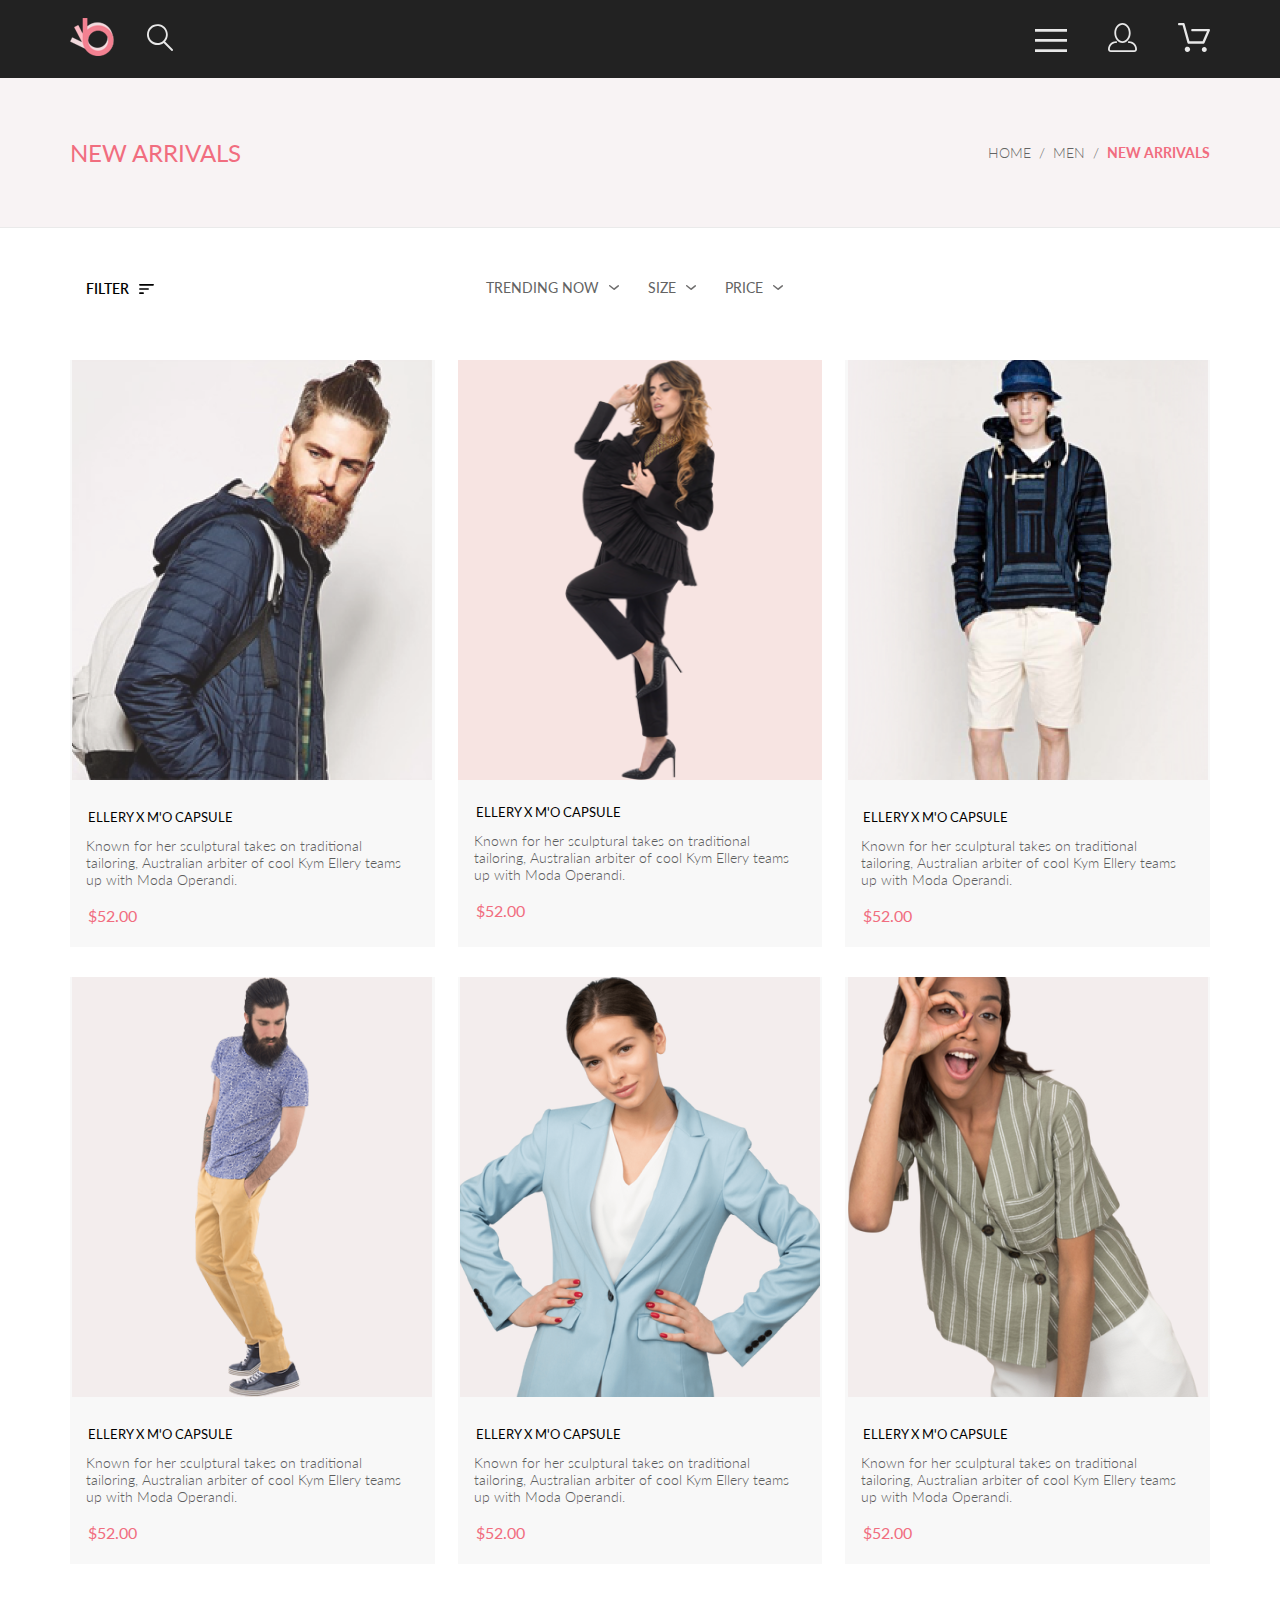
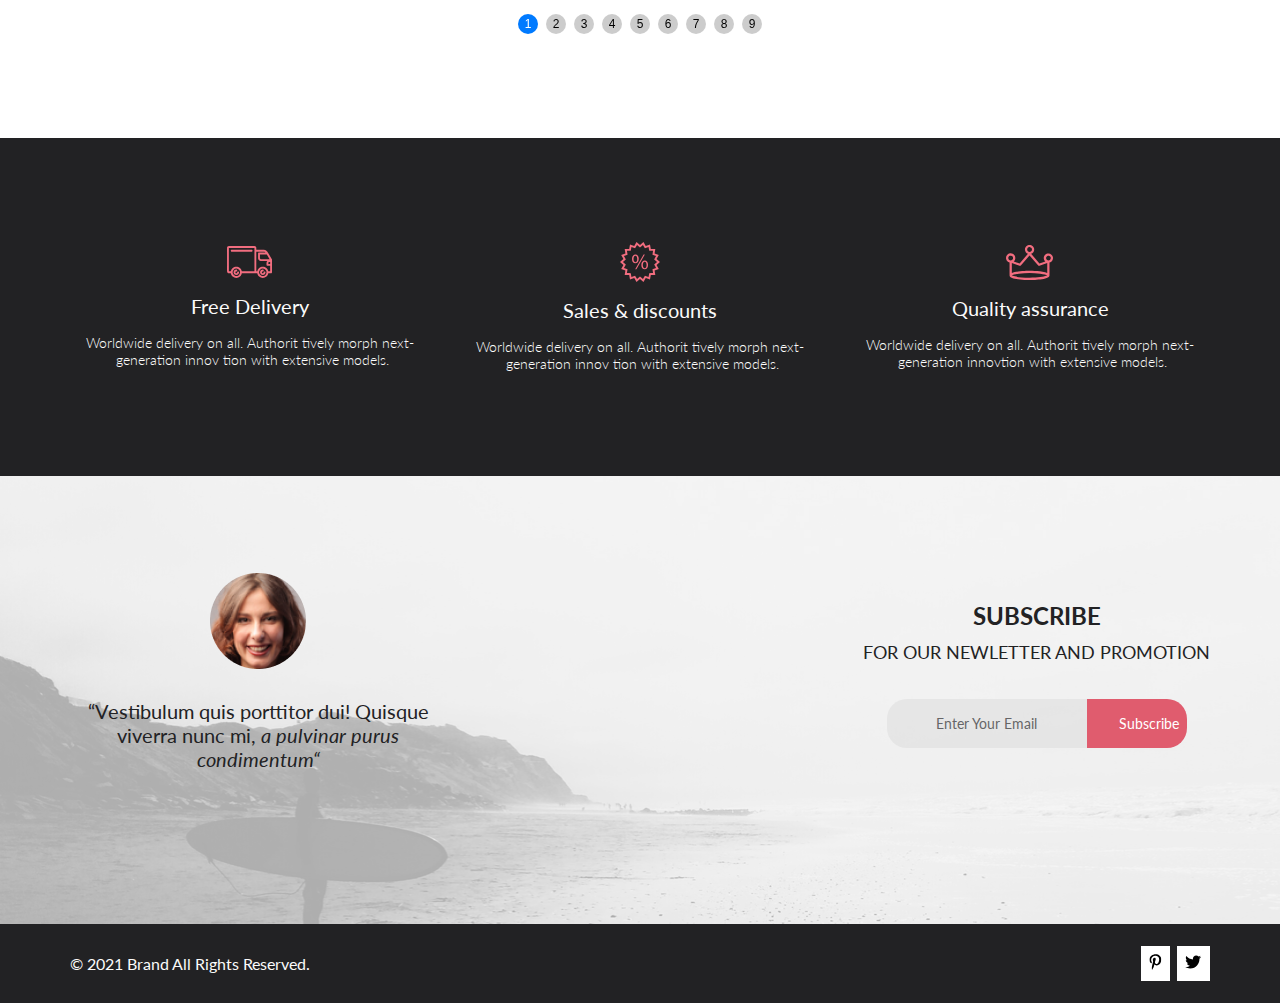
<file: catalog.html>
<!DOCTYPE html>
<html lang="en">

<head>
    <meta charset="UTF-8">
    <meta http-equiv="X-UA-Compatible" content="IE=edge">
    <meta name="viewport" content="width=device-width, initial-scale=1.0">
    <link rel="preconnect" href="https://fonts.googleapis.com">
    <link rel="preconnect" href="https://fonts.gstatic.com" crossorigin>
    <link rel="stylesheet" href="https://cdn.jsdelivr.net/npm/swiper@11/swiper-bundle.min.css" />
    <link
        href="https://fonts.googleapis.com/css2?family=Lato:ital,wght@0,300;0,400;0,700;0,900;1,300&family=Mulish:wght@400;500;600;700&family=Open+Sans:wght@400;600&family=Roboto:ital,wght@0,500;1,100&display=swap"
        rel="stylesheet">
    <link rel="stylesheet" href="style.css">
    <title>Catalog</title>
</head>

<body>

    <header>

        <div class="header center header-flex">
            <div class="header-left">
                <a href="index.html"><img src="img/header_logo.png" alt="logo"></a>
                <a href="catalog.html">
                    <svg width="26" height="27" viewBox="0 0 26 27" fill="none" xmlns="http://www.w3.org/2000/svg">
                        <path
                            d="M18.0589 17.6249C19.6705 15.8648 20.6275 13.6038 20.769 11.2215C20.9106 8.8392 20.2281 6.48075 18.8362 4.5422C17.4443 2.60365 15.4278 1.20306 13.1252 0.575643C10.8227 -0.0517774 8.37437 0.132183 6.19143 1.09663C4.0085 2.06108 2.22389 3.74727 1.1373 5.87205C0.0507149 7.99682 -0.271678 10.4308 0.224264 12.7652C0.720206 15.0996 2.00428 17.1922 3.86085 18.6917C5.71741 20.1912 8.0334 21.0063 10.4199 20.9999C12.6723 21.003 14.8638 20.269 16.6599 18.9099L24.4079 26.7169C24.4934 26.806 24.5958 26.8771 24.7091 26.926C24.8225 26.975 24.9444 27.0008 25.0679 27.0019C25.1916 27.0023 25.314 26.9772 25.4276 26.9282C25.5411 26.8792 25.6434 26.8072 25.7279 26.7169C25.9018 26.536 25.999 26.2949 25.999 26.0439C25.999 25.793 25.9018 25.5518 25.7279 25.3709L18.0589 17.6249ZM1.88589 10.4999C1.89873 8.81465 2.41021 7.17089 3.35586 5.77587C4.30151 4.38086 5.63899 3.29703 7.1997 2.66102C8.76042 2.02501 10.4745 1.86529 12.1258 2.202C13.7772 2.53871 15.2919 3.35678 16.479 4.55307C17.6661 5.74935 18.4725 7.27031 18.7965 8.92421C19.1204 10.5781 18.9475 12.2909 18.2995 13.8467C17.6515 15.4024 16.5574 16.7315 15.1551 17.6664C13.7529 18.6013 12.1052 19.1001 10.4199 19.0999C8.14843 19.0891 5.97409 18.1774 4.3741 16.5651C2.77412 14.9527 1.87924 12.7714 1.88589 10.4999Z"
                            fill="#E8E8E8" />
                    </svg>
                </a>
            </div>

            <div class="header-right">

                <label for="burger" class="pointer">
                    <svg width="32" height="23" viewBox="0 0 32 23" fill="none" xmlns="http://www.w3.org/2000/svg">
                        <path d="M0 23V20.31H32V23H0ZM0 12.76V10.07H32V12.76H0ZM0 2.69V0H32V2.69H0Z" fill="#E8E8E8" />
                    </svg>
                </label>
                <input type="checkbox" name="burger" id="burger">

                <nav class="nav">
                    <div class="burger-menu">
                        <h4 class="burger-menu__heading">MENU</h4>
                        <h5 class="burger-menu__subheading">MAN</h5>
                        <a href="#" class="burger-menu__link">Accessories</a>
                        <a href="#" class="burger-menu__link">Bags</a>
                        <a href="#" class="burger-menu__link">Denim</a>
                        <a href="#" class="burger-menu__link">T-Shirts</a>
                        <h5 class="burger-menu__subheading">WOMAN</h5>
                        <a href="#" class="burger-menu__link">Accessories</a>
                        <a href="#" class="burger-menu__link">Jackets & Coats</a>
                        <a href="#" class="burger-menu__link">Polos</a>
                        <a href="#" class="burger-menu__link">T-Shirts</a>
                        <a href="#" class="burger-menu__link">Shirts</a>
                        <h5 class="burger-menu__subheading">KIDS</h5>
                        <a href="#" class="burger-menu__link">Accessories</a>
                        <a href="#" class="burger-menu__link">Jackets & Coats</a>
                        <a href="#" class="burger-menu__link">Polos</a>
                        <a href="#" class="burger-menu__link">T-Shirts</a>
                        <a href="#" class="burger-menu__link">Shirts</a>
                        <a href="#" class="burger-menu__link">Bags</a>

                    </div>
                </nav>

                <a class="mobile_display_none" href="registration.html">
                    <svg width="29" height="29" viewBox="0 0 29 29" fill="none" xmlns="http://www.w3.org/2000/svg">
                        <path
                            d="M14.5 19.937C19 19.937 22.656 15.464 22.656 9.968C22.656 4.472 19 0 14.5 0C13.3631 0.0217413 12.2463 0.303398 11.2351 0.823397C10.2239 1.34339 9.34507 2.08794 8.66602 3C7.12663 4.99573 6.30819 7.45381 6.34399 9.974C6.34399 15.465 10 19.937 14.5 19.937ZM14.5 1.813C18 1.813 20.844 5.472 20.844 9.969C20.844 14.466 17.998 18.125 14.5 18.125C11.002 18.125 8.15603 14.465 8.15503 9.969C8.15403 5.473 11 1.813 14.5 1.813ZM20.844 18.125C20.6036 18.125 20.373 18.2205 20.203 18.3905C20.033 18.5605 19.9375 18.7911 19.9375 19.0315C19.9375 19.2719 20.033 19.5025 20.203 19.6725C20.373 19.8425 20.6036 19.938 20.844 19.938C22.526 19.9399 24.1386 20.6088 25.3279 21.7982C26.5172 22.9875 27.1861 24.6 27.188 26.282C27.1875 26.5221 27.0918 26.7523 26.922 26.9221C26.7522 27.0918 26.5221 27.1875 26.282 27.188H2.71997C2.47985 27.1875 2.24975 27.0918 2.07996 26.9221C1.91016 26.7523 1.81449 26.5221 1.81396 26.282C1.81608 24.6001 2.48517 22.9877 3.67444 21.7985C4.86371 20.6092 6.47608 19.9401 8.15796 19.938C8.39824 19.938 8.62868 19.8425 8.79858 19.6726C8.96849 19.5027 9.06396 19.2723 9.06396 19.032C9.06396 18.7917 8.96849 18.5613 8.79858 18.3914C8.62868 18.2215 8.39824 18.126 8.15796 18.126C5.99541 18.1279 3.92201 18.9875 2.39258 20.5164C0.863144 22.0453 0.00264777 24.1185 0 26.281C0.000794067 27.0019 0.287502 27.693 0.797241 28.2027C1.30698 28.7125 1.99811 28.9992 2.71899 29H26.282C27.0027 28.9989 27.6936 28.7121 28.2031 28.2024C28.7126 27.6927 28.9992 27.0017 29 26.281C28.9974 24.1187 28.1372 22.0457 26.6083 20.5168C25.0793 18.9878 23.0063 18.1276 20.844 18.125Z"
                            fill="#E8E8E8" />
                    </svg>
                </a>

                <a class="mobile_display_none" href="cart.html">
                    <svg width="32" height="29" viewBox="0 0 32 29" fill="none" xmlns="http://www.w3.org/2000/svg">
                        <path
                            d="M26.1998 29C25.5521 28.9738 24.9404 28.6948 24.4961 28.2227C24.0518 27.7506 23.8103 27.1232 23.8234 26.475C23.8365 25.8269 24.1032 25.2097 24.5662 24.7559C25.0292 24.3022 25.6516 24.048 26.2999 24.048C26.9482 24.048 27.5706 24.3022 28.0336 24.7559C28.4966 25.2097 28.7633 25.8269 28.7764 26.475C28.7895 27.1232 28.5479 27.7506 28.1036 28.2227C27.6593 28.6948 27.0477 28.9738 26.3999 29H26.1998ZM6.75183 26.32C6.75183 25.79 6.90901 25.2718 7.20349 24.8311C7.49797 24.3904 7.91654 24.0469 8.40625 23.844C8.89596 23.6412 9.43484 23.5881 9.95471 23.6915C10.4746 23.7949 10.9521 24.0502 11.3269 24.425C11.7017 24.7998 11.957 25.2773 12.0604 25.7972C12.1638 26.317 12.1107 26.8559 11.9078 27.3456C11.705 27.8353 11.3615 28.2539 10.9208 28.5483C10.4801 28.8428 9.96194 29 9.43188 29C9.07977 29.0003 8.73102 28.9311 8.40564 28.7966C8.08026 28.662 7.7846 28.4646 7.53552 28.2158C7.28645 27.9669 7.08891 27.6713 6.9541 27.3461C6.81929 27.0208 6.74988 26.6721 6.74988 26.32H6.75183ZM10.5519 20.686C10.2924 20.6868 10.0398 20.6024 9.83301 20.4457C9.62617 20.2891 9.47648 20.0689 9.40686 19.819L4.57385 2.36401H1.18091C0.867422 2.36401 0.566761 2.23947 0.345093 2.01781C0.123425 1.79614 -0.00109863 1.49549 -0.00109863 1.18201C-0.00109863 0.868519 0.123425 0.567873 0.345093 0.346205C0.566761 0.124537 0.867422 5.81268e-06 1.18091 5.81268e-06H5.46191C5.7214 -0.00080736 5.97394 0.0837201 6.18066 0.240568C6.38739 0.397416 6.53674 0.617884 6.60583 0.868006L11.4388 18.323H24.6168L28.9999 8.27501H14.3999C14.2417 8.27961 14.0843 8.25242 13.9368 8.19507C13.7893 8.13771 13.6548 8.05134 13.5413 7.94108C13.4277 7.83082 13.3375 7.69891 13.2759 7.55315C13.2143 7.40739 13.1825 7.25075 13.1825 7.0925C13.1825 6.93426 13.2143 6.77762 13.2759 6.63186C13.3375 6.4861 13.4277 6.35419 13.5413 6.24393C13.6548 6.13367 13.7893 6.0473 13.9368 5.98994C14.0843 5.93259 14.2417 5.90541 14.3999 5.91001H30.8129C31.0086 5.90996 31.2011 5.95866 31.3733 6.05172C31.5454 6.14478 31.6917 6.27926 31.7988 6.44301C31.9067 6.60729 31.9723 6.79569 31.9897 6.99145C32.0072 7.18721 31.976 7.38424 31.8989 7.565L26.4939 19.977C26.4015 20.1876 26.2499 20.3668 26.0574 20.4927C25.8649 20.6186 25.6399 20.6858 25.4099 20.686H10.5519Z"
                            fill="#E8E8E8" />
                    </svg>
                </a>

            </div>

        </div>

    </header>


    <section class="new__arrivals">
        <div class="new__arrivals__content center">
            <div class="new__arrivals__content__left">
                <h2 class="new__arrivals__content__title">NEW ARRIVALS </h2>
            </div>
            <div class="breadcrumbs">
                <a href="#" class="breadcrumbs__link">HOME</a>
                <a href="#" class="breadcrumbs__link">MEN</a>
                <a href="#" class="breadcrumbs__link">NEW ARRIVALS</a>
            </div>
        </div>
    </section>

    <section class="section-filters">
        <div class="filter-sort center">
            <div class="filter__box">
                <details class="filter">
                    <summary class="filter__summary"><span class="mobile-none">
                            FILTER</span>
                        <svg class="filter-icon" width="15" height="10" viewBox="0 0 15 10" fill="none"
                            xmlns="http://www.w3.org/2000/svg">
                            <path
                                d="M0.833333 10H4.16667C4.625 10 5 9.625 5 9.16667C5 8.70833 4.625 8.33333 4.16667 8.33333H0.833333C0.375 8.33333 0 8.70833 0 9.16667C0 9.625 0.375 10 0.833333 10ZM0 0.833333C0 1.29167 0.375 1.66667 0.833333 1.66667H14.1667C14.625 1.66667 15 1.29167 15 0.833333C15 0.375 14.625 0 14.1667 0H0.833333C0.375 0 0 0.375 0 0.833333ZM0.833333 5.83333H9.16667C9.625 5.83333 10 5.45833 10 5C10 4.54167 9.625 4.16667 9.16667 4.16667H0.833333C0.375 4.16667 0 4.54167 0 5C0 5.45833 0.375 5.83333 0.833333 5.83333Z"
                                fill="black" />
                        </svg>
                    </summary>
                    <details class="filter__parameters" open>
                        <summary class="filter__heading">CATEGORY</summary>
                        <div class="filter__link__box">
                            <a href="#" class="filter__link">Accessories</a>
                            <a href="#" class="filter__link">Bags</a>
                            <a href="#" class="filter__link">Denim</a>
                            <a href="#" class="filter__link">Hoodies & Sweatshirts</a>
                            <a href="#" class="filter__link">Jackets & Coats</a>
                            <a href="#" class="filter__link">Polos</a>
                            <a href="#" class="filter__link">Shirts</a>
                            <a href="#" class="filter__link">Shoes</a>
                            <a href="#" class="filter__link">Sweaters & Knits</a>
                            <a href="#" class="filter__link">T-Shirts</a>
                            <a href="#" class="filter__link">Tanks</a>
                        </div>
                    </details>
                    <details class="filter__parameters">
                        <summary class="filter__heading">BRAND</summary>
                        <div class="filter__link__box">
                            <a href="#" class="filter__link">some brand</a>
                            <a href="#" class="filter__link">other brand</a>
                            <a href="#" class="filter__link">any brand</a>
                            <a href="#" class="filter__link">cheap brand</a>
                            <a href="#" class="filter__link">no brand</a>
                        </div>
                    </details>
                    <details class="filter__parameters">
                        <summary class="filter__heading">DESIGNER</summary>
                        <div class="filter__link__box">
                            <a href="#" class="filter__link">MASHA</a>
                            <a href="#" class="filter__link">PASHA</a>
                            <a href="#" class="filter__link">SASHA</a>
                            <a href="#" class="filter__link">DASHA</a>
                            <a href="#" class="filter__link">NATASHA</a>
                            <a href="#" class="filter__link">VASYA</a>

                        </div>
                    </details>


                </details>
            </div>

            <div class="sort">
                <details class="sort__details">
                    <summary class="sort__summary">TRENDING NOW
                        <svg width="11" height="5" viewBox="0 0 11 5" fill="none" xmlns="http://www.w3.org/2000/svg">
                            <path
                                d="M5.00214 5.00214C4.83521 5.00247 4.67343 4.94433 4.54488 4.83782L0.258102 1.2655C0.112196 1.14422 0.0204417 0.969958 0.00302325 0.781035C-0.0143952 0.592112 0.0439493 0.404007 0.165221 0.258101C0.286493 0.112196 0.460759 0.0204417 0.649682 0.00302327C0.838605 -0.0143952 1.02671 0.043949 1.17262 0.165221L5.00214 3.36602L8.83167 0.279536C8.90475 0.220188 8.98884 0.175869 9.0791 0.149125C9.16937 0.122382 9.26403 0.113741 9.35764 0.1237C9.45126 0.133659 9.54198 0.162021 9.6246 0.207156C9.70722 0.252292 9.7801 0.313311 9.83906 0.386705C9.90449 0.460167 9.95405 0.546351 9.98462 0.639855C10.0152 0.733359 10.0261 0.83217 10.0167 0.930097C10.0073 1.02802 9.97784 1.12296 9.93005 1.20895C9.88227 1.29494 9.81723 1.37013 9.73904 1.42982L5.45225 4.88068C5.32002 4.97036 5.16154 5.01312 5.00214 5.00214Z"
                                fill="#6F6E6E" />
                        </svg>
                    </summary>
                    <div class="sort__for__trending">
                        Lorem ipsum dolor sit amet, consectetur adipisicing elit. Omnis architecto et culpa ullam
                        numquam
                        aperiam.</div>
                </details>
                <details class="sort__details">
                    <summary class="sort__summary">SIZE
                        <svg width="11" height="5" viewBox="0 0 11 5" fill="none" xmlns="http://www.w3.org/2000/svg">
                            <path
                                d="M5.00214 5.00214C4.83521 5.00247 4.67343 4.94433 4.54488 4.83782L0.258102 1.2655C0.112196 1.14422 0.0204417 0.969958 0.00302325 0.781035C-0.0143952 0.592112 0.0439493 0.404007 0.165221 0.258101C0.286493 0.112196 0.460759 0.0204417 0.649682 0.00302327C0.838605 -0.0143952 1.02671 0.043949 1.17262 0.165221L5.00214 3.36602L8.83167 0.279536C8.90475 0.220188 8.98884 0.175869 9.0791 0.149125C9.16937 0.122382 9.26403 0.113741 9.35764 0.1237C9.45126 0.133659 9.54198 0.162021 9.6246 0.207156C9.70722 0.252292 9.7801 0.313311 9.83906 0.386705C9.90449 0.460167 9.95405 0.546351 9.98462 0.639855C10.0152 0.733359 10.0261 0.83217 10.0167 0.930097C10.0073 1.02802 9.97784 1.12296 9.93005 1.20895C9.88227 1.29494 9.81723 1.37013 9.73904 1.42982L5.45225 4.88068C5.32002 4.97036 5.16154 5.01312 5.00214 5.00214Z"
                                fill="#6F6E6E" />
                        </svg>
                    </summary>
                    <div class="sort__checkbox">
                        <label><input type="checkbox" name="#" id="XS">XS</label>
                        <label><input type="checkbox" name="#" id="S">S</label>
                        <label><input type="checkbox" name="#" id="M">M</label>
                        <label><input type="checkbox" name="#" id="L">L</label>
                    </div>
                </details>
                <details class="sort__details">
                    <summary class="sort__summary">PRICE
                        <svg width="11" height="5" viewBox="0 0 11 5" fill="none" xmlns="http://www.w3.org/2000/svg">
                            <path
                                d="M5.00214 5.00214C4.83521 5.00247 4.67343 4.94433 4.54488 4.83782L0.258102 1.2655C0.112196 1.14422 0.0204417 0.969958 0.00302325 0.781035C-0.0143952 0.592112 0.0439493 0.404007 0.165221 0.258101C0.286493 0.112196 0.460759 0.0204417 0.649682 0.00302327C0.838605 -0.0143952 1.02671 0.043949 1.17262 0.165221L5.00214 3.36602L8.83167 0.279536C8.90475 0.220188 8.98884 0.175869 9.0791 0.149125C9.16937 0.122382 9.26403 0.113741 9.35764 0.1237C9.45126 0.133659 9.54198 0.162021 9.6246 0.207156C9.70722 0.252292 9.7801 0.313311 9.83906 0.386705C9.90449 0.460167 9.95405 0.546351 9.98462 0.639855C10.0152 0.733359 10.0261 0.83217 10.0167 0.930097C10.0073 1.02802 9.97784 1.12296 9.93005 1.20895C9.88227 1.29494 9.81723 1.37013 9.73904 1.42982L5.45225 4.88068C5.32002 4.97036 5.16154 5.01312 5.00214 5.00214Z"
                                fill="#6F6E6E" />
                        </svg>
                    </summary>
                    <div class="sort__price">
                        <label><input type="radio" name="price" id="less1000">min</label>
                        <label><input type="radio" name="price" id="less2000">max</label>

                    </div>
                </details>
            </div>
        </div>

    </section>



    <section class="section-products center">

    </section>


    <section class="catalog-swiper">
        <div class="swiper mySwiper">
            <div class="swiper-wrapper">
                <div class="swiper-slide">
                    <div class="products center">
                        <div class="product__box">
                            <img class="product__box__image" src="img/items/item1.png" alt="item1">
                            <a class="add_to_cart" href="#"><img src="img/to_basket.svg" alt="to_basket">

                                Add to cart </a>
                            <h4 class="product__box__subtitle">ELLERY X M'O CAPSULE</h4>
                            <p class="product__box__dscr">Known for her sculptural takes on traditional tailoring,
                                Australian
                                arbiter of cool Kym Ellery teams up with Moda Operandi.</p>
                            <p class="price">$52.00</p>

                        </div>
                        <div class="product__box">
                            <div class="background-pink product__box__image"><img src="img/items/item2.png" alt="item2">
                            </div>

                            <a class="add_to_cart" href="#"><img src="img/to_basket.svg" alt="to_basket">

                                Add to cart </a>
                            <h4 class="product__box__subtitle">ELLERY X M'O CAPSULE</h4>
                            <p class="product__box__dscr">Known for her sculptural takes on traditional tailoring,
                                Australian
                                arbiter of cool Kym Ellery teams up with Moda Operandi.</p>
                            <p class="price">$52.00</p>
                        </div>
                        <div class="product__box">
                            <img class="product__box__image" src="img/items/item3.png" alt="item3">

                            <a class="add_to_cart" href="#"><img src="img/to_basket.svg" alt="to_basket">

                                Add to cart </a>
                            <h4 class="product__box__subtitle">ELLERY X M'O CAPSULE</h4>
                            <p class="product__box__dscr">Known for her sculptural takes on traditional tailoring,
                                Australian
                                arbiter of cool Kym Ellery teams up with Moda Operandi.</p>
                            <p class="price">$52.00</p>
                        </div>
                        <div class="product__box">
                            <img class="product__box__image" src="img/items/item4.png" alt="item4">

                            <a class="add_to_cart" href="#"><img src="img/to_basket.svg" alt="to_basket">

                                Add to cart </a>
                            <h4 class="product__box__subtitle">ELLERY X M'O CAPSULE</h4>
                            <p class="product__box__dscr">Known for her sculptural takes on traditional tailoring,
                                Australian
                                arbiter of cool Kym Ellery teams up with Moda Operandi.</p>
                            <p class="price">$52.00</p>
                        </div>
                        <div class="product__box">
                            <img class="product__box__image" src="img/items/item5.png" alt="item5">

                            <a class="add_to_cart" href="#"><img src="img/to_basket.svg" alt="to_basket">

                                Add to cart </a>
                            <h4 class="product__box__subtitle">ELLERY X M'O CAPSULE</h4>
                            <p class="product__box__dscr">Known for her sculptural takes on traditional tailoring,
                                Australian
                                arbiter of cool Kym Ellery teams up with Moda Operandi.</p>
                            <p class="price">$52.00</p>
                        </div>
                        <div class="product__box">
                            <img class="product__box__image" src="img/items/item6.png" alt="item6">

                            <a class="add_to_cart" href="#"><img src="img/to_basket.svg" alt="to_basket">

                                Add to cart </a>
                            <h4 class="product__box__subtitle">ELLERY X M'O CAPSULE</h4>
                            <p class="product__box__dscr">Known for her sculptural takes on traditional tailoring,
                                Australian
                                arbiter of cool Kym Ellery teams up with Moda Operandi.</p>
                            <p class="price">$52.00</p>
                        </div>
                    </div>
                </div>

                <div class="swiper-slide">
                    <div class="products center">
                        <div class="product__box">
                            <img class="product__box__image" src="img/items/item8.png" alt="item8">
                            <a class="add_to_cart" href="#"><img src="img/to_basket.svg" alt="to_basket">

                                Add to cart </a>
                            <h4 class="product__box__subtitle">ELLERY X M'O CAPSULE</h4>
                            <p class="product__box__dscr">Known for her sculptural takes on traditional tailoring,
                                Australian
                                arbiter of cool Kym Ellery teams up with Moda Operandi.</p>
                            <p class="price">$52.00</p>

                        </div>
                        <div class="product__box">
                            <div class="product__box__image"><img src="img/items/item9.png" alt="item9"></div>

                            <a class="add_to_cart" href="#"><img src="img/to_basket.svg" alt="to_basket">

                                Add to cart </a>
                            <h4 class="product__box__subtitle">ELLERY X M'O CAPSULE</h4>
                            <p class="product__box__dscr">Known for her sculptural takes on traditional tailoring,
                                Australian
                                arbiter of cool Kym Ellery teams up with Moda Operandi.</p>
                            <p class="price">$52.00</p>
                        </div>
                        <div class="product__box">
                            <img class=" product__box__image" src="img/items/item5.png" alt="item5">

                            <a class="add_to_cart" href="#"><img src="img/to_basket.svg" alt="to_basket">

                                Add to cart </a>
                            <h4 class="product__box__subtitle">ELLERY X M'O CAPSULE</h4>
                            <p class="product__box__dscr">Known for her sculptural takes on traditional tailoring,
                                Australian
                                arbiter of cool Kym Ellery teams up with Moda Operandi.</p>
                            <p class="price">$52.00</p>
                        </div>
                        <div class="product__box">
                            <img class="product__box__image" src="img/items/item10.png" alt="item10">

                            <a class="add_to_cart" href="#"><img src="img/to_basket.svg" alt="to_basket">

                                Add to cart </a>
                            <h4 class="product__box__subtitle">ELLERY X M'O CAPSULE</h4>
                            <p class="product__box__dscr">Known for her sculptural takes on traditional tailoring,
                                Australian
                                arbiter of cool Kym Ellery teams up with Moda Operandi.</p>
                            <p class="price">$52.00</p>
                        </div>
                        <div class="product__box">
                            <img class="product__box__image" src="img/items/item11.png" alt="item11">

                            <a class="add_to_cart" href="#"><img src="img/to_basket.svg" alt="to_basket">

                                Add to cart </a>
                            <h4 class="product__box__subtitle">ELLERY X M'O CAPSULE</h4>
                            <p class="product__box__dscr">Known for her sculptural takes on traditional tailoring,
                                Australian
                                arbiter of cool Kym Ellery teams up with Moda Operandi.</p>
                            <p class="price">$52.00</p>
                        </div>
                        <div class="product__box">
                            <img class="product__box__image" src="img/items/item12.png" alt="item12">

                            <a class="add_to_cart" href="#"><img src="img/to_basket.svg" alt="to_basket">

                                Add to cart </a>
                            <h4 class="product__box__subtitle">ELLERY X M'O CAPSULE</h4>
                            <p class="product__box__dscr">Known for her sculptural takes on traditional tailoring,
                                Australian
                                arbiter of cool Kym Ellery teams up with Moda Operandi.</p>
                            <p class="price">$52.00</p>
                        </div>
                    </div>
                </div>
                <div class="swiper-slide">Slide 3</div>
                <div class="swiper-slide">Slide 4</div>
                <div class="swiper-slide">Slide 5</div>
                <div class="swiper-slide">Slide 6</div>
                <div class="swiper-slide">Slide 7</div>
                <div class="swiper-slide">Slide 8</div>
                <div class="swiper-slide">Slide 9</div>
            </div>
            <div class="swiper-pagination"></div>
        </div>
    </section>

    <section class="conditions">
        <div class="center conditions-flex">
            <div class="conditions__item">
                <svg width="46" height="32" viewBox="0 0 46 32" fill="none" xmlns="http://www.w3.org/2000/svg">
                    <path
                        d="M30.2868 27.2429H14.8098C14.6026 28.5509 13.9355 29.742 12.9285 30.6021C11.9215 31.4621 10.6406 31.9346 9.31633 31.9346C7.99203 31.9346 6.71117 31.4621 5.70415 30.6021C4.69713 29.742 4.03003 28.5509 3.82283 27.2429H1.88582C1.391 27.2397 0.91765 27.0404 0.569536 26.6887C0.221422 26.337 0.0269624 25.8618 0.0288259 25.3669V1.87695C0.0266969 1.38195 0.221028 0.906335 0.56917 0.554443C0.917313 0.202551 1.39082 0.00317363 1.88582 0H27.4368C27.9318 0.00317353 28.4051 0.202522 28.7531 0.554443C29.1011 0.906364 29.2952 1.38204 29.2928 1.87695V3.78198H36.4138C36.4942 3.78164 36.5742 3.79208 36.6518 3.81299C38.9518 4.01299 40.1088 5.2129 41.3288 7.2749L44.8878 13.3689C44.9727 13.5136 45.0176 13.6782 45.0178 13.8459V26.304C45.0189 26.5515 44.9216 26.7892 44.7475 26.9651C44.5733 27.141 44.3364 27.2406 44.0888 27.2419H41.2748C41.0676 28.5499 40.4005 29.741 39.3935 30.6011C38.3865 31.4611 37.1056 31.9336 35.7813 31.9336C34.457 31.9336 33.1762 31.4611 32.1691 30.6011C31.1621 29.741 30.495 28.5499 30.2878 27.2419L30.2868 27.2429ZM32.0648 26.304C32.0727 27.0369 32.2973 27.7511 32.7102 28.3567C33.1231 28.9623 33.706 29.4322 34.3854 29.7073C35.0649 29.9824 35.8105 30.0503 36.5284 29.9026C37.2464 29.7548 37.9046 29.398 38.4202 28.877C38.9358 28.3559 39.2857 27.6941 39.426 26.9746C39.5662 26.2551 39.4905 25.5103 39.2083 24.8337C38.9262 24.1572 38.4502 23.5794 37.8403 23.1729C37.2304 22.7663 36.5138 22.5491 35.7808 22.5488C34.7905 22.5552 33.8431 22.9543 33.1464 23.6582C32.4498 24.3621 32.0608 25.3136 32.0648 26.304ZM5.60085 26.304C5.60874 27.0369 5.83327 27.7511 6.2462 28.3567C6.65914 28.9623 7.24201 29.4322 7.92143 29.7073C8.60086 29.9824 9.34648 30.0503 10.0644 29.9026C10.7824 29.7548 11.4406 29.398 11.9562 28.877C12.4718 28.3559 12.8217 27.6941 12.962 26.9746C13.1022 26.2551 13.0265 25.5103 12.7443 24.8337C12.4622 24.1572 11.9862 23.5794 11.3763 23.1729C10.7664 22.7663 10.0498 22.5491 9.31682 22.5488C8.3263 22.5549 7.37866 22.9537 6.68181 23.6577C5.98496 24.3617 5.59585 25.3134 5.59984 26.304H5.60085ZM41.2728 25.366H43.1588V19.7478H40.4228C40.3002 19.7473 40.1789 19.7227 40.0659 19.6753C39.9528 19.6279 39.8502 19.5585 39.7639 19.4714C39.6776 19.3843 39.6094 19.281 39.563 19.1675C39.5167 19.054 39.4932 18.9324 39.4938 18.8098V16.9629C39.4935 16.2423 39.7691 15.5488 40.2638 15.0249H33.8848C33.8076 15.0248 33.7307 15.015 33.6558 14.9958C32.9511 14.933 32.2956 14.6081 31.819 14.0852C31.3423 13.5623 31.0793 12.8794 31.0818 12.1719V7.47192C31.0812 7.34927 31.1047 7.22758 31.151 7.11401C31.1973 7.00044 31.2656 6.89725 31.3519 6.81006C31.4381 6.72286 31.5407 6.6535 31.6538 6.60596C31.7669 6.55841 31.8882 6.53361 32.0108 6.53296H38.4938C38.1495 6.21428 37.7421 5.97123 37.2981 5.81982C36.854 5.66842 36.3831 5.61187 35.9158 5.65381H29.2928V25.3618H30.2868C30.494 24.0538 31.1611 22.8627 32.1682 22.0027C33.1752 21.1426 34.456 20.6702 35.7803 20.6702C37.1046 20.6702 38.3855 21.1426 39.3925 22.0027C40.3995 22.8627 41.0666 24.0538 41.2738 25.3618L41.2728 25.366ZM14.8088 25.366H27.4358V1.87598H1.88582V25.366H3.82283C4.03003 24.058 4.69713 22.8666 5.70415 22.0066C6.71117 21.1465 7.99203 20.6741 9.31633 20.6741C10.6406 20.6741 11.9215 21.1465 12.9285 22.0066C13.9355 22.8666 14.6026 24.058 14.8098 25.366H14.8088ZM41.3508 16.9658V17.875H43.1588V16.0278H42.2798C42.033 16.0294 41.7968 16.1288 41.6229 16.304C41.449 16.4792 41.3516 16.716 41.3518 16.9629L41.3508 16.9658ZM32.9378 12.1738C32.9368 12.4263 33.0359 12.6691 33.2134 12.8486C33.3909 13.0282 33.6324 13.13 33.8848 13.1318C33.9487 13.1316 34.0124 13.1384 34.0748 13.1519H42.5998L39.8339 8.41602H32.9338L32.9378 12.1738ZM33.0308 26.3059C33.0279 25.5734 33.3157 24.8695 33.8311 24.3489C34.3464 23.8283 35.0473 23.5333 35.7798 23.5288C36.0286 23.5288 36.2672 23.6278 36.4431 23.8037C36.619 23.9796 36.7178 24.218 36.7178 24.4668C36.7178 24.7156 36.619 24.9542 36.4431 25.1301C36.2672 25.306 36.0286 25.4048 35.7798 25.4048C35.6015 25.4032 35.4267 25.4548 35.2777 25.5527C35.1286 25.6507 35.012 25.7905 34.9427 25.9548C34.8733 26.1191 34.8544 26.3005 34.8882 26.4756C34.922 26.6507 35.0071 26.8118 35.1326 26.9385C35.2582 27.0651 35.4185 27.1516 35.5933 27.187C35.7681 27.2224 35.9494 27.2051 36.1144 27.1372C36.2793 27.0693 36.4203 26.9538 36.5196 26.8057C36.6188 26.6575 36.6718 26.4833 36.6718 26.3049C36.6718 26.0587 36.7696 25.8226 36.9438 25.6484C37.1179 25.4743 37.3541 25.3765 37.6003 25.3765C37.8466 25.3765 38.0828 25.4743 38.2569 25.6484C38.431 25.8226 38.5288 26.0587 38.5288 26.3049C38.5288 27.0343 38.2391 27.7338 37.7234 28.2495C37.2077 28.7652 36.5082 29.0549 35.7788 29.0549C35.0495 29.0549 34.35 28.7652 33.8343 28.2495C33.3186 27.7338 33.0288 27.0343 33.0288 26.3049L33.0308 26.3059ZM6.56682 26.3059C6.56389 25.5734 6.85171 24.8695 7.36708 24.3489C7.88245 23.8283 8.58329 23.5333 9.31584 23.5288C9.56462 23.5288 9.8032 23.6278 9.97911 23.8037C10.155 23.9796 10.2538 24.218 10.2538 24.4668C10.2538 24.7156 10.155 24.9542 9.97911 25.1301C9.8032 25.306 9.56462 25.4048 9.31584 25.4048C9.13751 25.4032 8.9627 25.4548 8.81365 25.5527C8.66459 25.6507 8.548 25.7905 8.47865 25.9548C8.40931 26.1191 8.39033 26.3005 8.42415 26.4756C8.45797 26.6507 8.54305 26.8118 8.6686 26.9385C8.79414 27.0651 8.95449 27.1516 9.12929 27.187C9.30409 27.2224 9.48546 27.2051 9.65038 27.1372C9.8153 27.0693 9.95634 26.9538 10.0556 26.8057C10.1548 26.6575 10.2078 26.4833 10.2078 26.3049C10.2078 26.0587 10.3057 25.8226 10.4798 25.6484C10.6539 25.4743 10.8901 25.3765 11.1363 25.3765C11.3826 25.3765 11.6188 25.4743 11.7929 25.6484C11.967 25.8226 12.0648 26.0587 12.0648 26.3049C12.0648 27.0343 11.7751 27.7338 11.2594 28.2495C10.7437 28.7652 10.0442 29.0549 9.31484 29.0549C8.58549 29.0549 7.88601 28.7652 7.37029 28.2495C6.85456 27.7338 6.56484 27.0343 6.56484 26.3049L6.56682 26.3059ZM4.70885 5.65991C4.46008 5.65991 4.22149 5.56116 4.04558 5.38525C3.86967 5.20934 3.77083 4.9707 3.77083 4.72192C3.77083 4.47315 3.86967 4.2345 4.04558 4.05859C4.22149 3.88268 4.46008 3.78394 4.70885 3.78394H24.6088C24.8576 3.78394 25.0962 3.88268 25.2721 4.05859C25.448 4.2345 25.5468 4.47315 25.5468 4.72192C25.5468 4.9707 25.448 5.20934 25.2721 5.38525C25.0962 5.56116 24.8576 5.65991 24.6088 5.65991H4.70885Z"
                        fill="#F16D7F" />
                </svg>
                <h5 class="conditions__item__heading">Free Delivery</h5>
                <p class="conditions__item__text">Worldwide delivery on all. Authorit tively morph next-&nbsp;generation
                    innov
                    tion
                    with
                    extensive models.</p>
            </div>
            <div class="conditions__item">
                <svg width="40" height="40" viewBox="0 0 40 40" fill="none" xmlns="http://www.w3.org/2000/svg">
                    <path
                        d="M19.9939 37.0239L16.5229 39.9238L14.2349 36.0039L9.99487 37.5159L9.17285 33.0359L4.67987 32.991L5.41187 28.491L1.20386 26.8909L3.41388 22.925L-0.00012207 19.96L3.41187 16.9929L1.2019 13.0278L5.41089 11.428L4.67786 6.93286L9.17188 6.88892L9.9939 2.40894L14.2339 3.91992L16.5219 0L19.9929 2.8999L23.4639 0L25.7529 3.9209L29.9929 2.40894L30.8139 6.88989L35.3079 6.93481L34.5759 11.4299L38.7839 13.03L36.5739 16.9958L39.9859 19.9609L36.5739 22.928L38.7829 26.894L34.5739 28.4939L35.3069 32.988L30.8119 33.033L29.9909 37.5139L25.7529 36.0029L23.4639 39.9229L19.9939 37.0239ZM21.1999 35.541L22.9609 37.012L24.1219 35.022L24.9139 33.666L26.3819 34.189L28.5329 34.957L28.9499 32.6838L29.2349 31.1289L30.7959 31.113L33.0779 31.092L32.7059 28.8098L32.4519 27.25L33.9109 26.696L36.0449 25.8828L34.9249 23.873L34.1589 22.498L35.3419 21.4709L37.0759 19.9609L35.3429 18.4609L34.1599 17.4319L34.9259 16.0559L36.0469 14.0449L33.9129 13.2339L32.4539 12.6809L32.7089 11.1208L33.0809 8.83984L30.7989 8.81689L29.2389 8.80103L28.9539 7.24683L28.5379 4.97388L26.3859 5.74097L24.9179 6.26392L24.1249 4.90698L22.9629 2.91699L21.2009 4.38794L19.9958 5.39282L18.7909 4.38794L17.0299 2.91699L15.8689 4.90601L15.0769 6.26294L13.6078 5.73999L11.4579 4.97192L11.0399 7.24585L10.7549 8.80005L9.19489 8.81592L6.91388 8.83789L7.28589 11.1199L7.53986 12.678L6.08087 13.2329L3.94586 14.0439L5.06689 16.0549L5.83289 17.4299L4.6499 18.459L2.91589 19.967L4.64886 21.4739L5.83185 22.5029L5.06586 23.8779L3.94489 25.8879L6.07788 26.698L7.5379 27.2529L7.2829 28.812L6.91187 31.0959L9.19287 31.1189L10.7529 31.135L11.0379 32.6899L11.4549 34.9619L13.6069 34.1948L15.0759 33.6719L15.8679 35.0288L17.0299 37.019L18.7909 35.5479L19.9958 34.543L21.1999 35.541ZM21.3179 23.02C21.3179 20.093 22.8829 18.4648 24.7769 18.4648C26.7829 18.4648 28.0769 20.0279 28.0769 22.7949C28.0769 25.8539 26.4919 27.3718 24.6619 27.3718C22.8829 27.3718 21.3379 25.922 21.3179 23.02ZM22.8389 22.9319C22.8159 24.7829 23.5209 26.1899 24.7109 26.1899C25.9879 26.1899 26.5609 24.8049 26.5609 22.8899C26.5609 21.1249 26.0539 19.6528 24.7109 19.6528C23.4999 19.6488 22.8389 21.1029 22.8389 22.9309V22.9319ZM15.1938 27.332L23.6089 12.613H24.8419L16.4269 27.332H15.1938ZM11.9789 16.99C11.9789 14.09 13.5419 12.458 15.4369 12.458C17.4369 12.458 18.7629 14.022 18.7629 16.79C18.7629 19.848 17.1769 21.365 15.3269 21.365C13.5439 21.365 11.9999 19.915 11.9789 16.991V16.99ZM13.5209 16.9238C13.4769 18.7748 14.1618 20.1809 15.3708 20.1829C16.6479 20.1829 17.2209 18.7988 17.2209 16.8828C17.2209 15.1168 16.7139 13.645 15.3708 13.645C14.1618 13.642 13.5209 15.092 13.5209 16.925V16.9238Z"
                        fill="#F16D7F" />
                </svg>
                <h5 class="conditions__item__heading">Sales & discounts</h5>
                <p class="conditions__item__text">Worldwide delivery on all. Authorit tively morph next-&nbsp;generation
                    innov
                    tion
                    with
                    extensive models.</p>
            </div>
            <div class="conditions__item">
                <svg width="48" height="35" viewBox="0 0 48 35" fill="none" xmlns="http://www.w3.org/2000/svg">
                    <path
                        d="M42.393 8.53564C41.1766 8.52335 40.0049 8.99349 39.1342 9.84302C38.2635 10.6925 37.7647 11.8522 37.747 13.0686C37.7501 13.7086 37.8911 14.3405 38.1603 14.9211C38.4295 15.5018 38.8206 16.0176 39.3071 16.4336L33.4471 18.4888L25.1081 8.80566C26.0034 8.50693 26.7831 7.93646 27.3388 7.17358C27.8945 6.41071 28.1983 5.49331 28.2081 4.54956C28.1828 3.33432 27.6824 2.17743 26.814 1.3269C25.9457 0.476377 24.7785 0 23.563 0C22.3475 0 21.1804 0.476377 20.3121 1.3269C19.4437 2.17743 18.9432 3.33432 18.918 4.54956C18.9277 5.48395 19.2253 6.39274 19.7702 7.15186C20.3151 7.91097 21.0809 8.48368 21.9631 8.79175L13.611 18.4917L7.7531 16.4368C8.23917 16.0206 8.62989 15.5045 8.89873 14.9238C9.16757 14.3432 9.30822 13.7116 9.31108 13.0718C9.33412 12.195 9.10852 11.3296 8.66045 10.5757C8.21238 9.82172 7.56009 9.2099 6.77898 8.81104C5.99787 8.41217 5.11986 8.2424 4.24639 8.32153C3.37291 8.40067 2.53965 8.72555 1.84295 9.2583C1.14624 9.79105 0.614525 10.5101 0.309254 11.3323C0.00398245 12.1545 -0.0623783 13.0462 0.117848 13.9045C0.298073 14.7629 0.717494 15.5526 1.32769 16.1826C1.93788 16.8126 2.71394 17.2571 3.56609 17.4646V29.7556C3.57345 29.8376 3.59015 29.9184 3.61602 29.9966C3.58308 30.1233 3.56636 30.2538 3.56609 30.3848C3.56609 34.7968 21.485 34.9268 23.528 34.9268C25.571 34.9268 43.49 34.7978 43.49 30.3848C43.4893 30.2539 43.4725 30.1234 43.44 29.9966C43.4676 29.9189 43.4845 29.8379 43.49 29.7556V17.4646C44.5889 17.2244 45.5587 16.5828 46.2094 15.6653C46.8601 14.7478 47.1449 13.6204 47.0082 12.5039C46.8715 11.3874 46.323 10.3621 45.4701 9.62866C44.6173 8.89526 43.5214 8.50653 42.397 8.53857L42.393 8.53564ZM21.174 4.55176C21.1625 4.07755 21.2926 3.61062 21.5477 3.21069C21.8027 2.81076 22.1712 2.49591 22.606 2.3064C23.0408 2.11688 23.5223 2.06132 23.9889 2.14673C24.4555 2.23214 24.8861 2.45463 25.2256 2.78589C25.5652 3.11715 25.7982 3.542 25.8951 4.00635C25.9919 4.4707 25.9482 4.95345 25.7695 5.39282C25.5907 5.8322 25.2851 6.20831 24.8915 6.47314C24.498 6.73798 24.0345 6.8795 23.5601 6.87964C22.9354 6.88605 22.3335 6.64481 21.8863 6.2085C21.4391 5.77218 21.183 5.17647 21.174 4.55176ZM13.584 20.8276C13.801 20.9026 14.0353 20.9113 14.2573 20.8525C14.4792 20.7938 14.6786 20.6701 14.83 20.4976L23.5301 10.3977L32.23 20.4976C32.3812 20.6702 32.5804 20.7938 32.8022 20.8528C33.0239 20.9117 33.2581 20.9033 33.475 20.8286L41.2331 18.1038V28.0408C36.3481 25.9188 25.124 25.8406 23.533 25.8406C21.942 25.8406 10.7141 25.9198 5.83306 28.0408V18.1038L13.584 20.8276ZM23.527 32.7166C14.827 32.7166 9.27802 31.7057 6.97002 30.8547C6.61895 30.7373 6.28322 30.578 5.97002 30.3806C6.69202 29.8596 9.03109 29.1487 12.9361 28.6487C19.9715 27.844 27.0756 27.844 34.111 28.6487C38.011 29.1487 40.3561 29.8596 41.0761 30.3806C40.7654 30.5794 40.4312 30.7388 40.0811 30.8547C37.7791 31.7037 32.235 32.7166 23.527 32.7166ZM2.28008 13.0686C2.26895 12.5945 2.39939 12.1279 2.65471 11.7283C2.91003 11.3286 3.27866 11.0139 3.71355 10.8247C4.14844 10.6355 4.62977 10.5801 5.09624 10.6658C5.56271 10.7514 5.99313 10.9743 6.33245 11.3057C6.67176 11.637 6.90458 12.0618 7.00127 12.5261C7.09797 12.9904 7.05412 13.4731 6.87529 13.9124C6.69647 14.3516 6.39074 14.7277 5.99724 14.9924C5.60374 15.2572 5.14033 15.3986 4.66607 15.3987C4.04091 15.4054 3.43856 15.1638 2.99126 14.7271C2.54396 14.2903 2.28825 13.6937 2.28008 13.0686ZM42.393 15.3987C41.935 15.3875 41.4906 15.2414 41.1152 14.9788C40.7398 14.7162 40.4501 14.3487 40.2825 13.9224C40.1149 13.496 40.0768 13.0297 40.1729 12.5818C40.269 12.1339 40.4952 11.7241 40.8229 11.4041C41.1507 11.084 41.5656 10.8677 42.0157 10.7822C42.4658 10.6968 42.931 10.7459 43.3533 10.9236C43.7756 11.1013 44.1361 11.3997 44.3897 11.7812C44.6433 12.1628 44.7788 12.6105 44.7791 13.0686C44.7704 13.6935 44.5144 14.2895 44.0672 14.7261C43.62 15.1626 43.0179 15.4041 42.393 15.3977V15.3987Z"
                        fill="#F16D7F" />
                </svg>
                <h5 class="conditions__item__heading">Quality assurance</h5>
                <p class="conditions__item__text">Worldwide delivery on all. Authorit tively morph next-&nbsp;generation
                    innovtion with extensive models.</p>
            </div>
        </div>
    </section>


    <section class="subscribe">
        <div class="subscribe_content_flex center">
            <div class="subscribe_content_left">

                <img src="img/face.png" alt="face">
                <p class="subscribe_text">“Vestibulum quis porttitor dui! Quisque viverra nunc mi, <span class="italic">
                        a pulvinar purus
                        condimentum“</span></p>
            </div>
            <div class="subscribe_content_right">
                <h6 class="subscribe_subtitle">SUBSCRIBE</h6>
                <p class="subscribe_text_right">FOR&nbsp;OUR&nbsp;NEWLETTER&nbsp;AND&nbsp;PROMOTION</p>
                <div class="subscribe_button"><input class="input" type="email" name="user_email" id="#"
                        placeholder="Enter Your Email">
                    <a class="input_submit" href="#">Subscribe</a>
                </div>

            </div>
        </div>

    </section>
    <footer class="footer">
        <div class="center footer_flex">
            <p class="footer_text"> &copy; 2021 Brand All Rights Reserved.</p>
            <div class="icons">


                <div class="parent">
                    <a class="social_network_link" href="#">
                        <svg width="13" height="16" viewBox="0 0 13 16" fill="none" xmlns="http://www.w3.org/2000/svg">
                            <g clip-path="url(#clip0_190_1618)">
                                <path
                                    d="M6.7402 0.203125C3.55552 0.203125 0.408081 2.34063 0.408081 5.8C0.408081 8 1.63726 9.25 2.38221 9.25C2.68951 9.25 2.86643 8.3875 2.86643 8.14375C2.86643 7.85313 2.13079 7.23438 2.13079 6.025C2.13079 3.5125 4.03043 1.73125 6.48878 1.73125C8.60259 1.73125 10.167 2.94062 10.167 5.1625C10.167 6.82187 9.50585 9.93437 7.3641 9.93437C6.59121 9.93437 5.93006 9.37187 5.93006 8.56563C5.93006 7.38438 6.74951 6.24062 6.74951 5.02187C6.74951 2.95312 3.83487 3.32812 3.83487 5.82812C3.83487 6.35313 3.90006 6.93437 4.13286 7.4125C3.70451 9.26875 2.82919 12.0344 2.82919 13.9469C2.82919 14.5375 2.91299 15.1188 2.96886 15.7094C3.0744 15.8281 3.02163 15.8156 3.18304 15.7563C4.74744 13.6 4.69157 13.1781 5.39928 10.3562C5.78107 11.0875 6.76814 11.4812 7.55034 11.4812C10.8468 11.4812 12.3274 8.24688 12.3274 5.33125C12.3274 2.22813 9.66415 0.203125 6.7402 0.203125Z"
                                    fill="black" />
                            </g>
                            <defs>
                                <clipPath id="clip0_190_1618">
                                    <rect width="11.9193" height="16" fill="white" transform="translate(0.408081)" />
                                </clipPath>
                            </defs>
                        </svg>
                    </a>
                </div>


                <div class="parent">
                    <a class="social_network_link" href="#">
                        <svg width="17" height="16" viewBox="0 0 17 16" fill="none" xmlns="http://www.w3.org/2000/svg">
                            <g clip-path="url(#clip0_190_1614)">
                                <path
                                    d="M14.4181 4.74107C14.4281 4.88319 14.4281 5.02535 14.4281 5.16747C14.4281 9.50247 11.1509 14.4974 5.16096 14.4974C3.31558 14.4974 1.60132 13.9593 0.159302 13.0253C0.421495 13.0558 0.673569 13.0659 0.94585 13.0659C2.46851 13.0659 3.8702 12.5482 4.98953 11.6649C3.5576 11.6345 2.3576 10.6903 1.94415 9.39081C2.14585 9.42125 2.34751 9.44156 2.5593 9.44156C2.85172 9.44156 3.14418 9.40094 3.41643 9.32991C1.92401 9.02531 0.80465 7.70553 0.80465 6.11163V6.07103C1.23825 6.31469 1.74249 6.46697 2.2769 6.48725C1.39959 5.89841 0.824826 4.89335 0.824826 3.75628C0.824826 3.14716 0.98614 2.58878 1.26851 2.10147C2.87187 4.09131 5.28195 5.39078 7.98443 5.53294C7.93403 5.28928 7.90376 5.0355 7.90376 4.78169C7.90376 2.97457 9.35586 1.5025 11.1609 1.5025C12.0987 1.5025 12.9457 1.89844 13.5407 2.53803C14.2768 2.39591 14.9827 2.12178 15.6079 1.74616C15.3659 2.5076 14.8516 3.14719 14.176 3.55325C14.8315 3.48222 15.4668 3.29944 16.0516 3.04566C15.608 3.69538 15.0533 4.27403 14.4181 4.74107Z"
                                    fill="black" />
                            </g>
                            <defs>
                                <clipPath id="clip0_190_1614">
                                    <rect width="15.8924" height="16" fill="white" transform="translate(0.159302)" />
                                </clipPath>
                            </defs>
                        </svg>
                    </a>
                </div>
            </div>
        </div>
    </footer>

    <!-- Swiper JS -->
    <script src="https://cdn.jsdelivr.net/npm/swiper@11/swiper-bundle.min.js"></script>

    <!-- Initialize Swiper -->
    <script>
        var swiper = new Swiper(".mySwiper", {
            pagination: {
                el: ".swiper-pagination",
                clickable: true,
                renderBullet: function (index, className) {
                    return '<span class="' + className + '">' + (index + 1) + "</span>";
                },
            },
        });
    </script>
</body>

</html>
</file>
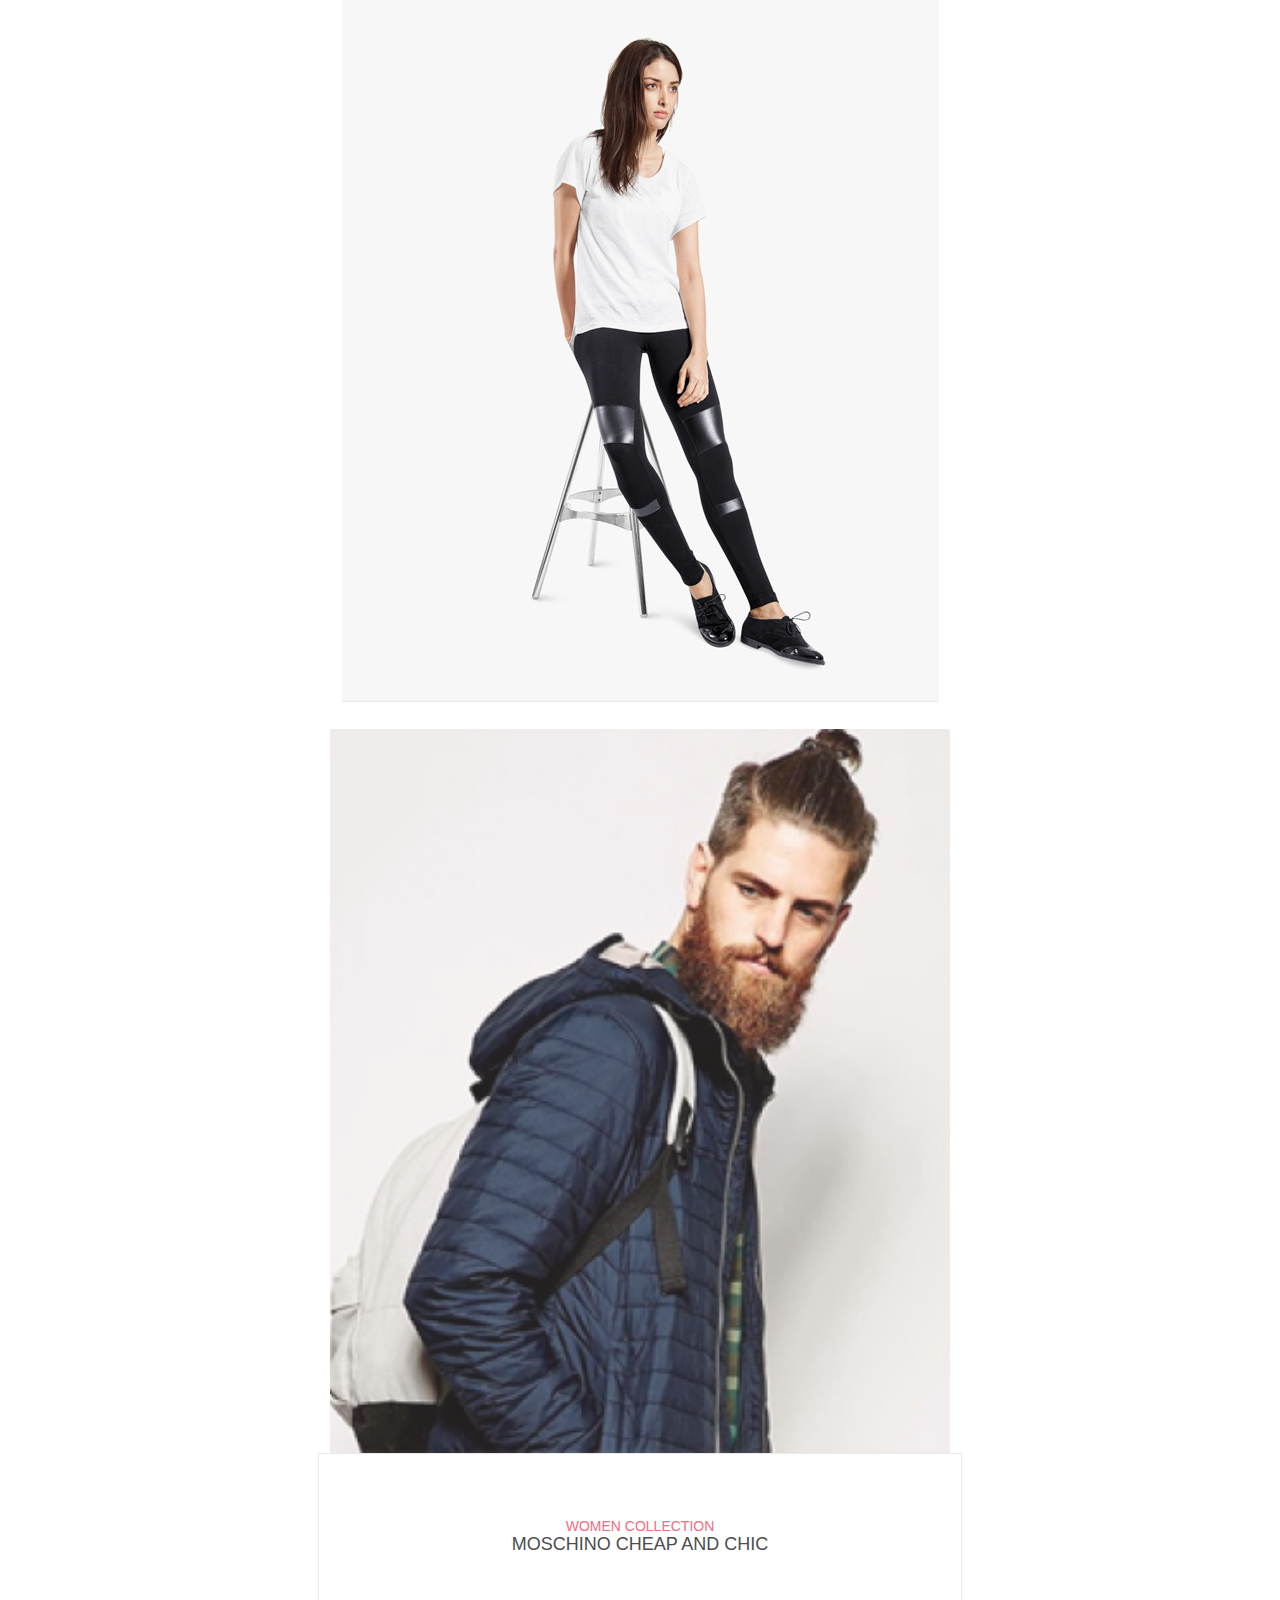
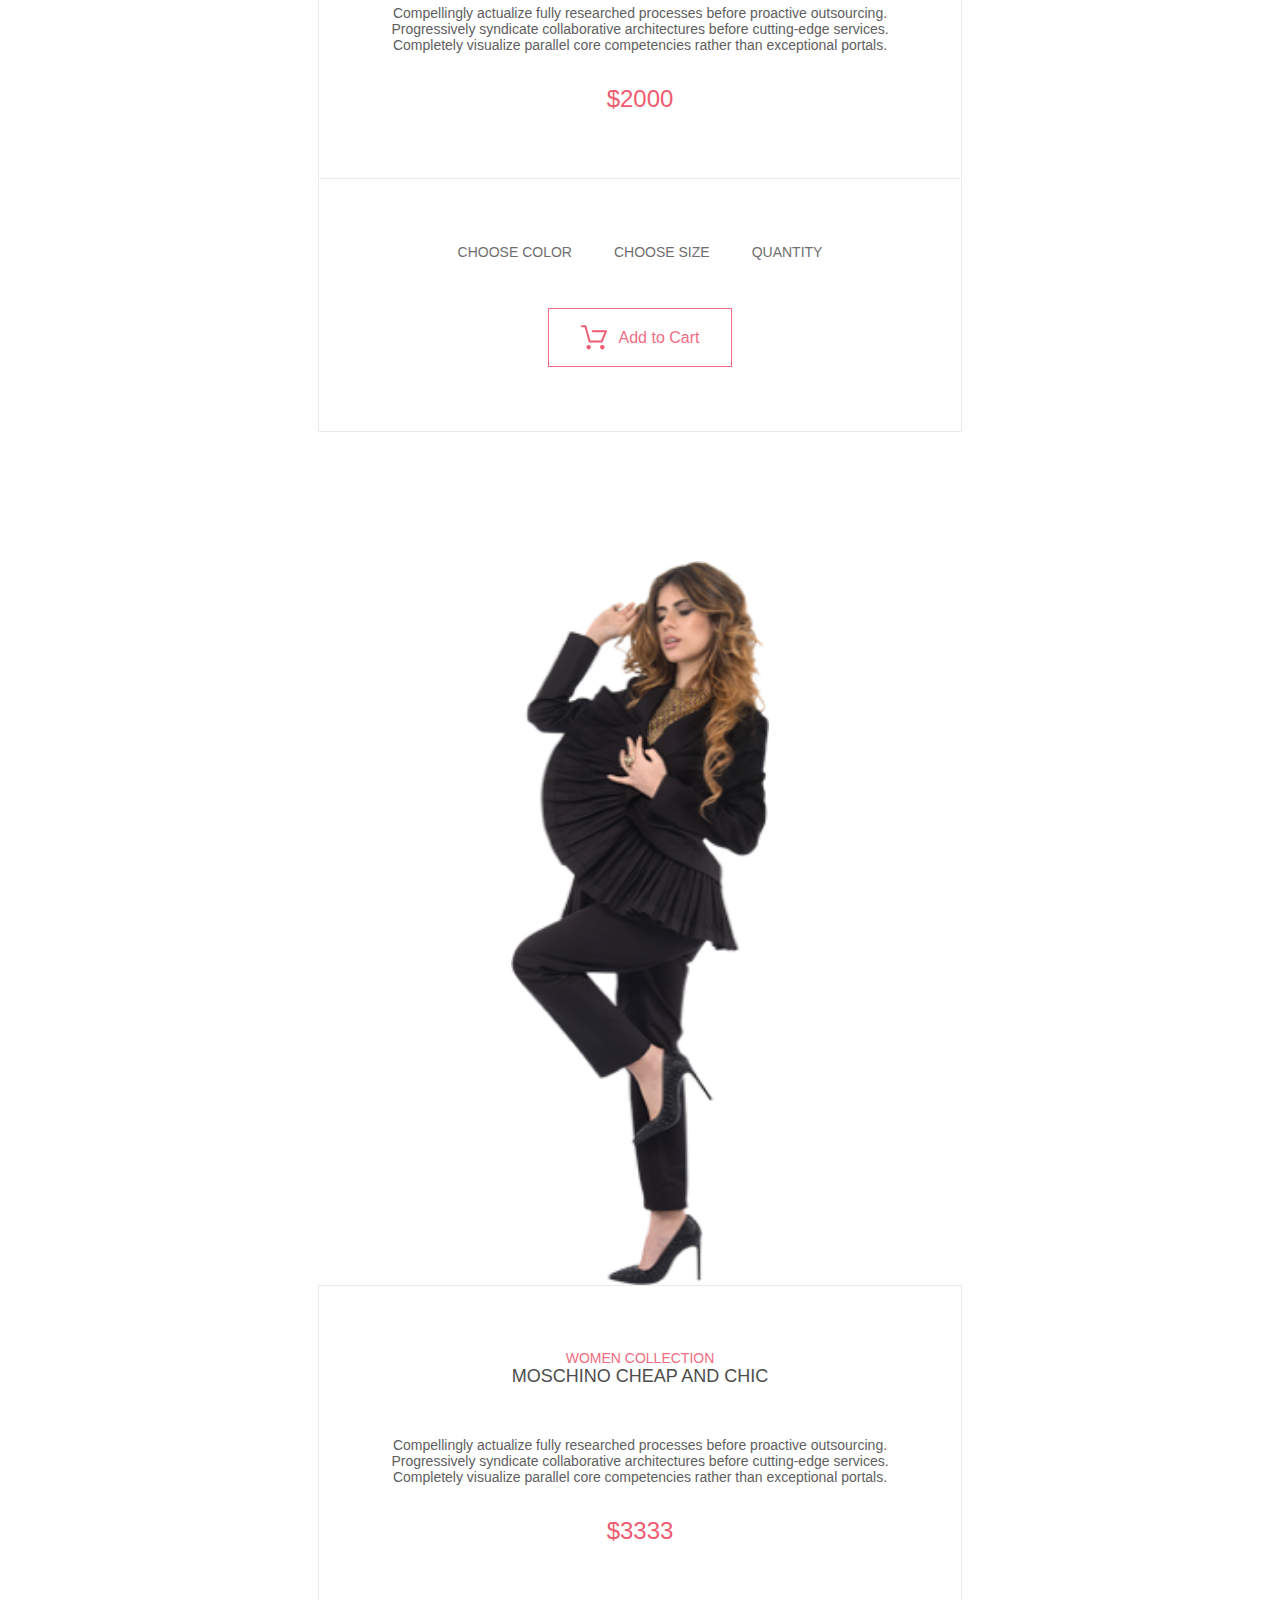
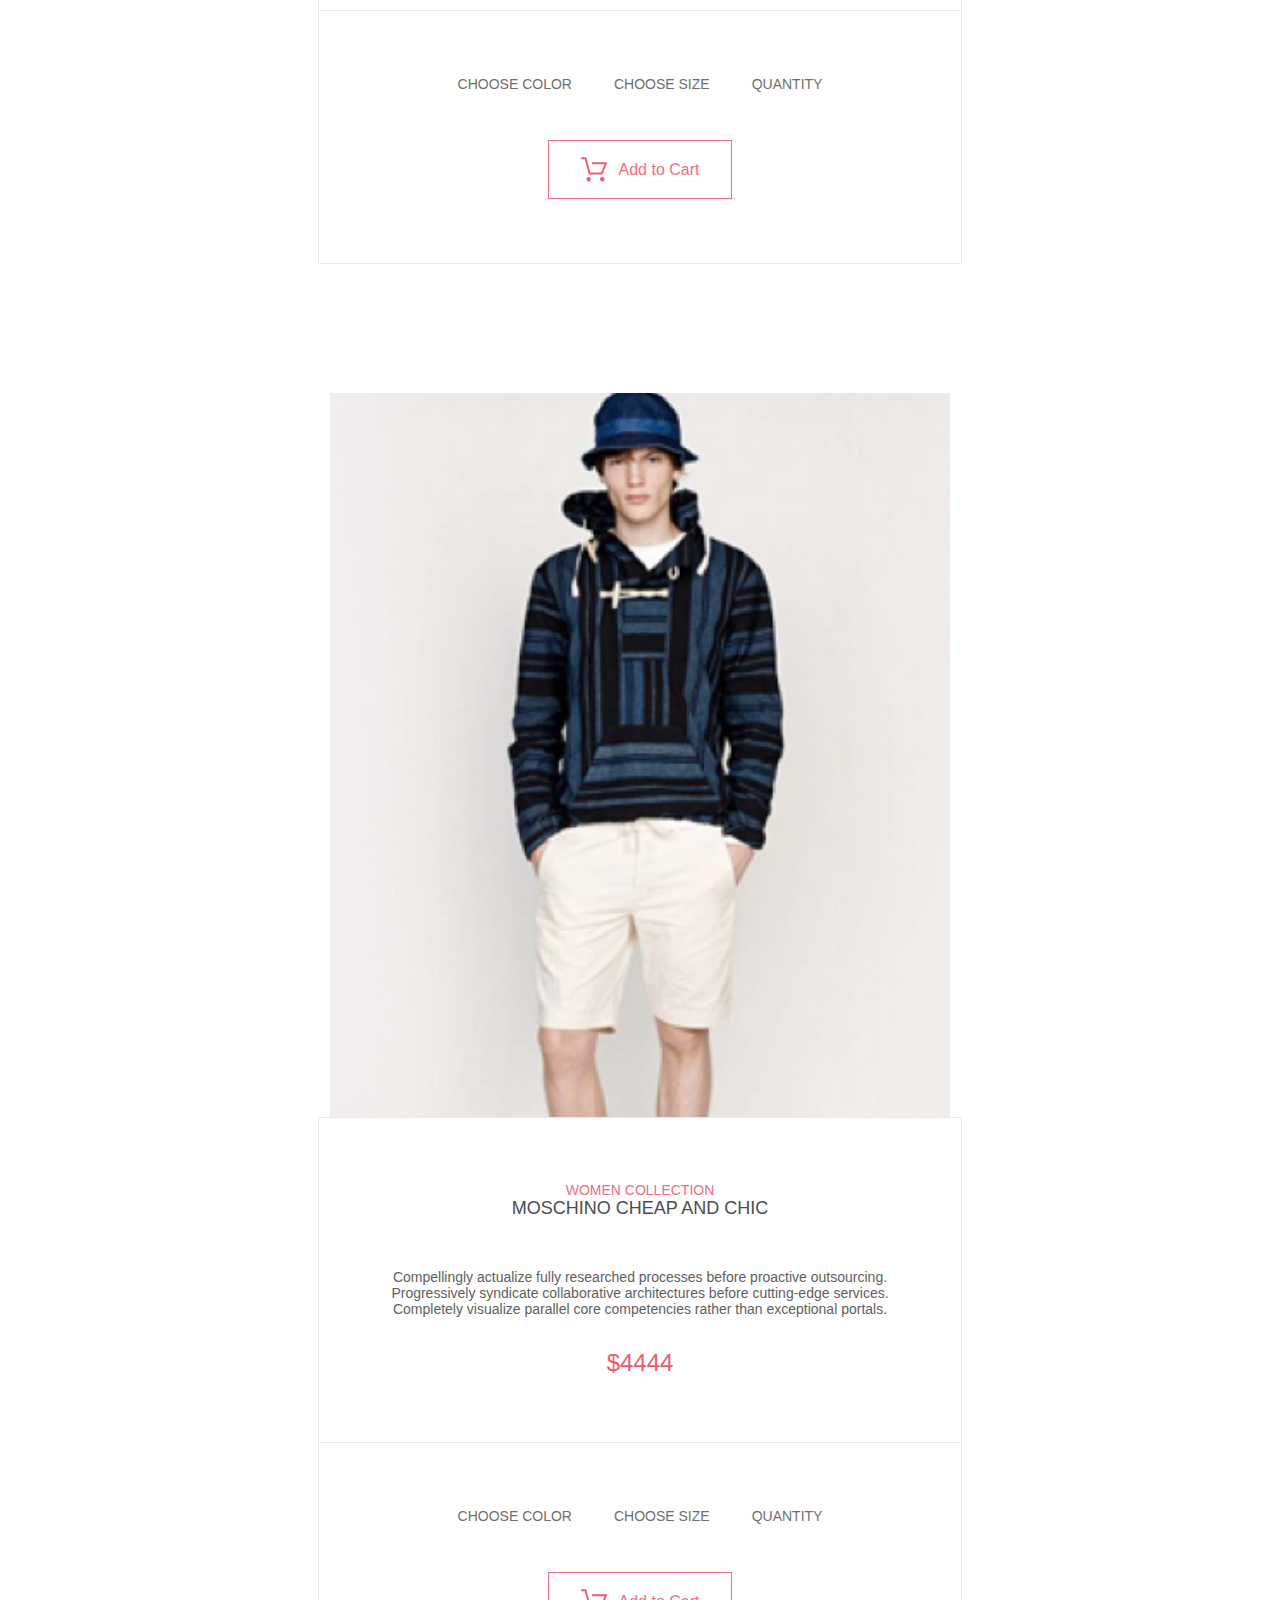
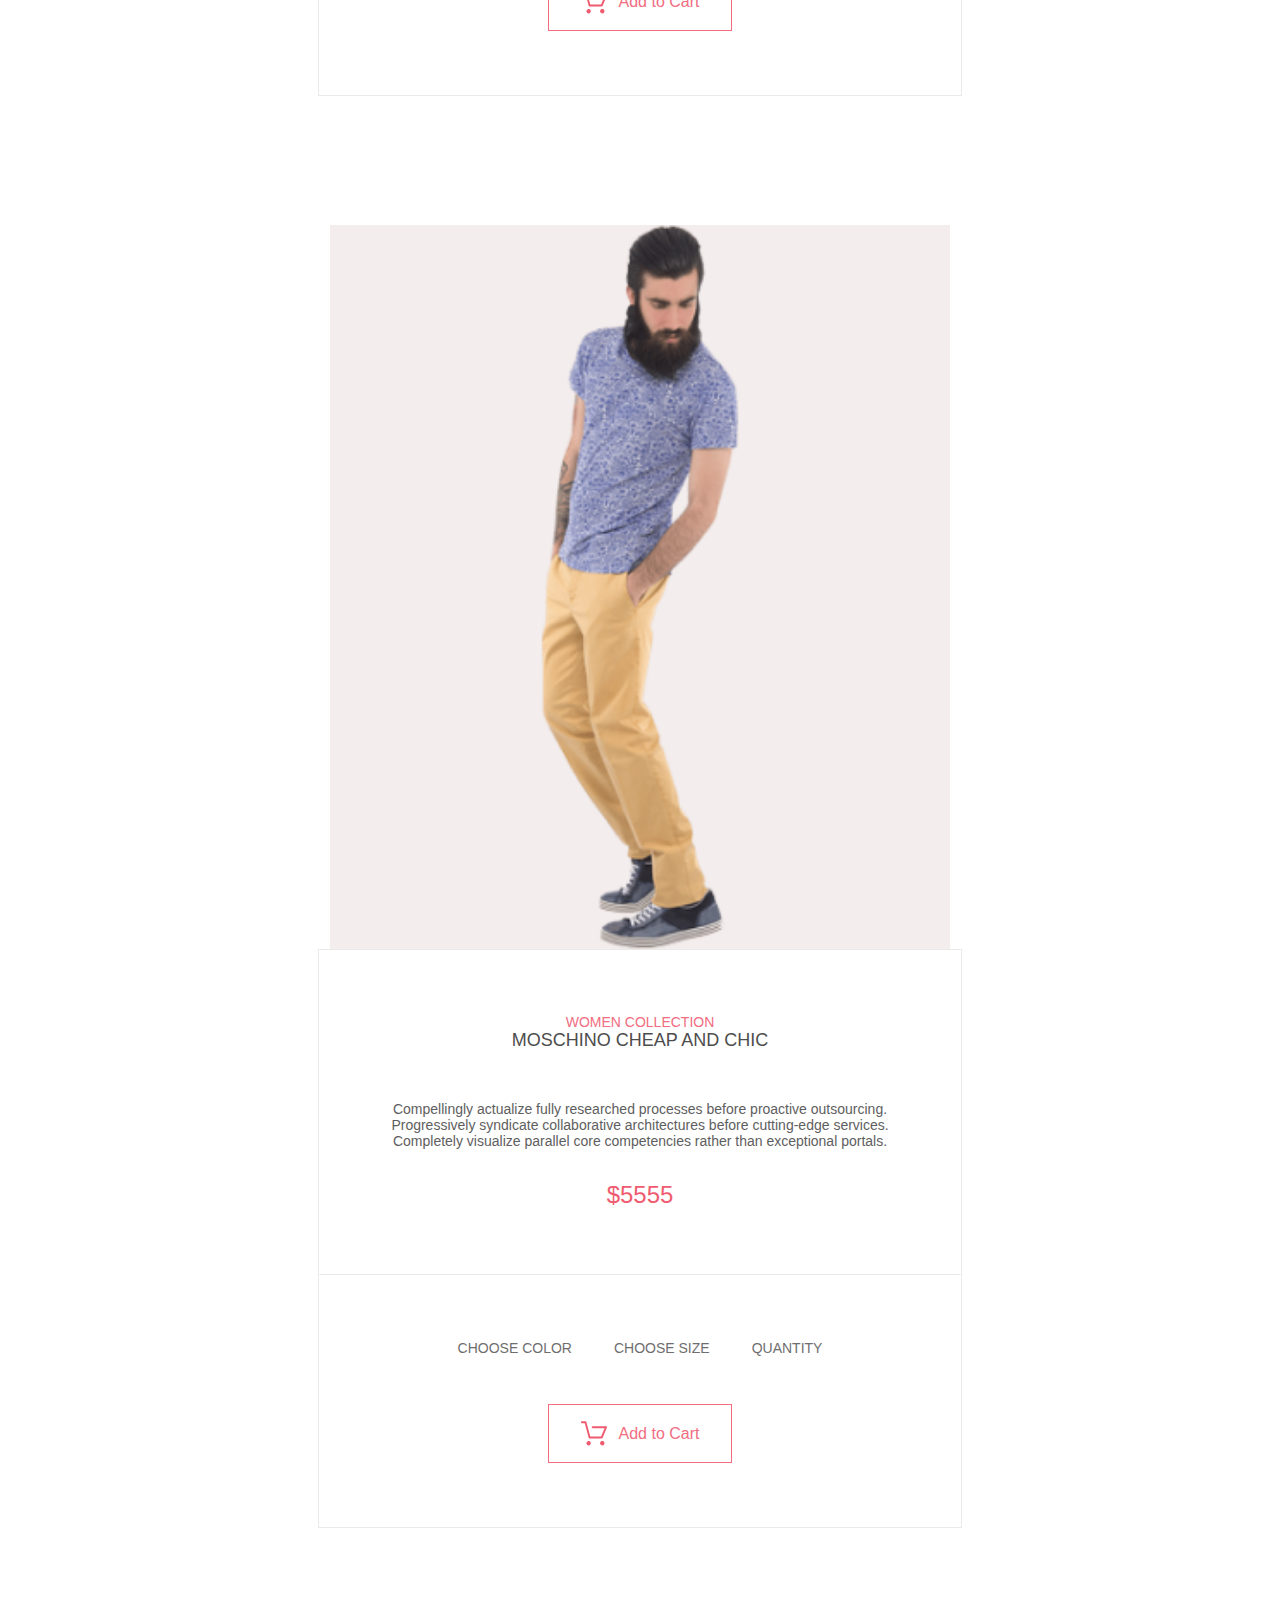
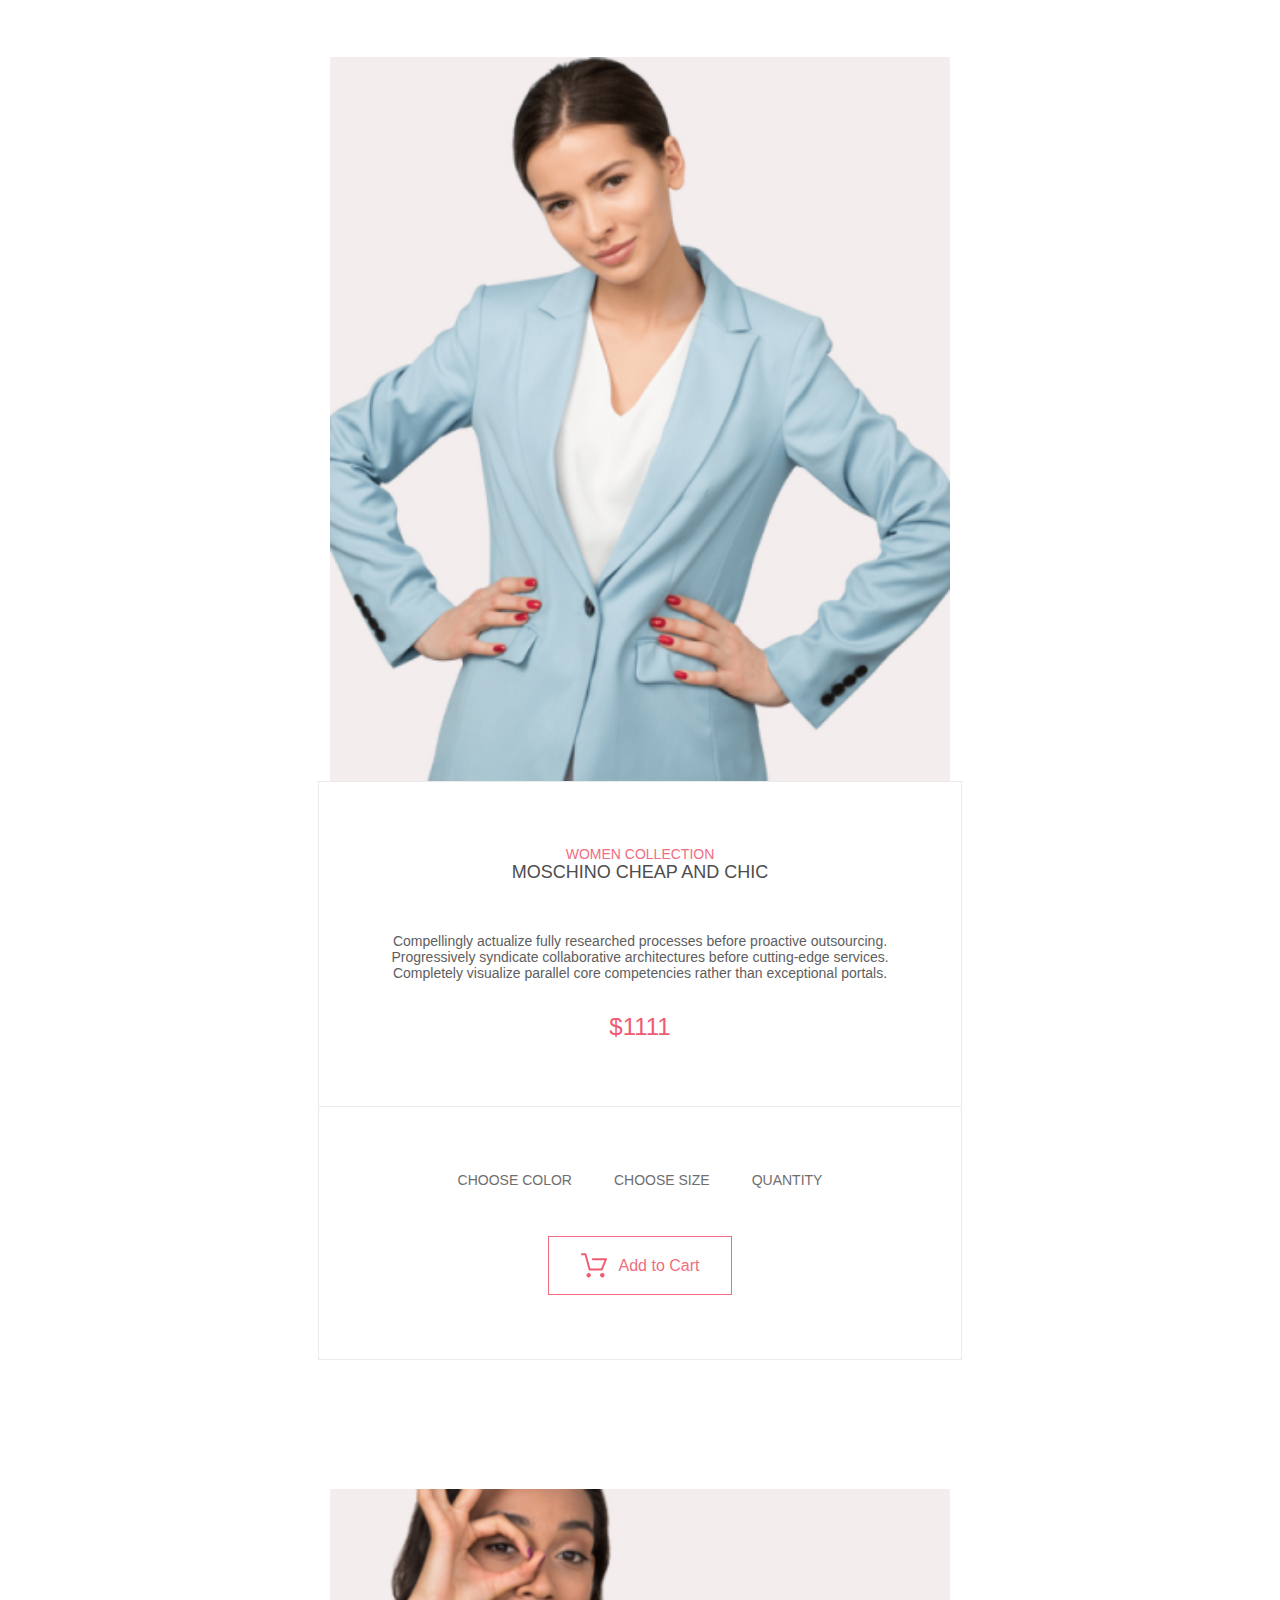
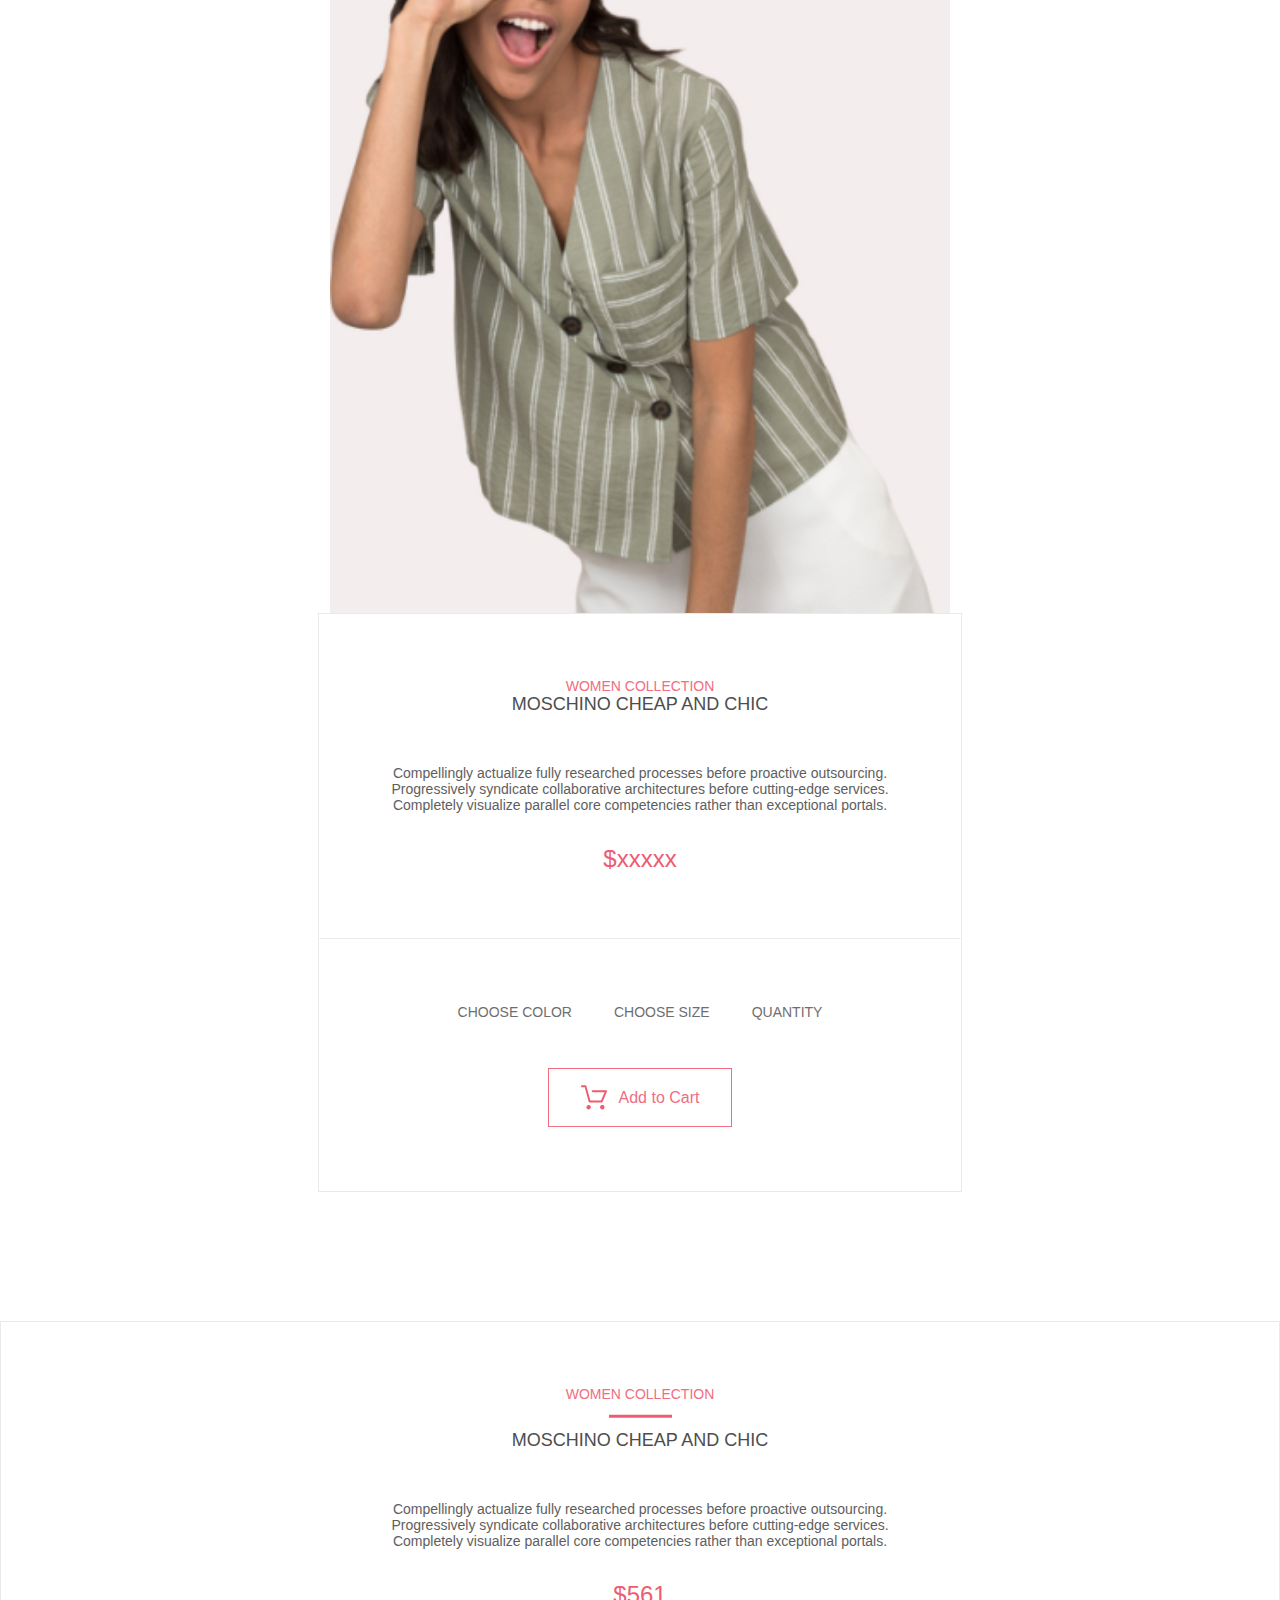
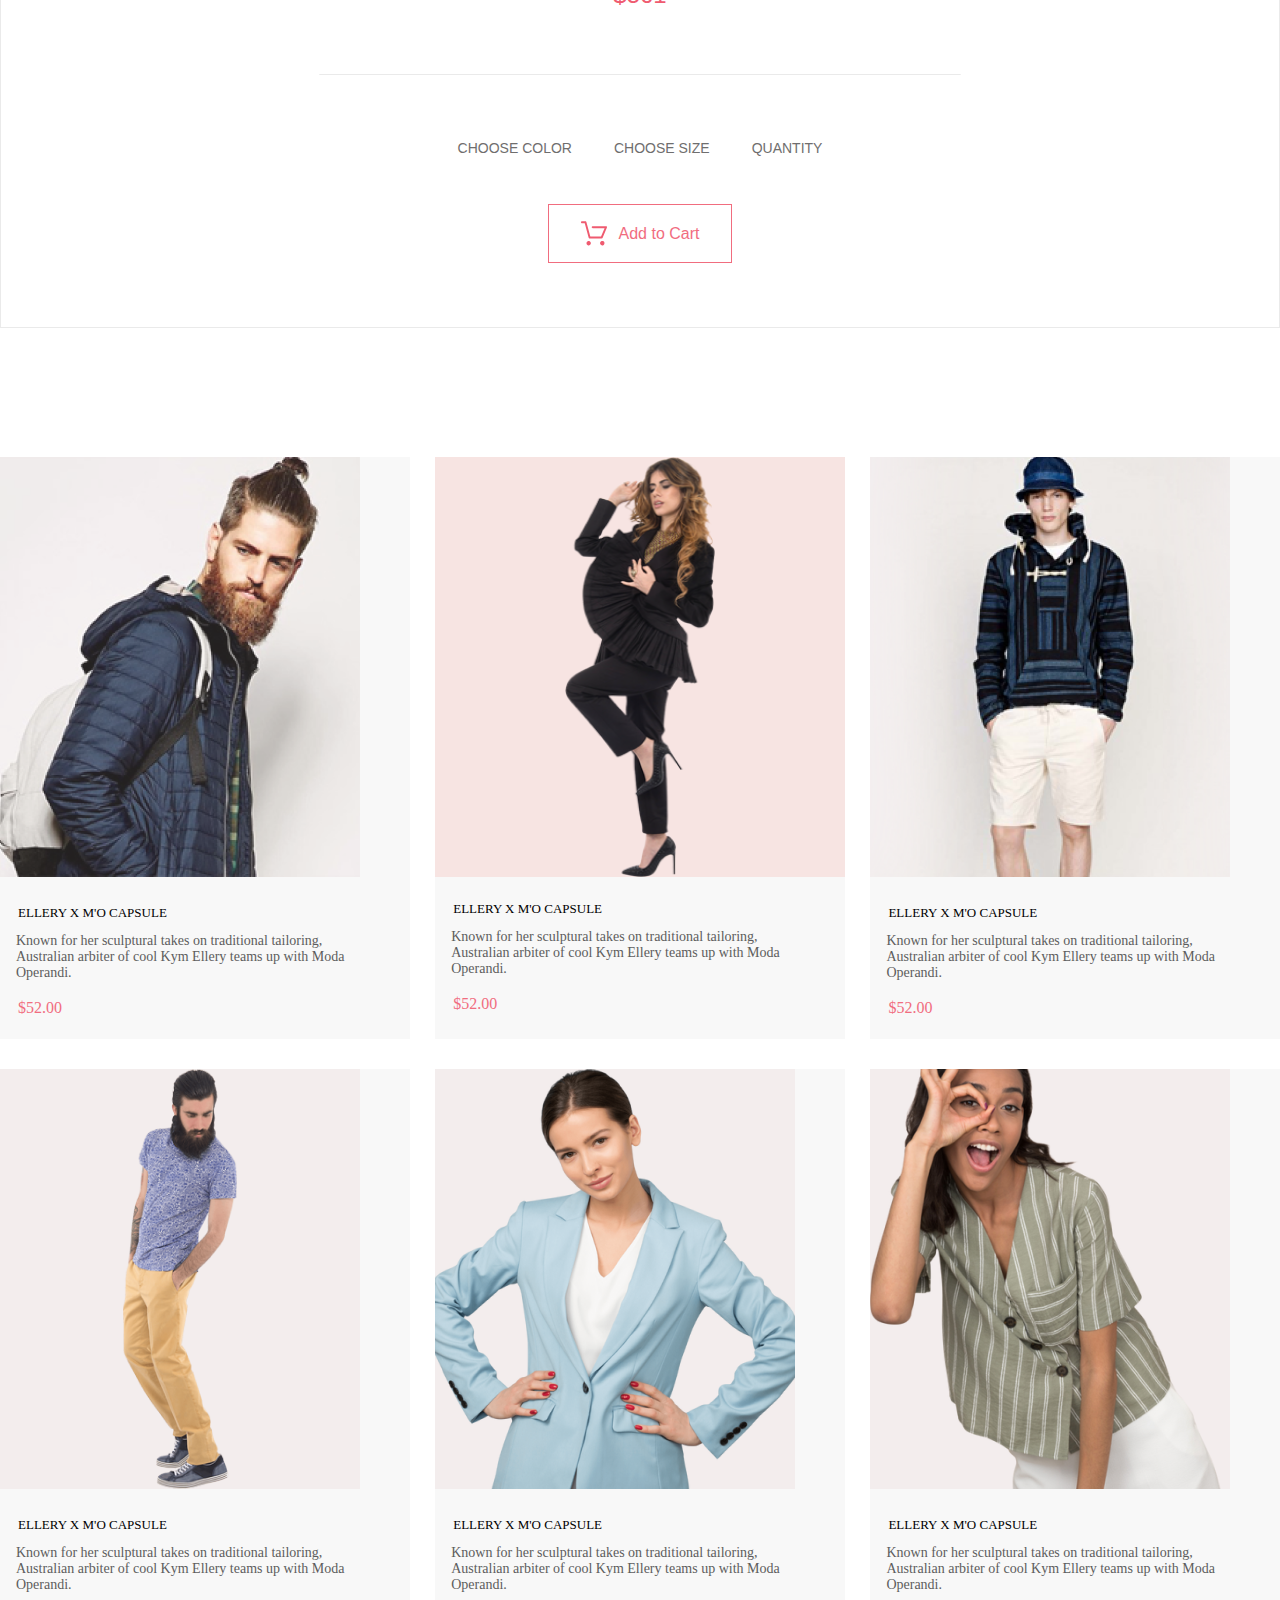
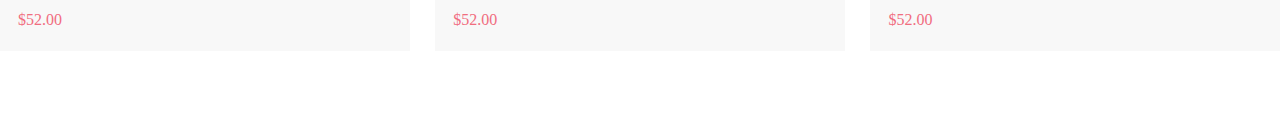
<file: test.html>
<!DOCTYPE html>
<html lang="en">

<head>
    <meta charset="UTF-8">
    <meta http-equiv="X-UA-Compatible" content="IE=edge">
    <meta name="viewport" content="width=device-width, initial-scale=1.0">
    <link rel="stylesheet" href="style.css">
    <title>Document</title>
</head>

<body>
    <section class="swiper-section">
        <div class="swiper mySwiper">
            <div class="swiper-wrapper">
                <div class="swiper-slide">
                    <div class="image__box">
                        <img src="img/item7big.svg" alt="item7">

                    </div>


                </div>

                <div class="swiper-slide">
                    <img class="product__image__big" src="img/item1.png" alt="item1">
                    <div class="product__descr ">
                        <p class="product__descr__location">WOMEN COLLECTION</p>
                        <p class="product__descr__brand">MOSCHINO CHEAP AND CHIC</p>
                        <p class="product__descr__about">Compellingly actualize fully researched processes before
                            proactive outsourcing. Progressively syndicate collaborative architectures before
                            cutting-edge services. Completely visualize parallel core competencies rather than
                            exceptional portals. </p>
                        <p class="product__descr__price">$2000 </p>
                        <img src="img/grey_devider.svg" alt="grey_devider">
                        <div class="parametres">
                            <p class="parametres__color">CHOOSE COLOR</p>
                            <p class="parametres__size">CHOOSE SIZE </p>
                            <p class="parametres__quantity">QUANTITY</p>
                        </div>
                        <button class="add__prod__basket">
                            <svg width="27" height="25" viewBox="0 0 27 25" fill="none"
                                xmlns="http://www.w3.org/2000/svg">
                                <path
                                    d="M5.49847 22.185C5.50635 21.752 5.64091 21.3309 5.88519 20.9748C6.12947 20.6186 6.47261 20.3431 6.87158 20.1828C7.27055 20.0226 7.7076 19.9848 8.12781 20.0741C8.54802 20.1635 8.93269 20.376 9.23358 20.685C9.53447 20.994 9.73817 21.3857 9.81909 21.811C9.90002 22.2363 9.85453 22.6763 9.68842 23.0756C9.52231 23.475 9.24296 23.8161 8.88538 24.0559C8.52779 24.2957 8.10791 24.4237 7.67847 24.4237C7.38955 24.4211 7.10399 24.3611 6.83807 24.2472C6.57216 24.1333 6.3311 23.9676 6.12866 23.7597C5.92623 23.5518 5.76639 23.3057 5.65826 23.0355C5.55013 22.7653 5.49584 22.4763 5.49847 22.185ZM21.3045 24.4237C20.8711 24.4303 20.4453 24.3087 20.0797 24.074C19.7141 23.8393 19.4247 23.5017 19.2471 23.103C19.0696 22.7042 19.0117 22.2618 19.0806 21.8303C19.1496 21.3988 19.3423 20.9971 19.6351 20.6748C19.9278 20.3524 20.3077 20.1236 20.728 20.0165C21.1482 19.9095 21.5903 19.929 21.9997 20.0724C22.4091 20.2159 22.7679 20.4771 23.0317 20.8238C23.2956 21.1706 23.453 21.5877 23.4845 22.0236C23.5269 22.6155 23.3369 23.2004 22.9555 23.6523C22.7706 23.8745 22.5436 24.0574 22.2877 24.1901C22.0319 24.3227 21.7524 24.4025 21.4655 24.4247L21.3045 24.4237ZM8.59351 17.4855C8.38116 17.4851 8.17488 17.414 8.00671 17.2833C7.83855 17.1525 7.71792 16.9694 7.66351 16.7624L3.73651 2.19527H0.978516C0.719001 2.19527 0.470064 2.09128 0.28656 1.90622C0.103056 1.72116 0 1.47018 0 1.20847C0 0.946764 0.103056 0.695782 0.28656 0.510726C0.470064 0.325669 0.719001 0.22168 0.978516 0.22168H4.45752C4.66982 0.222254 4.876 0.293463 5.04413 0.424184C5.21226 0.554905 5.33295 0.737883 5.38751 0.944787L9.31451 15.5119H20.0185L23.5765 7.12665H11.7185C11.459 7.12665 11.2101 7.02266 11.0266 6.83761C10.8431 6.65255 10.74 6.40157 10.74 6.13986C10.74 5.87815 10.8431 5.62717 11.0266 5.44211C11.2101 5.25705 11.459 5.15306 11.7185 5.15306H25.0535C25.2131 5.15352 25.3701 5.19451 25.5099 5.27223C25.6497 5.34995 25.7679 5.46195 25.8535 5.59784C25.9413 5.73569 25.9945 5.89303 26.0084 6.05627C26.0224 6.21951 25.9966 6.38368 25.9335 6.53465L21.5425 16.8935C21.469 17.0684 21.3462 17.2177 21.1895 17.3229C21.0327 17.4281 20.8488 17.4846 20.6605 17.4855H8.59351Z"
                                    fill="#EF5B70" />
                            </svg>
                            Add to Cart
                        </button>

                    </div>
                </div>
                <div class="swiper-slide">
                    <img class="product__image__big" src="img/item2.png" alt="item2">
                    <div class="product__descr">
                        <p class="product__descr__location">WOMEN COLLECTION</p>
                        <p class="product__descr__brand">MOSCHINO CHEAP AND CHIC</p>
                        <p class="product__descr__about">Compellingly actualize fully researched processes before
                            proactive outsourcing. Progressively syndicate collaborative architectures before
                            cutting-edge services. Completely visualize parallel core competencies rather than
                            exceptional portals. </p>
                        <p class="product__descr__price">$3333 </p>
                        <img src="img/grey_devider.svg" alt="grey_devider">
                        <div class="parametres">
                            <p class="parametres__color">CHOOSE COLOR</p>
                            <p class="parametres__size">CHOOSE SIZE </p>
                            <p class="parametres__quantity">QUANTITY</p>
                        </div>
                        <button class="add__prod__basket">
                            <svg width="27" height="25" viewBox="0 0 27 25" fill="none"
                                xmlns="http://www.w3.org/2000/svg">
                                <path
                                    d="M5.49847 22.185C5.50635 21.752 5.64091 21.3309 5.88519 20.9748C6.12947 20.6186 6.47261 20.3431 6.87158 20.1828C7.27055 20.0226 7.7076 19.9848 8.12781 20.0741C8.54802 20.1635 8.93269 20.376 9.23358 20.685C9.53447 20.994 9.73817 21.3857 9.81909 21.811C9.90002 22.2363 9.85453 22.6763 9.68842 23.0756C9.52231 23.475 9.24296 23.8161 8.88538 24.0559C8.52779 24.2957 8.10791 24.4237 7.67847 24.4237C7.38955 24.4211 7.10399 24.3611 6.83807 24.2472C6.57216 24.1333 6.3311 23.9676 6.12866 23.7597C5.92623 23.5518 5.76639 23.3057 5.65826 23.0355C5.55013 22.7653 5.49584 22.4763 5.49847 22.185ZM21.3045 24.4237C20.8711 24.4303 20.4453 24.3087 20.0797 24.074C19.7141 23.8393 19.4247 23.5017 19.2471 23.103C19.0696 22.7042 19.0117 22.2618 19.0806 21.8303C19.1496 21.3988 19.3423 20.9971 19.6351 20.6748C19.9278 20.3524 20.3077 20.1236 20.728 20.0165C21.1482 19.9095 21.5903 19.929 21.9997 20.0724C22.4091 20.2159 22.7679 20.4771 23.0317 20.8238C23.2956 21.1706 23.453 21.5877 23.4845 22.0236C23.5269 22.6155 23.3369 23.2004 22.9555 23.6523C22.7706 23.8745 22.5436 24.0574 22.2877 24.1901C22.0319 24.3227 21.7524 24.4025 21.4655 24.4247L21.3045 24.4237ZM8.59351 17.4855C8.38116 17.4851 8.17488 17.414 8.00671 17.2833C7.83855 17.1525 7.71792 16.9694 7.66351 16.7624L3.73651 2.19527H0.978516C0.719001 2.19527 0.470064 2.09128 0.28656 1.90622C0.103056 1.72116 0 1.47018 0 1.20847C0 0.946764 0.103056 0.695782 0.28656 0.510726C0.470064 0.325669 0.719001 0.22168 0.978516 0.22168H4.45752C4.66982 0.222254 4.876 0.293463 5.04413 0.424184C5.21226 0.554905 5.33295 0.737883 5.38751 0.944787L9.31451 15.5119H20.0185L23.5765 7.12665H11.7185C11.459 7.12665 11.2101 7.02266 11.0266 6.83761C10.8431 6.65255 10.74 6.40157 10.74 6.13986C10.74 5.87815 10.8431 5.62717 11.0266 5.44211C11.2101 5.25705 11.459 5.15306 11.7185 5.15306H25.0535C25.2131 5.15352 25.3701 5.19451 25.5099 5.27223C25.6497 5.34995 25.7679 5.46195 25.8535 5.59784C25.9413 5.73569 25.9945 5.89303 26.0084 6.05627C26.0224 6.21951 25.9966 6.38368 25.9335 6.53465L21.5425 16.8935C21.469 17.0684 21.3462 17.2177 21.1895 17.3229C21.0327 17.4281 20.8488 17.4846 20.6605 17.4855H8.59351Z"
                                    fill="#EF5B70" />
                            </svg>
                            Add to Cart
                        </button>
                    </div>
                </div>
                <div class="swiper-slide">
                    <img class="product__image__big" src="img/item3.png" alt="item3">
                    <div class="product__descr">
                        <p class="product__descr__location">WOMEN COLLECTION</p>
                        <p class="product__descr__brand">MOSCHINO CHEAP AND CHIC</p>
                        <p class="product__descr__about">Compellingly actualize fully researched processes before
                            proactive outsourcing. Progressively syndicate collaborative architectures before
                            cutting-edge services. Completely visualize parallel core competencies rather than
                            exceptional portals. </p>
                        <p class="product__descr__price">$4444 </p>
                        <img src="img/grey_devider.svg" alt="grey_devider">
                        <div class="parametres">
                            <p class="parametres__color">CHOOSE COLOR</p>
                            <p class="parametres__size">CHOOSE SIZE </p>
                            <p class="parametres__quantity">QUANTITY</p>
                        </div>
                        <button class="add__prod__basket">
                            <svg width="27" height="25" viewBox="0 0 27 25" fill="none"
                                xmlns="http://www.w3.org/2000/svg">
                                <path
                                    d="M5.49847 22.185C5.50635 21.752 5.64091 21.3309 5.88519 20.9748C6.12947 20.6186 6.47261 20.3431 6.87158 20.1828C7.27055 20.0226 7.7076 19.9848 8.12781 20.0741C8.54802 20.1635 8.93269 20.376 9.23358 20.685C9.53447 20.994 9.73817 21.3857 9.81909 21.811C9.90002 22.2363 9.85453 22.6763 9.68842 23.0756C9.52231 23.475 9.24296 23.8161 8.88538 24.0559C8.52779 24.2957 8.10791 24.4237 7.67847 24.4237C7.38955 24.4211 7.10399 24.3611 6.83807 24.2472C6.57216 24.1333 6.3311 23.9676 6.12866 23.7597C5.92623 23.5518 5.76639 23.3057 5.65826 23.0355C5.55013 22.7653 5.49584 22.4763 5.49847 22.185ZM21.3045 24.4237C20.8711 24.4303 20.4453 24.3087 20.0797 24.074C19.7141 23.8393 19.4247 23.5017 19.2471 23.103C19.0696 22.7042 19.0117 22.2618 19.0806 21.8303C19.1496 21.3988 19.3423 20.9971 19.6351 20.6748C19.9278 20.3524 20.3077 20.1236 20.728 20.0165C21.1482 19.9095 21.5903 19.929 21.9997 20.0724C22.4091 20.2159 22.7679 20.4771 23.0317 20.8238C23.2956 21.1706 23.453 21.5877 23.4845 22.0236C23.5269 22.6155 23.3369 23.2004 22.9555 23.6523C22.7706 23.8745 22.5436 24.0574 22.2877 24.1901C22.0319 24.3227 21.7524 24.4025 21.4655 24.4247L21.3045 24.4237ZM8.59351 17.4855C8.38116 17.4851 8.17488 17.414 8.00671 17.2833C7.83855 17.1525 7.71792 16.9694 7.66351 16.7624L3.73651 2.19527H0.978516C0.719001 2.19527 0.470064 2.09128 0.28656 1.90622C0.103056 1.72116 0 1.47018 0 1.20847C0 0.946764 0.103056 0.695782 0.28656 0.510726C0.470064 0.325669 0.719001 0.22168 0.978516 0.22168H4.45752C4.66982 0.222254 4.876 0.293463 5.04413 0.424184C5.21226 0.554905 5.33295 0.737883 5.38751 0.944787L9.31451 15.5119H20.0185L23.5765 7.12665H11.7185C11.459 7.12665 11.2101 7.02266 11.0266 6.83761C10.8431 6.65255 10.74 6.40157 10.74 6.13986C10.74 5.87815 10.8431 5.62717 11.0266 5.44211C11.2101 5.25705 11.459 5.15306 11.7185 5.15306H25.0535C25.2131 5.15352 25.3701 5.19451 25.5099 5.27223C25.6497 5.34995 25.7679 5.46195 25.8535 5.59784C25.9413 5.73569 25.9945 5.89303 26.0084 6.05627C26.0224 6.21951 25.9966 6.38368 25.9335 6.53465L21.5425 16.8935C21.469 17.0684 21.3462 17.2177 21.1895 17.3229C21.0327 17.4281 20.8488 17.4846 20.6605 17.4855H8.59351Z"
                                    fill="#EF5B70" />
                            </svg>
                            Add to Cart
                        </button>
                    </div>
                </div>

                <div class="swiper-slide">
                    <img class="product__image__big" src="img/item4.png" alt="item4">
                    <div class="product__descr">
                        <p class="product__descr__location">WOMEN COLLECTION</p>
                        <p class="product__descr__brand">MOSCHINO CHEAP AND CHIC</p>
                        <p class="product__descr__about">Compellingly actualize fully researched processes before
                            proactive outsourcing. Progressively syndicate collaborative architectures before
                            cutting-edge services. Completely visualize parallel core competencies rather than
                            exceptional portals. </p>
                        <p class="product__descr__price">$5555 </p>
                        <img src="img/grey_devider.svg" alt="grey_devider">
                        <div class="parametres">
                            <p class="parametres__color">CHOOSE COLOR</p>
                            <p class="parametres__size">CHOOSE SIZE </p>
                            <p class="parametres__quantity">QUANTITY</p>
                        </div>
                        <button class="add__prod__basket">
                            <svg width="27" height="25" viewBox="0 0 27 25" fill="none"
                                xmlns="http://www.w3.org/2000/svg">
                                <path
                                    d="M5.49847 22.185C5.50635 21.752 5.64091 21.3309 5.88519 20.9748C6.12947 20.6186 6.47261 20.3431 6.87158 20.1828C7.27055 20.0226 7.7076 19.9848 8.12781 20.0741C8.54802 20.1635 8.93269 20.376 9.23358 20.685C9.53447 20.994 9.73817 21.3857 9.81909 21.811C9.90002 22.2363 9.85453 22.6763 9.68842 23.0756C9.52231 23.475 9.24296 23.8161 8.88538 24.0559C8.52779 24.2957 8.10791 24.4237 7.67847 24.4237C7.38955 24.4211 7.10399 24.3611 6.83807 24.2472C6.57216 24.1333 6.3311 23.9676 6.12866 23.7597C5.92623 23.5518 5.76639 23.3057 5.65826 23.0355C5.55013 22.7653 5.49584 22.4763 5.49847 22.185ZM21.3045 24.4237C20.8711 24.4303 20.4453 24.3087 20.0797 24.074C19.7141 23.8393 19.4247 23.5017 19.2471 23.103C19.0696 22.7042 19.0117 22.2618 19.0806 21.8303C19.1496 21.3988 19.3423 20.9971 19.6351 20.6748C19.9278 20.3524 20.3077 20.1236 20.728 20.0165C21.1482 19.9095 21.5903 19.929 21.9997 20.0724C22.4091 20.2159 22.7679 20.4771 23.0317 20.8238C23.2956 21.1706 23.453 21.5877 23.4845 22.0236C23.5269 22.6155 23.3369 23.2004 22.9555 23.6523C22.7706 23.8745 22.5436 24.0574 22.2877 24.1901C22.0319 24.3227 21.7524 24.4025 21.4655 24.4247L21.3045 24.4237ZM8.59351 17.4855C8.38116 17.4851 8.17488 17.414 8.00671 17.2833C7.83855 17.1525 7.71792 16.9694 7.66351 16.7624L3.73651 2.19527H0.978516C0.719001 2.19527 0.470064 2.09128 0.28656 1.90622C0.103056 1.72116 0 1.47018 0 1.20847C0 0.946764 0.103056 0.695782 0.28656 0.510726C0.470064 0.325669 0.719001 0.22168 0.978516 0.22168H4.45752C4.66982 0.222254 4.876 0.293463 5.04413 0.424184C5.21226 0.554905 5.33295 0.737883 5.38751 0.944787L9.31451 15.5119H20.0185L23.5765 7.12665H11.7185C11.459 7.12665 11.2101 7.02266 11.0266 6.83761C10.8431 6.65255 10.74 6.40157 10.74 6.13986C10.74 5.87815 10.8431 5.62717 11.0266 5.44211C11.2101 5.25705 11.459 5.15306 11.7185 5.15306H25.0535C25.2131 5.15352 25.3701 5.19451 25.5099 5.27223C25.6497 5.34995 25.7679 5.46195 25.8535 5.59784C25.9413 5.73569 25.9945 5.89303 26.0084 6.05627C26.0224 6.21951 25.9966 6.38368 25.9335 6.53465L21.5425 16.8935C21.469 17.0684 21.3462 17.2177 21.1895 17.3229C21.0327 17.4281 20.8488 17.4846 20.6605 17.4855H8.59351Z"
                                    fill="#EF5B70" />
                            </svg>
                            Add to Cart
                        </button>
                    </div>
                </div>

                <div class="swiper-slide">
                    <img class="product__image__big" src="img/item5.png" alt="item5">
                    <div class="product__descr">
                        <p class="product__descr__location">WOMEN COLLECTION</p>
                        <p class="product__descr__brand">MOSCHINO CHEAP AND CHIC</p>
                        <p class="product__descr__about">Compellingly actualize fully researched processes before
                            proactive outsourcing. Progressively syndicate collaborative architectures before
                            cutting-edge services. Completely visualize parallel core competencies rather than
                            exceptional portals. </p>
                        <p class="product__descr__price">$1111 </p>
                        <img src="img/grey_devider.svg" alt="grey_devider">
                        <div class="parametres">
                            <p class="parametres__color">CHOOSE COLOR</p>
                            <p class="parametres__size">CHOOSE SIZE </p>
                            <p class="parametres__quantity">QUANTITY</p>
                        </div>
                        <button class="add__prod__basket">
                            <svg width="27" height="25" viewBox="0 0 27 25" fill="none"
                                xmlns="http://www.w3.org/2000/svg">
                                <path
                                    d="M5.49847 22.185C5.50635 21.752 5.64091 21.3309 5.88519 20.9748C6.12947 20.6186 6.47261 20.3431 6.87158 20.1828C7.27055 20.0226 7.7076 19.9848 8.12781 20.0741C8.54802 20.1635 8.93269 20.376 9.23358 20.685C9.53447 20.994 9.73817 21.3857 9.81909 21.811C9.90002 22.2363 9.85453 22.6763 9.68842 23.0756C9.52231 23.475 9.24296 23.8161 8.88538 24.0559C8.52779 24.2957 8.10791 24.4237 7.67847 24.4237C7.38955 24.4211 7.10399 24.3611 6.83807 24.2472C6.57216 24.1333 6.3311 23.9676 6.12866 23.7597C5.92623 23.5518 5.76639 23.3057 5.65826 23.0355C5.55013 22.7653 5.49584 22.4763 5.49847 22.185ZM21.3045 24.4237C20.8711 24.4303 20.4453 24.3087 20.0797 24.074C19.7141 23.8393 19.4247 23.5017 19.2471 23.103C19.0696 22.7042 19.0117 22.2618 19.0806 21.8303C19.1496 21.3988 19.3423 20.9971 19.6351 20.6748C19.9278 20.3524 20.3077 20.1236 20.728 20.0165C21.1482 19.9095 21.5903 19.929 21.9997 20.0724C22.4091 20.2159 22.7679 20.4771 23.0317 20.8238C23.2956 21.1706 23.453 21.5877 23.4845 22.0236C23.5269 22.6155 23.3369 23.2004 22.9555 23.6523C22.7706 23.8745 22.5436 24.0574 22.2877 24.1901C22.0319 24.3227 21.7524 24.4025 21.4655 24.4247L21.3045 24.4237ZM8.59351 17.4855C8.38116 17.4851 8.17488 17.414 8.00671 17.2833C7.83855 17.1525 7.71792 16.9694 7.66351 16.7624L3.73651 2.19527H0.978516C0.719001 2.19527 0.470064 2.09128 0.28656 1.90622C0.103056 1.72116 0 1.47018 0 1.20847C0 0.946764 0.103056 0.695782 0.28656 0.510726C0.470064 0.325669 0.719001 0.22168 0.978516 0.22168H4.45752C4.66982 0.222254 4.876 0.293463 5.04413 0.424184C5.21226 0.554905 5.33295 0.737883 5.38751 0.944787L9.31451 15.5119H20.0185L23.5765 7.12665H11.7185C11.459 7.12665 11.2101 7.02266 11.0266 6.83761C10.8431 6.65255 10.74 6.40157 10.74 6.13986C10.74 5.87815 10.8431 5.62717 11.0266 5.44211C11.2101 5.25705 11.459 5.15306 11.7185 5.15306H25.0535C25.2131 5.15352 25.3701 5.19451 25.5099 5.27223C25.6497 5.34995 25.7679 5.46195 25.8535 5.59784C25.9413 5.73569 25.9945 5.89303 26.0084 6.05627C26.0224 6.21951 25.9966 6.38368 25.9335 6.53465L21.5425 16.8935C21.469 17.0684 21.3462 17.2177 21.1895 17.3229C21.0327 17.4281 20.8488 17.4846 20.6605 17.4855H8.59351Z"
                                    fill="#EF5B70" />
                            </svg>
                            Add to Cart
                        </button>
                    </div>
                </div>

                <div class="swiper-slide">
                    <img class="product__image__big" src="img/item6.png" alt="item6">
                    <div class="product__descr">
                        <p class="product__descr__location">WOMEN COLLECTION</p>
                        <p class="product__descr__brand">MOSCHINO CHEAP AND CHIC</p>
                        <p class="product__descr__about">Compellingly actualize fully researched processes before
                            proactive outsourcing. Progressively syndicate collaborative architectures before
                            cutting-edge services. Completely visualize parallel core competencies rather than
                            exceptional portals. </p>
                        <p class="product__descr__price">$xxxxx </p>
                        <img src="img/grey_devider.svg" alt="grey_devider">
                        <div class="parametres">
                            <p class="parametres__color">CHOOSE COLOR</p>
                            <p class="parametres__size">CHOOSE SIZE </p>
                            <p class="parametres__quantity">QUANTITY</p>
                        </div>
                        <button class="add__prod__basket">
                            <svg width="27" height="25" viewBox="0 0 27 25" fill="none"
                                xmlns="http://www.w3.org/2000/svg">
                                <path
                                    d="M5.49847 22.185C5.50635 21.752 5.64091 21.3309 5.88519 20.9748C6.12947 20.6186 6.47261 20.3431 6.87158 20.1828C7.27055 20.0226 7.7076 19.9848 8.12781 20.0741C8.54802 20.1635 8.93269 20.376 9.23358 20.685C9.53447 20.994 9.73817 21.3857 9.81909 21.811C9.90002 22.2363 9.85453 22.6763 9.68842 23.0756C9.52231 23.475 9.24296 23.8161 8.88538 24.0559C8.52779 24.2957 8.10791 24.4237 7.67847 24.4237C7.38955 24.4211 7.10399 24.3611 6.83807 24.2472C6.57216 24.1333 6.3311 23.9676 6.12866 23.7597C5.92623 23.5518 5.76639 23.3057 5.65826 23.0355C5.55013 22.7653 5.49584 22.4763 5.49847 22.185ZM21.3045 24.4237C20.8711 24.4303 20.4453 24.3087 20.0797 24.074C19.7141 23.8393 19.4247 23.5017 19.2471 23.103C19.0696 22.7042 19.0117 22.2618 19.0806 21.8303C19.1496 21.3988 19.3423 20.9971 19.6351 20.6748C19.9278 20.3524 20.3077 20.1236 20.728 20.0165C21.1482 19.9095 21.5903 19.929 21.9997 20.0724C22.4091 20.2159 22.7679 20.4771 23.0317 20.8238C23.2956 21.1706 23.453 21.5877 23.4845 22.0236C23.5269 22.6155 23.3369 23.2004 22.9555 23.6523C22.7706 23.8745 22.5436 24.0574 22.2877 24.1901C22.0319 24.3227 21.7524 24.4025 21.4655 24.4247L21.3045 24.4237ZM8.59351 17.4855C8.38116 17.4851 8.17488 17.414 8.00671 17.2833C7.83855 17.1525 7.71792 16.9694 7.66351 16.7624L3.73651 2.19527H0.978516C0.719001 2.19527 0.470064 2.09128 0.28656 1.90622C0.103056 1.72116 0 1.47018 0 1.20847C0 0.946764 0.103056 0.695782 0.28656 0.510726C0.470064 0.325669 0.719001 0.22168 0.978516 0.22168H4.45752C4.66982 0.222254 4.876 0.293463 5.04413 0.424184C5.21226 0.554905 5.33295 0.737883 5.38751 0.944787L9.31451 15.5119H20.0185L23.5765 7.12665H11.7185C11.459 7.12665 11.2101 7.02266 11.0266 6.83761C10.8431 6.65255 10.74 6.40157 10.74 6.13986C10.74 5.87815 10.8431 5.62717 11.0266 5.44211C11.2101 5.25705 11.459 5.15306 11.7185 5.15306H25.0535C25.2131 5.15352 25.3701 5.19451 25.5099 5.27223C25.6497 5.34995 25.7679 5.46195 25.8535 5.59784C25.9413 5.73569 25.9945 5.89303 26.0084 6.05627C26.0224 6.21951 25.9966 6.38368 25.9335 6.53465L21.5425 16.8935C21.469 17.0684 21.3462 17.2177 21.1895 17.3229C21.0327 17.4281 20.8488 17.4846 20.6605 17.4855H8.59351Z"
                                    fill="#EF5B70" />
                            </svg>
                            Add to Cart
                        </button>
                    </div>
                </div>

            </div>
            <div class="swiper-button-next"></div>
            <div class="swiper-button-prev"></div>
        </div>



    </section>

    <script src="https://cdn.jsdelivr.net/npm/swiper@11/swiper-bundle.min.js"></script>

    <!-- Initialize Swiper -->
    <script>
        var swiper = new Swiper(".mySwiper", {
            navigation: {
                nextEl: ".swiper-button-next",
                prevEl: ".swiper-button-prev",
            },
        });
    </script>
</body>

</html>






<div class="product__descr ">
    <p class="product__descr__location">WOMEN COLLECTION</p>
    <img class="product__descr__devider" src="img/Devider.svg" alt="pink devider">
    <p class="product__descr__brand">MOSCHINO CHEAP AND CHIC</p>
    <p class="product__descr__about">Compellingly actualize fully researched processes before
        proactive outsourcing. Progressively syndicate collaborative architectures before
        cutting-edge services. Completely visualize parallel core competencies rather than
        exceptional portals. </p>
    <p class="product__descr__price">$561 </p>
    <img src="img/grey_devider.svg" alt="grey_devider">
    <div class="parametres">
        <p class="parametres__color">CHOOSE COLOR</p>
        <p class="parametres__size">CHOOSE SIZE </p>
        <p class="parametres__quantity">QUANTITY</p>
    </div>
    <button class="add__prod__basket">
        <svg width="27" height="25" viewBox="0 0 27 25" fill="none" xmlns="http://www.w3.org/2000/svg">
            <path
                d="M5.49847 22.185C5.50635 21.752 5.64091 21.3309 5.88519 20.9748C6.12947 20.6186 6.47261 20.3431 6.87158 20.1828C7.27055 20.0226 7.7076 19.9848 8.12781 20.0741C8.54802 20.1635 8.93269 20.376 9.23358 20.685C9.53447 20.994 9.73817 21.3857 9.81909 21.811C9.90002 22.2363 9.85453 22.6763 9.68842 23.0756C9.52231 23.475 9.24296 23.8161 8.88538 24.0559C8.52779 24.2957 8.10791 24.4237 7.67847 24.4237C7.38955 24.4211 7.10399 24.3611 6.83807 24.2472C6.57216 24.1333 6.3311 23.9676 6.12866 23.7597C5.92623 23.5518 5.76639 23.3057 5.65826 23.0355C5.55013 22.7653 5.49584 22.4763 5.49847 22.185ZM21.3045 24.4237C20.8711 24.4303 20.4453 24.3087 20.0797 24.074C19.7141 23.8393 19.4247 23.5017 19.2471 23.103C19.0696 22.7042 19.0117 22.2618 19.0806 21.8303C19.1496 21.3988 19.3423 20.9971 19.6351 20.6748C19.9278 20.3524 20.3077 20.1236 20.728 20.0165C21.1482 19.9095 21.5903 19.929 21.9997 20.0724C22.4091 20.2159 22.7679 20.4771 23.0317 20.8238C23.2956 21.1706 23.453 21.5877 23.4845 22.0236C23.5269 22.6155 23.3369 23.2004 22.9555 23.6523C22.7706 23.8745 22.5436 24.0574 22.2877 24.1901C22.0319 24.3227 21.7524 24.4025 21.4655 24.4247L21.3045 24.4237ZM8.59351 17.4855C8.38116 17.4851 8.17488 17.414 8.00671 17.2833C7.83855 17.1525 7.71792 16.9694 7.66351 16.7624L3.73651 2.19527H0.978516C0.719001 2.19527 0.470064 2.09128 0.28656 1.90622C0.103056 1.72116 0 1.47018 0 1.20847C0 0.946764 0.103056 0.695782 0.28656 0.510726C0.470064 0.325669 0.719001 0.22168 0.978516 0.22168H4.45752C4.66982 0.222254 4.876 0.293463 5.04413 0.424184C5.21226 0.554905 5.33295 0.737883 5.38751 0.944787L9.31451 15.5119H20.0185L23.5765 7.12665H11.7185C11.459 7.12665 11.2101 7.02266 11.0266 6.83761C10.8431 6.65255 10.74 6.40157 10.74 6.13986C10.74 5.87815 10.8431 5.62717 11.0266 5.44211C11.2101 5.25705 11.459 5.15306 11.7185 5.15306H25.0535C25.2131 5.15352 25.3701 5.19451 25.5099 5.27223C25.6497 5.34995 25.7679 5.46195 25.8535 5.59784C25.9413 5.73569 25.9945 5.89303 26.0084 6.05627C26.0224 6.21951 25.9966 6.38368 25.9335 6.53465L21.5425 16.8935C21.469 17.0684 21.3462 17.2177 21.1895 17.3229C21.0327 17.4281 20.8488 17.4846 20.6605 17.4855H8.59351Z"
                fill="#EF5B70" />
        </svg>
        Add to Cart
    </button>
</div>







<!---->
<div class="products">
    <div class="product__box">
        <img class="product__box__image" src="img/item1.png" alt="item1">
        <a class="add_to_cart" href="#">
            <svg width="27" height="25" viewBox="0 0 27 25" fill="none" xmlns="http://www.w3.org/2000/svg">
                <path
                    d="M21.9521 23.2662H21.8397C21.2306 23.2662 20.7188 22.7666 20.6746 22.1289C20.6302 21.4602 21.1187 20.8781 21.7637 20.8341C21.7891 20.8324 21.8156 20.8315 21.8417 20.8315C22.4587 20.8315 22.9755 21.3214 23.0213 21.9482C23.0331 22.1967 22.9926 22.5509 22.7371 22.8434L22.7312 22.8502L22.7254 22.8571C22.5287 23.0907 22.2619 23.2316 21.9521 23.2662ZM8.22003 23.2599C7.56946 23.2599 7.04022 22.7169 7.04022 22.0496C7.04022 21.3827 7.56946 20.8401 8.22003 20.8401C8.87061 20.8401 9.39984 21.3827 9.39984 22.0496C9.39984 22.7169 8.87061 23.2599 8.22003 23.2599Z"
                    fill="white" />
                <path
                    d="M21.8765 22.2662C21.9215 22.2549 21.9428 22.2339 21.9605 22.2129C21.9683 22.2037 21.9761 22.1946 21.9839 22.1855C22.0204 22.1438 22.0237 22.0553 22.0229 22.0105C22.0097 21.9044 21.9189 21.8315 21.8417 21.8315C21.838 21.8315 21.8341 21.8317 21.8317 21.8318C21.7536 21.8372 21.6658 21.9409 21.6724 22.0625C21.6818 22.1793 21.7679 22.2662 21.8397 22.2662H21.8765ZM8.22003 22.2599C8.31921 22.2599 8.39984 22.1655 8.39984 22.0496C8.39984 21.9341 8.31921 21.8401 8.22003 21.8401C8.12091 21.8401 8.04022 21.9341 8.04022 22.0496C8.04022 22.1655 8.12091 22.2599 8.22003 22.2599ZM21.9999 24.2662C21.9522 24.2662 21.8883 24.2662 21.8397 24.2662C20.7021 24.2662 19.7571 23.3545 19.677 22.198C19.5969 20.9929 20.4942 19.9183 21.6957 19.8364C21.7446 19.8331 21.7933 19.8315 21.8417 19.8315C22.9804 19.8315 23.9418 20.7324 24.0195 21.8884C24.051 22.4915 23.8746 23.0612 23.4903 23.5012C23.106 23.9575 22.5768 24.2177 21.9999 24.2662ZM8.22003 24.2599C7.01581 24.2599 6.04022 23.2709 6.04022 22.0496C6.04022 20.8291 7.01581 19.8401 8.22003 19.8401C9.42419 19.8401 10.3998 20.8291 10.3998 22.0496C10.3998 23.2709 9.42419 24.2599 8.22003 24.2599ZM21.1989 17.3938H9.13354C8.70062 17.3938 8.31635 17.1005 8.2038 16.6775L4.27802 2.24768H1.52222C0.993896 2.24768 0.561035 1.80859 0.561035 1.27039C0.561035 0.733032 0.993896 0.292969 1.52222 0.292969H4.99982C5.43182 0.292969 5.8161 0.586304 5.92859 1.01025L9.85443 15.4391H20.5581L24.1149 7.13379H12.2583C11.7291 7.13379 11.2962 6.69373 11.2962 6.15649C11.2962 5.61914 11.7291 5.17908 12.2583 5.17908H25.5891C25.9095 5.17908 26.2146 5.34192 26.3901 5.61914C26.5665 5.89539 26.5989 6.23743 26.4702 6.547L22.08 16.807C21.9198 17.1653 21.5832 17.3938 21.1989 17.3938Z"
                    fill="white" />
                <path
                    d="M21.8765 22.2662C21.9215 22.2549 21.9428 22.2339 21.9605 22.2129C21.9683 22.2037 21.9761 22.1946 21.9839 22.1855C22.0204 22.1438 22.0237 22.0553 22.0229 22.0105C22.0097 21.9044 21.9189 21.8315 21.8417 21.8315C21.838 21.8315 21.8341 21.8317 21.8317 21.8318C21.7536 21.8372 21.6658 21.9409 21.6724 22.0625C21.6818 22.1793 21.7679 22.2662 21.8397 22.2662H21.8765ZM8.22003 22.2599C8.31921 22.2599 8.39984 22.1655 8.39984 22.0496C8.39984 21.9341 8.31921 21.8401 8.22003 21.8401C8.12091 21.8401 8.04022 21.9341 8.04022 22.0496C8.04022 22.1655 8.12091 22.2599 8.22003 22.2599ZM21.9999 24.2662C21.9522 24.2662 21.8883 24.2662 21.8397 24.2662C20.7021 24.2662 19.7571 23.3545 19.677 22.198C19.5969 20.9929 20.4942 19.9183 21.6957 19.8364C21.7446 19.8331 21.7933 19.8315 21.8417 19.8315C22.9804 19.8315 23.9418 20.7324 24.0195 21.8884C24.051 22.4915 23.8746 23.0612 23.4903 23.5012C23.106 23.9575 22.5768 24.2177 21.9999 24.2662ZM8.22003 24.2599C7.01581 24.2599 6.04022 23.2709 6.04022 22.0496C6.04022 20.8291 7.01581 19.8401 8.22003 19.8401C9.42419 19.8401 10.3998 20.8291 10.3998 22.0496C10.3998 23.2709 9.42419 24.2599 8.22003 24.2599ZM21.1989 17.3938H9.13354C8.70062 17.3938 8.31635 17.1005 8.2038 16.6775L4.27802 2.24768H1.52222C0.993896 2.24768 0.561035 1.80859 0.561035 1.27039C0.561035 0.733032 0.993896 0.292969 1.52222 0.292969H4.99982C5.43182 0.292969 5.8161 0.586304 5.92859 1.01025L9.85443 15.4391H20.5581L24.1149 7.13379H12.2583C11.7291 7.13379 11.2962 6.69373 11.2962 6.15649C11.2962 5.61914 11.7291 5.17908 12.2583 5.17908H25.5891C25.9095 5.17908 26.2146 5.34192 26.3901 5.61914C26.5665 5.89539 26.5989 6.23743 26.4702 6.547L22.08 16.807C21.9198 17.1653 21.5832 17.3938 21.1989 17.3938Z"
                    fill="white" />
            </svg>
            Add to cart </a>
        <h4 class="product__box__subtitle">ELLERY X M'O CAPSULE</h4>
        <p class="product__box__dscr">Known for her sculptural takes on traditional tailoring, Australian
            arbiter of cool Kym Ellery teams up with Moda Operandi.</p>
        <p class="price">$52.00</p>

    </div>
    <div class="product__box">
        <div class="background-pink item_image"><img src="img/item2.png" alt="item2"></div>

        <a class="add_to_cart" href="#">
            <svg width="27" height="25" viewBox="0 0 27 25" fill="none" xmlns="http://www.w3.org/2000/svg">
                <path
                    d="M21.9521 23.2662H21.8397C21.2306 23.2662 20.7188 22.7666 20.6746 22.1289C20.6302 21.4602 21.1187 20.8781 21.7637 20.8341C21.7891 20.8324 21.8156 20.8315 21.8417 20.8315C22.4587 20.8315 22.9755 21.3214 23.0213 21.9482C23.0331 22.1967 22.9926 22.5509 22.7371 22.8434L22.7312 22.8502L22.7254 22.8571C22.5287 23.0907 22.2619 23.2316 21.9521 23.2662ZM8.22003 23.2599C7.56946 23.2599 7.04022 22.7169 7.04022 22.0496C7.04022 21.3827 7.56946 20.8401 8.22003 20.8401C8.87061 20.8401 9.39984 21.3827 9.39984 22.0496C9.39984 22.7169 8.87061 23.2599 8.22003 23.2599Z"
                    fill="white" />
                <path
                    d="M21.8765 22.2662C21.9215 22.2549 21.9428 22.2339 21.9605 22.2129C21.9683 22.2037 21.9761 22.1946 21.9839 22.1855C22.0204 22.1438 22.0237 22.0553 22.0229 22.0105C22.0097 21.9044 21.9189 21.8315 21.8417 21.8315C21.838 21.8315 21.8341 21.8317 21.8317 21.8318C21.7536 21.8372 21.6658 21.9409 21.6724 22.0625C21.6818 22.1793 21.7679 22.2662 21.8397 22.2662H21.8765ZM8.22003 22.2599C8.31921 22.2599 8.39984 22.1655 8.39984 22.0496C8.39984 21.9341 8.31921 21.8401 8.22003 21.8401C8.12091 21.8401 8.04022 21.9341 8.04022 22.0496C8.04022 22.1655 8.12091 22.2599 8.22003 22.2599ZM21.9999 24.2662C21.9522 24.2662 21.8883 24.2662 21.8397 24.2662C20.7021 24.2662 19.7571 23.3545 19.677 22.198C19.5969 20.9929 20.4942 19.9183 21.6957 19.8364C21.7446 19.8331 21.7933 19.8315 21.8417 19.8315C22.9804 19.8315 23.9418 20.7324 24.0195 21.8884C24.051 22.4915 23.8746 23.0612 23.4903 23.5012C23.106 23.9575 22.5768 24.2177 21.9999 24.2662ZM8.22003 24.2599C7.01581 24.2599 6.04022 23.2709 6.04022 22.0496C6.04022 20.8291 7.01581 19.8401 8.22003 19.8401C9.42419 19.8401 10.3998 20.8291 10.3998 22.0496C10.3998 23.2709 9.42419 24.2599 8.22003 24.2599ZM21.1989 17.3938H9.13354C8.70062 17.3938 8.31635 17.1005 8.2038 16.6775L4.27802 2.24768H1.52222C0.993896 2.24768 0.561035 1.80859 0.561035 1.27039C0.561035 0.733032 0.993896 0.292969 1.52222 0.292969H4.99982C5.43182 0.292969 5.8161 0.586304 5.92859 1.01025L9.85443 15.4391H20.5581L24.1149 7.13379H12.2583C11.7291 7.13379 11.2962 6.69373 11.2962 6.15649C11.2962 5.61914 11.7291 5.17908 12.2583 5.17908H25.5891C25.9095 5.17908 26.2146 5.34192 26.3901 5.61914C26.5665 5.89539 26.5989 6.23743 26.4702 6.547L22.08 16.807C21.9198 17.1653 21.5832 17.3938 21.1989 17.3938Z"
                    fill="white" />
                <path
                    d="M21.8765 22.2662C21.9215 22.2549 21.9428 22.2339 21.9605 22.2129C21.9683 22.2037 21.9761 22.1946 21.9839 22.1855C22.0204 22.1438 22.0237 22.0553 22.0229 22.0105C22.0097 21.9044 21.9189 21.8315 21.8417 21.8315C21.838 21.8315 21.8341 21.8317 21.8317 21.8318C21.7536 21.8372 21.6658 21.9409 21.6724 22.0625C21.6818 22.1793 21.7679 22.2662 21.8397 22.2662H21.8765ZM8.22003 22.2599C8.31921 22.2599 8.39984 22.1655 8.39984 22.0496C8.39984 21.9341 8.31921 21.8401 8.22003 21.8401C8.12091 21.8401 8.04022 21.9341 8.04022 22.0496C8.04022 22.1655 8.12091 22.2599 8.22003 22.2599ZM21.9999 24.2662C21.9522 24.2662 21.8883 24.2662 21.8397 24.2662C20.7021 24.2662 19.7571 23.3545 19.677 22.198C19.5969 20.9929 20.4942 19.9183 21.6957 19.8364C21.7446 19.8331 21.7933 19.8315 21.8417 19.8315C22.9804 19.8315 23.9418 20.7324 24.0195 21.8884C24.051 22.4915 23.8746 23.0612 23.4903 23.5012C23.106 23.9575 22.5768 24.2177 21.9999 24.2662ZM8.22003 24.2599C7.01581 24.2599 6.04022 23.2709 6.04022 22.0496C6.04022 20.8291 7.01581 19.8401 8.22003 19.8401C9.42419 19.8401 10.3998 20.8291 10.3998 22.0496C10.3998 23.2709 9.42419 24.2599 8.22003 24.2599ZM21.1989 17.3938H9.13354C8.70062 17.3938 8.31635 17.1005 8.2038 16.6775L4.27802 2.24768H1.52222C0.993896 2.24768 0.561035 1.80859 0.561035 1.27039C0.561035 0.733032 0.993896 0.292969 1.52222 0.292969H4.99982C5.43182 0.292969 5.8161 0.586304 5.92859 1.01025L9.85443 15.4391H20.5581L24.1149 7.13379H12.2583C11.7291 7.13379 11.2962 6.69373 11.2962 6.15649C11.2962 5.61914 11.7291 5.17908 12.2583 5.17908H25.5891C25.9095 5.17908 26.2146 5.34192 26.3901 5.61914C26.5665 5.89539 26.5989 6.23743 26.4702 6.547L22.08 16.807C21.9198 17.1653 21.5832 17.3938 21.1989 17.3938Z"
                    fill="white" />
            </svg>
            Add to cart </a>
        <h4 class="product__box__subtitle">ELLERY X M'O CAPSULE</h4>
        <p class="product__box__dscr">Known for her sculptural takes on traditional tailoring, Australian
            arbiter of cool Kym Ellery teams up with Moda Operandi.</p>
        <p class="price">$52.00</p>
    </div>
    <div class="product__box">
        <img class="product__box__image" src="img/item3.png" alt="item3">

        <a class="add_to_cart" href="#">
            <svg width="27" height="25" viewBox="0 0 27 25" fill="none" xmlns="http://www.w3.org/2000/svg">
                <path
                    d="M21.9521 23.2662H21.8397C21.2306 23.2662 20.7188 22.7666 20.6746 22.1289C20.6302 21.4602 21.1187 20.8781 21.7637 20.8341C21.7891 20.8324 21.8156 20.8315 21.8417 20.8315C22.4587 20.8315 22.9755 21.3214 23.0213 21.9482C23.0331 22.1967 22.9926 22.5509 22.7371 22.8434L22.7312 22.8502L22.7254 22.8571C22.5287 23.0907 22.2619 23.2316 21.9521 23.2662ZM8.22003 23.2599C7.56946 23.2599 7.04022 22.7169 7.04022 22.0496C7.04022 21.3827 7.56946 20.8401 8.22003 20.8401C8.87061 20.8401 9.39984 21.3827 9.39984 22.0496C9.39984 22.7169 8.87061 23.2599 8.22003 23.2599Z"
                    fill="white" />
                <path
                    d="M21.8765 22.2662C21.9215 22.2549 21.9428 22.2339 21.9605 22.2129C21.9683 22.2037 21.9761 22.1946 21.9839 22.1855C22.0204 22.1438 22.0237 22.0553 22.0229 22.0105C22.0097 21.9044 21.9189 21.8315 21.8417 21.8315C21.838 21.8315 21.8341 21.8317 21.8317 21.8318C21.7536 21.8372 21.6658 21.9409 21.6724 22.0625C21.6818 22.1793 21.7679 22.2662 21.8397 22.2662H21.8765ZM8.22003 22.2599C8.31921 22.2599 8.39984 22.1655 8.39984 22.0496C8.39984 21.9341 8.31921 21.8401 8.22003 21.8401C8.12091 21.8401 8.04022 21.9341 8.04022 22.0496C8.04022 22.1655 8.12091 22.2599 8.22003 22.2599ZM21.9999 24.2662C21.9522 24.2662 21.8883 24.2662 21.8397 24.2662C20.7021 24.2662 19.7571 23.3545 19.677 22.198C19.5969 20.9929 20.4942 19.9183 21.6957 19.8364C21.7446 19.8331 21.7933 19.8315 21.8417 19.8315C22.9804 19.8315 23.9418 20.7324 24.0195 21.8884C24.051 22.4915 23.8746 23.0612 23.4903 23.5012C23.106 23.9575 22.5768 24.2177 21.9999 24.2662ZM8.22003 24.2599C7.01581 24.2599 6.04022 23.2709 6.04022 22.0496C6.04022 20.8291 7.01581 19.8401 8.22003 19.8401C9.42419 19.8401 10.3998 20.8291 10.3998 22.0496C10.3998 23.2709 9.42419 24.2599 8.22003 24.2599ZM21.1989 17.3938H9.13354C8.70062 17.3938 8.31635 17.1005 8.2038 16.6775L4.27802 2.24768H1.52222C0.993896 2.24768 0.561035 1.80859 0.561035 1.27039C0.561035 0.733032 0.993896 0.292969 1.52222 0.292969H4.99982C5.43182 0.292969 5.8161 0.586304 5.92859 1.01025L9.85443 15.4391H20.5581L24.1149 7.13379H12.2583C11.7291 7.13379 11.2962 6.69373 11.2962 6.15649C11.2962 5.61914 11.7291 5.17908 12.2583 5.17908H25.5891C25.9095 5.17908 26.2146 5.34192 26.3901 5.61914C26.5665 5.89539 26.5989 6.23743 26.4702 6.547L22.08 16.807C21.9198 17.1653 21.5832 17.3938 21.1989 17.3938Z"
                    fill="white" />
                <path
                    d="M21.8765 22.2662C21.9215 22.2549 21.9428 22.2339 21.9605 22.2129C21.9683 22.2037 21.9761 22.1946 21.9839 22.1855C22.0204 22.1438 22.0237 22.0553 22.0229 22.0105C22.0097 21.9044 21.9189 21.8315 21.8417 21.8315C21.838 21.8315 21.8341 21.8317 21.8317 21.8318C21.7536 21.8372 21.6658 21.9409 21.6724 22.0625C21.6818 22.1793 21.7679 22.2662 21.8397 22.2662H21.8765ZM8.22003 22.2599C8.31921 22.2599 8.39984 22.1655 8.39984 22.0496C8.39984 21.9341 8.31921 21.8401 8.22003 21.8401C8.12091 21.8401 8.04022 21.9341 8.04022 22.0496C8.04022 22.1655 8.12091 22.2599 8.22003 22.2599ZM21.9999 24.2662C21.9522 24.2662 21.8883 24.2662 21.8397 24.2662C20.7021 24.2662 19.7571 23.3545 19.677 22.198C19.5969 20.9929 20.4942 19.9183 21.6957 19.8364C21.7446 19.8331 21.7933 19.8315 21.8417 19.8315C22.9804 19.8315 23.9418 20.7324 24.0195 21.8884C24.051 22.4915 23.8746 23.0612 23.4903 23.5012C23.106 23.9575 22.5768 24.2177 21.9999 24.2662ZM8.22003 24.2599C7.01581 24.2599 6.04022 23.2709 6.04022 22.0496C6.04022 20.8291 7.01581 19.8401 8.22003 19.8401C9.42419 19.8401 10.3998 20.8291 10.3998 22.0496C10.3998 23.2709 9.42419 24.2599 8.22003 24.2599ZM21.1989 17.3938H9.13354C8.70062 17.3938 8.31635 17.1005 8.2038 16.6775L4.27802 2.24768H1.52222C0.993896 2.24768 0.561035 1.80859 0.561035 1.27039C0.561035 0.733032 0.993896 0.292969 1.52222 0.292969H4.99982C5.43182 0.292969 5.8161 0.586304 5.92859 1.01025L9.85443 15.4391H20.5581L24.1149 7.13379H12.2583C11.7291 7.13379 11.2962 6.69373 11.2962 6.15649C11.2962 5.61914 11.7291 5.17908 12.2583 5.17908H25.5891C25.9095 5.17908 26.2146 5.34192 26.3901 5.61914C26.5665 5.89539 26.5989 6.23743 26.4702 6.547L22.08 16.807C21.9198 17.1653 21.5832 17.3938 21.1989 17.3938Z"
                    fill="white" />
            </svg>
            Add to cart </a>
        <h4 class="product__box__subtitle">ELLERY X M'O CAPSULE</h4>
        <p class="product__box__dscr">Known for her sculptural takes on traditional tailoring, Australian
            arbiter of cool Kym Ellery teams up with Moda Operandi.</p>
        <p class="price">$52.00</p>
    </div>
    <div class="product__box">
        <img class="product__box__image" src="img/item4.png" alt="item4">

        <a class="add_to_cart" href="#">
            <svg width="27" height="25" viewBox="0 0 27 25" fill="none" xmlns="http://www.w3.org/2000/svg">
                <path
                    d="M21.9521 23.2662H21.8397C21.2306 23.2662 20.7188 22.7666 20.6746 22.1289C20.6302 21.4602 21.1187 20.8781 21.7637 20.8341C21.7891 20.8324 21.8156 20.8315 21.8417 20.8315C22.4587 20.8315 22.9755 21.3214 23.0213 21.9482C23.0331 22.1967 22.9926 22.5509 22.7371 22.8434L22.7312 22.8502L22.7254 22.8571C22.5287 23.0907 22.2619 23.2316 21.9521 23.2662ZM8.22003 23.2599C7.56946 23.2599 7.04022 22.7169 7.04022 22.0496C7.04022 21.3827 7.56946 20.8401 8.22003 20.8401C8.87061 20.8401 9.39984 21.3827 9.39984 22.0496C9.39984 22.7169 8.87061 23.2599 8.22003 23.2599Z"
                    fill="white" />
                <path
                    d="M21.8765 22.2662C21.9215 22.2549 21.9428 22.2339 21.9605 22.2129C21.9683 22.2037 21.9761 22.1946 21.9839 22.1855C22.0204 22.1438 22.0237 22.0553 22.0229 22.0105C22.0097 21.9044 21.9189 21.8315 21.8417 21.8315C21.838 21.8315 21.8341 21.8317 21.8317 21.8318C21.7536 21.8372 21.6658 21.9409 21.6724 22.0625C21.6818 22.1793 21.7679 22.2662 21.8397 22.2662H21.8765ZM8.22003 22.2599C8.31921 22.2599 8.39984 22.1655 8.39984 22.0496C8.39984 21.9341 8.31921 21.8401 8.22003 21.8401C8.12091 21.8401 8.04022 21.9341 8.04022 22.0496C8.04022 22.1655 8.12091 22.2599 8.22003 22.2599ZM21.9999 24.2662C21.9522 24.2662 21.8883 24.2662 21.8397 24.2662C20.7021 24.2662 19.7571 23.3545 19.677 22.198C19.5969 20.9929 20.4942 19.9183 21.6957 19.8364C21.7446 19.8331 21.7933 19.8315 21.8417 19.8315C22.9804 19.8315 23.9418 20.7324 24.0195 21.8884C24.051 22.4915 23.8746 23.0612 23.4903 23.5012C23.106 23.9575 22.5768 24.2177 21.9999 24.2662ZM8.22003 24.2599C7.01581 24.2599 6.04022 23.2709 6.04022 22.0496C6.04022 20.8291 7.01581 19.8401 8.22003 19.8401C9.42419 19.8401 10.3998 20.8291 10.3998 22.0496C10.3998 23.2709 9.42419 24.2599 8.22003 24.2599ZM21.1989 17.3938H9.13354C8.70062 17.3938 8.31635 17.1005 8.2038 16.6775L4.27802 2.24768H1.52222C0.993896 2.24768 0.561035 1.80859 0.561035 1.27039C0.561035 0.733032 0.993896 0.292969 1.52222 0.292969H4.99982C5.43182 0.292969 5.8161 0.586304 5.92859 1.01025L9.85443 15.4391H20.5581L24.1149 7.13379H12.2583C11.7291 7.13379 11.2962 6.69373 11.2962 6.15649C11.2962 5.61914 11.7291 5.17908 12.2583 5.17908H25.5891C25.9095 5.17908 26.2146 5.34192 26.3901 5.61914C26.5665 5.89539 26.5989 6.23743 26.4702 6.547L22.08 16.807C21.9198 17.1653 21.5832 17.3938 21.1989 17.3938Z"
                    fill="white" />
                <path
                    d="M21.8765 22.2662C21.9215 22.2549 21.9428 22.2339 21.9605 22.2129C21.9683 22.2037 21.9761 22.1946 21.9839 22.1855C22.0204 22.1438 22.0237 22.0553 22.0229 22.0105C22.0097 21.9044 21.9189 21.8315 21.8417 21.8315C21.838 21.8315 21.8341 21.8317 21.8317 21.8318C21.7536 21.8372 21.6658 21.9409 21.6724 22.0625C21.6818 22.1793 21.7679 22.2662 21.8397 22.2662H21.8765ZM8.22003 22.2599C8.31921 22.2599 8.39984 22.1655 8.39984 22.0496C8.39984 21.9341 8.31921 21.8401 8.22003 21.8401C8.12091 21.8401 8.04022 21.9341 8.04022 22.0496C8.04022 22.1655 8.12091 22.2599 8.22003 22.2599ZM21.9999 24.2662C21.9522 24.2662 21.8883 24.2662 21.8397 24.2662C20.7021 24.2662 19.7571 23.3545 19.677 22.198C19.5969 20.9929 20.4942 19.9183 21.6957 19.8364C21.7446 19.8331 21.7933 19.8315 21.8417 19.8315C22.9804 19.8315 23.9418 20.7324 24.0195 21.8884C24.051 22.4915 23.8746 23.0612 23.4903 23.5012C23.106 23.9575 22.5768 24.2177 21.9999 24.2662ZM8.22003 24.2599C7.01581 24.2599 6.04022 23.2709 6.04022 22.0496C6.04022 20.8291 7.01581 19.8401 8.22003 19.8401C9.42419 19.8401 10.3998 20.8291 10.3998 22.0496C10.3998 23.2709 9.42419 24.2599 8.22003 24.2599ZM21.1989 17.3938H9.13354C8.70062 17.3938 8.31635 17.1005 8.2038 16.6775L4.27802 2.24768H1.52222C0.993896 2.24768 0.561035 1.80859 0.561035 1.27039C0.561035 0.733032 0.993896 0.292969 1.52222 0.292969H4.99982C5.43182 0.292969 5.8161 0.586304 5.92859 1.01025L9.85443 15.4391H20.5581L24.1149 7.13379H12.2583C11.7291 7.13379 11.2962 6.69373 11.2962 6.15649C11.2962 5.61914 11.7291 5.17908 12.2583 5.17908H25.5891C25.9095 5.17908 26.2146 5.34192 26.3901 5.61914C26.5665 5.89539 26.5989 6.23743 26.4702 6.547L22.08 16.807C21.9198 17.1653 21.5832 17.3938 21.1989 17.3938Z"
                    fill="white" />
            </svg>
            Add to cart </a>
        <h4 class="product__box__subtitle">ELLERY X M'O CAPSULE</h4>
        <p class="product__box__dscr">Known for her sculptural takes on traditional tailoring, Australian
            arbiter of cool Kym Ellery teams up with Moda Operandi.</p>
        <p class="price">$52.00</p>
    </div>
    <div class="product__box">
        <img class="product__box__image" src="img/item5.png" alt="item5">

        <a class="add_to_cart" href="#">
            <svg width="27" height="25" viewBox="0 0 27 25" fill="none" xmlns="http://www.w3.org/2000/svg">
                <path
                    d="M21.9521 23.2662H21.8397C21.2306 23.2662 20.7188 22.7666 20.6746 22.1289C20.6302 21.4602 21.1187 20.8781 21.7637 20.8341C21.7891 20.8324 21.8156 20.8315 21.8417 20.8315C22.4587 20.8315 22.9755 21.3214 23.0213 21.9482C23.0331 22.1967 22.9926 22.5509 22.7371 22.8434L22.7312 22.8502L22.7254 22.8571C22.5287 23.0907 22.2619 23.2316 21.9521 23.2662ZM8.22003 23.2599C7.56946 23.2599 7.04022 22.7169 7.04022 22.0496C7.04022 21.3827 7.56946 20.8401 8.22003 20.8401C8.87061 20.8401 9.39984 21.3827 9.39984 22.0496C9.39984 22.7169 8.87061 23.2599 8.22003 23.2599Z"
                    fill="white" />
                <path
                    d="M21.8765 22.2662C21.9215 22.2549 21.9428 22.2339 21.9605 22.2129C21.9683 22.2037 21.9761 22.1946 21.9839 22.1855C22.0204 22.1438 22.0237 22.0553 22.0229 22.0105C22.0097 21.9044 21.9189 21.8315 21.8417 21.8315C21.838 21.8315 21.8341 21.8317 21.8317 21.8318C21.7536 21.8372 21.6658 21.9409 21.6724 22.0625C21.6818 22.1793 21.7679 22.2662 21.8397 22.2662H21.8765ZM8.22003 22.2599C8.31921 22.2599 8.39984 22.1655 8.39984 22.0496C8.39984 21.9341 8.31921 21.8401 8.22003 21.8401C8.12091 21.8401 8.04022 21.9341 8.04022 22.0496C8.04022 22.1655 8.12091 22.2599 8.22003 22.2599ZM21.9999 24.2662C21.9522 24.2662 21.8883 24.2662 21.8397 24.2662C20.7021 24.2662 19.7571 23.3545 19.677 22.198C19.5969 20.9929 20.4942 19.9183 21.6957 19.8364C21.7446 19.8331 21.7933 19.8315 21.8417 19.8315C22.9804 19.8315 23.9418 20.7324 24.0195 21.8884C24.051 22.4915 23.8746 23.0612 23.4903 23.5012C23.106 23.9575 22.5768 24.2177 21.9999 24.2662ZM8.22003 24.2599C7.01581 24.2599 6.04022 23.2709 6.04022 22.0496C6.04022 20.8291 7.01581 19.8401 8.22003 19.8401C9.42419 19.8401 10.3998 20.8291 10.3998 22.0496C10.3998 23.2709 9.42419 24.2599 8.22003 24.2599ZM21.1989 17.3938H9.13354C8.70062 17.3938 8.31635 17.1005 8.2038 16.6775L4.27802 2.24768H1.52222C0.993896 2.24768 0.561035 1.80859 0.561035 1.27039C0.561035 0.733032 0.993896 0.292969 1.52222 0.292969H4.99982C5.43182 0.292969 5.8161 0.586304 5.92859 1.01025L9.85443 15.4391H20.5581L24.1149 7.13379H12.2583C11.7291 7.13379 11.2962 6.69373 11.2962 6.15649C11.2962 5.61914 11.7291 5.17908 12.2583 5.17908H25.5891C25.9095 5.17908 26.2146 5.34192 26.3901 5.61914C26.5665 5.89539 26.5989 6.23743 26.4702 6.547L22.08 16.807C21.9198 17.1653 21.5832 17.3938 21.1989 17.3938Z"
                    fill="white" />
                <path
                    d="M21.8765 22.2662C21.9215 22.2549 21.9428 22.2339 21.9605 22.2129C21.9683 22.2037 21.9761 22.1946 21.9839 22.1855C22.0204 22.1438 22.0237 22.0553 22.0229 22.0105C22.0097 21.9044 21.9189 21.8315 21.8417 21.8315C21.838 21.8315 21.8341 21.8317 21.8317 21.8318C21.7536 21.8372 21.6658 21.9409 21.6724 22.0625C21.6818 22.1793 21.7679 22.2662 21.8397 22.2662H21.8765ZM8.22003 22.2599C8.31921 22.2599 8.39984 22.1655 8.39984 22.0496C8.39984 21.9341 8.31921 21.8401 8.22003 21.8401C8.12091 21.8401 8.04022 21.9341 8.04022 22.0496C8.04022 22.1655 8.12091 22.2599 8.22003 22.2599ZM21.9999 24.2662C21.9522 24.2662 21.8883 24.2662 21.8397 24.2662C20.7021 24.2662 19.7571 23.3545 19.677 22.198C19.5969 20.9929 20.4942 19.9183 21.6957 19.8364C21.7446 19.8331 21.7933 19.8315 21.8417 19.8315C22.9804 19.8315 23.9418 20.7324 24.0195 21.8884C24.051 22.4915 23.8746 23.0612 23.4903 23.5012C23.106 23.9575 22.5768 24.2177 21.9999 24.2662ZM8.22003 24.2599C7.01581 24.2599 6.04022 23.2709 6.04022 22.0496C6.04022 20.8291 7.01581 19.8401 8.22003 19.8401C9.42419 19.8401 10.3998 20.8291 10.3998 22.0496C10.3998 23.2709 9.42419 24.2599 8.22003 24.2599ZM21.1989 17.3938H9.13354C8.70062 17.3938 8.31635 17.1005 8.2038 16.6775L4.27802 2.24768H1.52222C0.993896 2.24768 0.561035 1.80859 0.561035 1.27039C0.561035 0.733032 0.993896 0.292969 1.52222 0.292969H4.99982C5.43182 0.292969 5.8161 0.586304 5.92859 1.01025L9.85443 15.4391H20.5581L24.1149 7.13379H12.2583C11.7291 7.13379 11.2962 6.69373 11.2962 6.15649C11.2962 5.61914 11.7291 5.17908 12.2583 5.17908H25.5891C25.9095 5.17908 26.2146 5.34192 26.3901 5.61914C26.5665 5.89539 26.5989 6.23743 26.4702 6.547L22.08 16.807C21.9198 17.1653 21.5832 17.3938 21.1989 17.3938Z"
                    fill="white" />
            </svg>
            Add to cart </a>
        <h4 class="product__box__subtitle">ELLERY X M'O CAPSULE</h4>
        <p class="product__box__dscr">Known for her sculptural takes on traditional tailoring, Australian
            arbiter of cool Kym Ellery teams up with Moda Operandi.</p>
        <p class="price">$52.00</p>
    </div>
    <div class="product__box">
        <img class="product__box__image" src="img/item6.png" alt="item6">

        <a class="add_to_cart" href="#">
            <svg width="27" height="25" viewBox="0 0 27 25" fill="none" xmlns="http://www.w3.org/2000/svg">
                <path
                    d="M21.9521 23.2662H21.8397C21.2306 23.2662 20.7188 22.7666 20.6746 22.1289C20.6302 21.4602 21.1187 20.8781 21.7637 20.8341C21.7891 20.8324 21.8156 20.8315 21.8417 20.8315C22.4587 20.8315 22.9755 21.3214 23.0213 21.9482C23.0331 22.1967 22.9926 22.5509 22.7371 22.8434L22.7312 22.8502L22.7254 22.8571C22.5287 23.0907 22.2619 23.2316 21.9521 23.2662ZM8.22003 23.2599C7.56946 23.2599 7.04022 22.7169 7.04022 22.0496C7.04022 21.3827 7.56946 20.8401 8.22003 20.8401C8.87061 20.8401 9.39984 21.3827 9.39984 22.0496C9.39984 22.7169 8.87061 23.2599 8.22003 23.2599Z"
                    fill="white" />
                <path
                    d="M21.8765 22.2662C21.9215 22.2549 21.9428 22.2339 21.9605 22.2129C21.9683 22.2037 21.9761 22.1946 21.9839 22.1855C22.0204 22.1438 22.0237 22.0553 22.0229 22.0105C22.0097 21.9044 21.9189 21.8315 21.8417 21.8315C21.838 21.8315 21.8341 21.8317 21.8317 21.8318C21.7536 21.8372 21.6658 21.9409 21.6724 22.0625C21.6818 22.1793 21.7679 22.2662 21.8397 22.2662H21.8765ZM8.22003 22.2599C8.31921 22.2599 8.39984 22.1655 8.39984 22.0496C8.39984 21.9341 8.31921 21.8401 8.22003 21.8401C8.12091 21.8401 8.04022 21.9341 8.04022 22.0496C8.04022 22.1655 8.12091 22.2599 8.22003 22.2599ZM21.9999 24.2662C21.9522 24.2662 21.8883 24.2662 21.8397 24.2662C20.7021 24.2662 19.7571 23.3545 19.677 22.198C19.5969 20.9929 20.4942 19.9183 21.6957 19.8364C21.7446 19.8331 21.7933 19.8315 21.8417 19.8315C22.9804 19.8315 23.9418 20.7324 24.0195 21.8884C24.051 22.4915 23.8746 23.0612 23.4903 23.5012C23.106 23.9575 22.5768 24.2177 21.9999 24.2662ZM8.22003 24.2599C7.01581 24.2599 6.04022 23.2709 6.04022 22.0496C6.04022 20.8291 7.01581 19.8401 8.22003 19.8401C9.42419 19.8401 10.3998 20.8291 10.3998 22.0496C10.3998 23.2709 9.42419 24.2599 8.22003 24.2599ZM21.1989 17.3938H9.13354C8.70062 17.3938 8.31635 17.1005 8.2038 16.6775L4.27802 2.24768H1.52222C0.993896 2.24768 0.561035 1.80859 0.561035 1.27039C0.561035 0.733032 0.993896 0.292969 1.52222 0.292969H4.99982C5.43182 0.292969 5.8161 0.586304 5.92859 1.01025L9.85443 15.4391H20.5581L24.1149 7.13379H12.2583C11.7291 7.13379 11.2962 6.69373 11.2962 6.15649C11.2962 5.61914 11.7291 5.17908 12.2583 5.17908H25.5891C25.9095 5.17908 26.2146 5.34192 26.3901 5.61914C26.5665 5.89539 26.5989 6.23743 26.4702 6.547L22.08 16.807C21.9198 17.1653 21.5832 17.3938 21.1989 17.3938Z"
                    fill="white" />
                <path
                    d="M21.8765 22.2662C21.9215 22.2549 21.9428 22.2339 21.9605 22.2129C21.9683 22.2037 21.9761 22.1946 21.9839 22.1855C22.0204 22.1438 22.0237 22.0553 22.0229 22.0105C22.0097 21.9044 21.9189 21.8315 21.8417 21.8315C21.838 21.8315 21.8341 21.8317 21.8317 21.8318C21.7536 21.8372 21.6658 21.9409 21.6724 22.0625C21.6818 22.1793 21.7679 22.2662 21.8397 22.2662H21.8765ZM8.22003 22.2599C8.31921 22.2599 8.39984 22.1655 8.39984 22.0496C8.39984 21.9341 8.31921 21.8401 8.22003 21.8401C8.12091 21.8401 8.04022 21.9341 8.04022 22.0496C8.04022 22.1655 8.12091 22.2599 8.22003 22.2599ZM21.9999 24.2662C21.9522 24.2662 21.8883 24.2662 21.8397 24.2662C20.7021 24.2662 19.7571 23.3545 19.677 22.198C19.5969 20.9929 20.4942 19.9183 21.6957 19.8364C21.7446 19.8331 21.7933 19.8315 21.8417 19.8315C22.9804 19.8315 23.9418 20.7324 24.0195 21.8884C24.051 22.4915 23.8746 23.0612 23.4903 23.5012C23.106 23.9575 22.5768 24.2177 21.9999 24.2662ZM8.22003 24.2599C7.01581 24.2599 6.04022 23.2709 6.04022 22.0496C6.04022 20.8291 7.01581 19.8401 8.22003 19.8401C9.42419 19.8401 10.3998 20.8291 10.3998 22.0496C10.3998 23.2709 9.42419 24.2599 8.22003 24.2599ZM21.1989 17.3938H9.13354C8.70062 17.3938 8.31635 17.1005 8.2038 16.6775L4.27802 2.24768H1.52222C0.993896 2.24768 0.561035 1.80859 0.561035 1.27039C0.561035 0.733032 0.993896 0.292969 1.52222 0.292969H4.99982C5.43182 0.292969 5.8161 0.586304 5.92859 1.01025L9.85443 15.4391H20.5581L24.1149 7.13379H12.2583C11.7291 7.13379 11.2962 6.69373 11.2962 6.15649C11.2962 5.61914 11.7291 5.17908 12.2583 5.17908H25.5891C25.9095 5.17908 26.2146 5.34192 26.3901 5.61914C26.5665 5.89539 26.5989 6.23743 26.4702 6.547L22.08 16.807C21.9198 17.1653 21.5832 17.3938 21.1989 17.3938Z"
                    fill="white" />
            </svg>
            Add to cart </a>
        <h4 class="product__box__subtitle">ELLERY X M'O CAPSULE</h4>
        <p class="product__box__dscr">Known for her sculptural takes on traditional tailoring, Australian
            arbiter of cool Kym Ellery teams up with Moda Operandi.</p>
        <p class="price">$52.00</p>
    </div>
</div>
</file>
<file: style.css>
@charset "UTF-8";
.for__product__check {
  color: green;
  font-size: 58px;
}

.new__arrivals {
  background-color: #F8F3F4;
  padding: 60px 0;
  border-bottom: 1px solid #EAEAEA;
}
.new__arrivals__content {
  display: flex;
  justify-content: space-between;
  align-items: center;
}
.new__arrivals__content__title {
  color: #F16D7F;
  font-size: 24px;
  font-style: normal;
  font-weight: 400;
  line-height: normal;
}

.breadcrumbs {
  display: flex;
  justify-content: space-between;
}
.breadcrumbs__link {
  color: #636363;
  font-size: 14px;
  font-style: normal;
  font-weight: 300;
  line-height: normal;
}
.breadcrumbs__link:not(:last-child)::after {
  content: "/";
  padding: 0 8px;
}
.breadcrumbs__link:last-child {
  color: #F16D7F;
  font-size: 14px;
  font-style: normal;
  font-weight: 700;
  line-height: normal;
}

.swiper-section {
  height: 100%;
  margin: 0;
  padding: 0;
}

.swiper-slide {
  text-align: center;
  font-size: 18px;
  display: flex;
  justify-content: center;
  align-items: center;
  flex-direction: column;
  position: relative;
}

.image-box {
  width: 100%;
  background-color: #F7F7F7;
}

.background {
  background-color: #F7F7F7;
}

.swiper-wrapper {
  align-items: center;
  position: relative;
}

.product__image__big {
  height: 724px;
}

.somediv {
  margin-top: -64px;
  position: relative;
  z-index: 2;
}

.product__descr {
  border: 1px solid #EAEAEA;
  background-color: white;
  display: flex;
  flex-direction: column;
  align-items: center;
  padding-top: 64px;
  margin-bottom: 129px;
}
.product__descr__location {
  color: #F16D7F;
  font-size: 14px;
  font-style: normal;
  font-weight: 300;
  line-height: normal;
}
.product__descr__devider {
  display: block;
  padding: 12px 0;
}
.product__descr__brand {
  color: #4D4D4D;
  font-size: 18px;
  font-style: normal;
  font-weight: 300;
  line-height: normal;
  margin-bottom: 50px;
}
.product__descr__about {
  color: #5E5E5E;
  text-align: center;
  font-size: 14px;
  font-style: normal;
  font-weight: 300;
  line-height: normal;
  margin-bottom: 32px;
  max-width: 555px;
  padding: 0 2px;
}
.product__descr__price {
  color: #EF5B70;
  font-size: 24px;
  font-style: normal;
  font-weight: 300;
  line-height: normal;
  margin-bottom: 65px;
}

.parametres {
  display: flex;
  justify-content: space-between;
  align-items: center;
  gap: 42px;
  margin-top: 65px;
  margin-bottom: 48px;
}
.parametres__color, .parametres__size, .parametres__quantity {
  color: #6F6E6E;
  font-size: 14px;
  font-style: normal;
  font-weight: 400;
  line-height: normal;
}

.add__prod__basket {
  margin-bottom: 64px;
  padding: 1rem 2rem;
  border: 1px solid #F16D7F;
  color: #F16D7F;
  font-size: 16px;
  font-style: normal;
  font-weight: 400;
  line-height: normal;
  background-color: transparent;
  align-items: center;
  gap: 11px;
  display: flex;
  transition: all 0.3s;
}

.add__prod__basket:hover {
  background-color: #F16D7F;
  color: #EAEAEA;
}

.add__prod__basket:hover path {
  fill: #EAEAEA;
}

.section-products-prod-page {
  margin-bottom: 128px;
}

@media (max-width: 1024px) {
  .product__descr {
    border-left: none;
    border-right: none;
    border-bottom: 1px solid #EAEAEA;
  }
  .product__box_page-product:last-child {
    display: none;
  }
}
@media (max-width: 767px) {
  .new__arrivals__content {
    flex-direction: column;
    gap: 32px;
  }
  .product__image__big,
.product_image_small {
    height: 454px;
  }
  .image-box {
    padding: 86px 0;
  }
  .product__descr {
    margin-bottom: 64px;
  }
  .product__descr__about {
    padding: 0 21px;
  }
  .product__descr__price {
    margin-bottom: 31px;
  }
  .parametres {
    margin-top: 50px;
    margin-bottom: 64px;
  }
  .parametres__color, .parametres__size, .parametres__quantity {
    color: #6F6E6E;
    font-size: 10px;
  }
  .product__box_page-product {
    margin-bottom: 0;
  }
  .section-products-prod-page {
    margin-bottom: 96px;
  }
}
.filter-sort {
  height: 132px;
  display: flex;
  gap: 30px;
  position: relative;
}

.filter {
  cursor: pointer;
  margin-top: 39px;
  position: relative;
  z-index: 11;
  font-family: Lato;
  font-size: 14px;
  font-style: normal;
  font-weight: 400;
  line-height: normal;
  display: flex;
  padding-top: 13px;
  padding-left: 16px;
}
.filter[open] {
  background-color: #FFF;
  box-shadow: 6px 4px 35px rgba(0, 0, 0, 0.21);
}
.filter[open] .filter__summary {
  color: #F16D7F;
}
.filter[open] path {
  fill: #F16D7F;
}
.filter__summary {
  display: flex;
  align-items: center;
  gap: 10px;
  color: #000;
  font-size: 14px;
  font-style: normal;
  font-weight: 600;
  line-height: normal;
}
.filter__parameters {
  width: 344px;
  padding: 0px 0px 16px;
}
.filter__parameters[open] .filter__heading {
  color: #F16D7F;
}
.filter__heading {
  color: #6F6E6E;
  font-size: 14px;
  font-style: normal;
  font-weight: 400;
  line-height: normal;
  padding: 8px 12px 12px 12px;
  border-left: 5px solid #F16D7F;
  border-bottom: 1px solid #EBEBEB;
  margin-top: 18px;
}
.filter__link__box {
  padding-top: 16px;
  padding-left: 16px;
  display: flex;
  flex-direction: column;
  gap: 11px;
}
.filter__link {
  color: #6F6E6E;
  font-size: 14px;
  font-style: normal;
  font-weight: 400;
  line-height: normal;
}
.filter__link:hover {
  color: #F16D7F;
}

.sort {
  display: flex;
  gap: 28px;
  padding-top: 51px;
  position: absolute;
  left: 38%;
}
.sort__details {
  position: relative;
  z-index: 10;
  cursor: pointer;
}
.sort__summary {
  color: #636363;
  font-family: Lato;
  font-size: 14px;
  font-style: normal;
  font-weight: 400;
  line-height: normal;
  display: flex;
  gap: 10px;
  align-items: center;
}
.sort__for__trending {
  position: absolute;
  left: -9px;
  top: 30px;
  padding: 9px 30px 12px 9px;
  display: flex;
  flex-direction: column;
  gap: 9px;
  background: #FFF;
  box-shadow: 6px 4px 35px 0px rgba(0, 0, 0, 0.21);
  color: #636363;
  font-family: Roboto;
  font-size: 14px;
  font-style: normal;
  font-weight: 400;
  line-height: normal;
}
.sort__checkbox {
  position: absolute;
  left: -9px;
  top: 30px;
  padding: 9px 30px 12px 9px;
  width: 70px;
  display: flex;
  flex-direction: column;
  gap: 9px;
  background: #FFF;
  box-shadow: 6px 4px 35px 0px rgba(0, 0, 0, 0.21);
  color: #636363;
  font-family: Roboto;
  font-size: 14px;
  font-style: normal;
  font-weight: 400;
  line-height: normal;
}
.sort__price {
  position: absolute;
  left: -13px;
  top: 30px;
  padding: 9px 12px 12px 9px;
  display: flex;
  flex-direction: column;
  gap: 9px;
  background: #FFF;
  box-shadow: 6px 4px 35px 0px rgba(0, 0, 0, 0.21);
  color: #636363;
  font-family: Roboto;
  font-size: 14px;
  font-style: normal;
  font-weight: 400;
  line-height: normal;
}

.catalog-swiper {
  position: relative;
  height: 100%;
}

.catalog-swiper {
  background: #eee;
  font-family: Helvetica Neue, Helvetica, Arial, sans-serif;
  font-size: 14px;
  color: #000;
  margin: 0;
  padding: 0;
  margin-bottom: 96px;
}

.swiper {
  width: 100%;
  height: 100%;
}

.swiper-slide {
  text-align: center;
  font-size: 18px;
  background: #fff;
  display: flex;
  justify-content: center;
  align-items: center;
}

.swiper-pagination-bullet {
  width: 20px;
  height: 20px;
  text-align: center;
  line-height: 20px;
  font-size: 12px;
  color: #000;
  opacity: 1;
  background: rgba(0, 0, 0, 0.2);
}

.swiper-pagination-bullet-active {
  color: #fff;
  background: #007aff;
}

@media (max-width: 1024px) {
  .filter-sort {
    height: 81px;
  }
  .filter {
    margin-top: 10px;
  }
  .sort {
    padding-top: 24px;
    position: absolute;
    left: 58%;
  }
  .swiper {
    margin-bottom: 64px;
  }
}
@media (max-width: 767px) {
  .mobile-none {
    display: none;
  }
  .filter-icon {
    height: 25px;
    width: 38px;
  }
  .sort {
    position: absolute;
    left: 27%;
    gap: 24px;
  }
  .sort__summary {
    font-size: 12px;
    gap: 7px;
  }
}
.cart {
  padding-top: 96px;
  padding-bottom: 128px;
  display: flex;
  justify-content: space-between;
}
.cart__buttons {
  display: flex;
  justify-content: space-between;
}
.cart__btn {
  color: #000;
  font-size: 14px;
  font-style: normal;
  font-weight: 300;
  line-height: normal;
  padding: 16px 40px;
  border: 1px solid #A4A4A4;
  background-color: transparent;
  transition: all 0.5s;
}
.cart__btn:hover {
  background-color: #F16D7F;
  color: #FFF;
  border: 1px solid #FFF;
  box-shadow: 17px 19px 24px rgba(0, 0, 0, 0.13);
}

.cart-item {
  display: flex;
  box-shadow: 17px 19px 24px rgba(0, 0, 0, 0.13);
  position: relative;
  margin-bottom: 40px;
}
.cart-item__image {
  width: 262px;
}
.cart-item__description {
  padding: 22px 97px 22px 31px;
  width: 390px;
}
.cart-item__heading {
  margin-bottom: 42px;
  font-size: 24px;
  font-style: normal;
  font-weight: 400;
  line-height: normal;
}
.cart-item__parametres {
  display: flex;
  flex-direction: column;
  gap: 6px;
  color: #575757;
  font-size: 22px;
  font-style: normal;
  font-weight: 400;
  line-height: normal;
}
.cart-item__close {
  position: absolute;
  top: 28px;
  right: 22px;
  background-color: transparent;
  border: none;
}
.cart-item__close:hover path {
  fill: #F16D7F;
}

.quantity-input {
  width: 44px;
  margin-left: 24px;
  padding-left: 16px;
  color: #656565;
  font-size: 18px;
  font-style: normal;
  font-weight: 400;
  line-height: normal;
  border: 1px solid #EAEAEA;
}

.cart-form {
  display: flex;
  flex-direction: column;
}

.user-adress-title {
  color: #222;
  font-size: 16px;
  font-style: normal;
  font-weight: 300;
  line-height: normal;
  text-align: start;
  padding-top: 17px;
  padding-bottom: 20px;
}

.chekout {
  margin-bottom: 57px;
}

.user-adress {
  display: block;
  margin-bottom: 20px;
  padding: 13px 0 15px 16px;
  color: #222;
  font-size: 13px;
  font-style: normal;
  font-weight: 300;
  line-height: normal;
  text-align: start;
  border: 1px solid #A4A4A4;
  width: 360px;
}

.user-adress::-moz-placeholder {
  font-size: 13px;
  font-style: normal;
  font-weight: 300;
  line-height: normal;
  text-align: start;
}

.user-adress:-ms-input-placeholder {
  font-size: 13px;
  font-style: normal;
  font-weight: 300;
  line-height: normal;
  text-align: start;
}

.user-adress::placeholder {
  font-size: 13px;
  font-style: normal;
  font-weight: 300;
  line-height: normal;
  text-align: start;
}

.user-adress_light::-moz-placeholder {
  color: #B1B1B1;
}

.user-adress_light:-ms-input-placeholder {
  color: #B1B1B1;
}

.user-adress_light::placeholder {
  color: #B1B1B1;
}

.btn-get-quote {
  padding: 11px 15px;
  background-color: transparent;
  border: 1px solid #A4A4A4;
  color: #4A4A4A;
}

.btn-get-quote:hover {
  background-color: #F16D7F;
  color: #FFF;
  border: 1px solid #FFF;
  box-shadow: 17px 19px 24px rgba(0, 0, 0, 0.13);
}

.total {
  background-color: #F5F3F3;
  padding: 40px;
  max-width: 360px;
}
.total__preview {
  display: flex;
  justify-content: flex-end;
  padding-bottom: 12px;
  gap: 15px;
}
.total__final {
  display: flex;
  justify-content: flex-end;
  border-bottom: 1px solid #E2E2E2;
  padding-bottom: 21px;
  gap: 15px;
}
.total__link {
  margin-top: 17px;
  display: block;
  padding: 16px 42px;
  background-color: transparent;
  color: #222;
  font-size: 16px;
  font-style: normal;
  font-weight: 300;
  line-height: normal;
  border: 1px solid #E2E2E2;
  transition: all 0.3s;
}
.total__link:hover {
  background-color: #F16D7F;
  color: #FFF;
  border: 1px solid #FFF;
  box-shadow: 17px 19px 24px rgba(0, 0, 0, 0.13);
}

.preview-text {
  color: #4A4A4A;
  font-size: 11px;
  font-style: normal;
  font-weight: 400;
  line-height: normal;
}

.preview-price {
  color: #4A4A4A;
  font-size: 11px;
  font-style: normal;
  font-weight: 400;
  line-height: normal;
}

.final-text {
  color: #222;
  font-size: 16px;
  font-style: normal;
  font-weight: 300;
  line-height: normal;
}

.final-price {
  color: #F16D7F;
  font-family: Lato;
  font-size: 16px;
  font-style: normal;
  font-weight: 700;
  line-height: normal;
}

@media (max-width: 1024px) {
  .cart {
    padding-top: 59px;
    padding-bottom: 128px;
    display: flex;
    flex-direction: column;
    justify-content: space-between;
    gap: 62px;
  }
  .cart__buttons {
    justify-content: center;
    gap: 48px;
    padding-top: 20px;
  }
  .cart-form {
    display: flex;
    flex-direction: row;
    align-items: center;
    gap: 15px;
  }
  .total {
    margin-top: 36px;
  }
  .chekout {
    margin-bottom: 0px;
  }
}
@media (max-width: 767px) {
  .cart {
    gap: 48px;
    padding-bottom: 96px;
  }
  .cart-item {
    display: flex;
    box-shadow: 17px 19px 24px rgba(0, 0, 0, 0.13);
    position: relative;
    margin-bottom: 30px;
  }
  .cart-item__image {
    width: 144px;
  }
  .cart-item__description {
    padding: 13px 51px 38px 17px;
  }
  .cart-item__heading {
    margin-bottom: 25px;
    font-size: 16px;
  }
  .cart-item__parametres {
    gap: 4px;
    font-size: 14px;
  }
  .cart-item__close {
    top: 17px;
    right: 12px;
  }
  .cart-item__close:hover path {
    fill: #F16D7F;
  }
  .quantity-input {
    width: 24px;
    margin-left: 15px;
    padding-left: 9px;
    font-size: 10px;
    border: 1px solid #EAEAEA;
  }
  .close_btn {
    width: 10px;
    height: 10px;
  }
  .cart__buttons {
    padding-top: 0;
    gap: 9px;
  }
  .cart__btn {
    font-size: 12px;
    padding: 9px 18px;
  }
  .cart-form {
    flex-direction: column;
    gap: 48px;
  }
}
.registration {
  padding: 64px 0 96px 0;
  display: flex;
  justify-content: space-between;
}
.registration__form {
  display: flex;
  flex-direction: column;
  width: 360px;
  flex-shrink: 0;
}
.registration__text {
  color: #222;
  font-size: 16px;
  font-style: normal;
  font-weight: 300;
  line-height: normal;
  margin-bottom: 20px;
}
.registration__data {
  display: block;
  padding: 13px 0 16px 18px;
  border: 1px solid #A4A4A4;
}
.registration__data:nth-child(2n) {
  margin-bottom: 20px;
}
.registration__data::-moz-placeholder {
  text-align: left;
  color: #B1B1B1;
  font-size: 13px;
  font-style: normal;
  font-weight: 300;
  line-height: normal;
}
.registration__data:-ms-input-placeholder {
  text-align: left;
  color: #B1B1B1;
  font-size: 13px;
  font-style: normal;
  font-weight: 300;
  line-height: normal;
}
.registration__data::placeholder {
  text-align: left;
  color: #B1B1B1;
  font-size: 13px;
  font-style: normal;
  font-weight: 300;
  line-height: normal;
}
.registration__radio-btn {
  color: #000;
  font-size: 11px;
  font-style: normal;
  font-weight: 300;
  line-height: normal;
  padding-top: 33px;
  padding-bottom: 33px;
  display: flex;
  gap: 20px;
}
.registration__radio-btn_small-gap {
  display: flex;
  gap: 10px;
}
.registration__btn {
  width: 168px;
  padding: 16px 20px 16px 30px;
  background-color: #F16D7F;
  color: #FFF;
  font-size: 14px;
  font-style: normal;
  font-weight: 400;
  line-height: normal;
  border: 1px solid #F16D7F;
}
.registration__btn:hover {
  background-color: #F16D7F;
  color: #FFF;
  border: 1px solid #FFF;
  box-shadow: 17px 19px 24px rgba(0, 0, 0, 0.13);
}
.registration__svg {
  margin-left: 20px;
}

.password-hint {
  color: #B1B1B1;
  font-size: 13px;
  font-style: normal;
  font-weight: 300;
  line-height: normal;
  margin-top: 15px;
  margin-bottom: 40px;
}

.perks {
  max-width: 652px;
}
.perks__title {
  color: #000;
  font-size: 24px;
  font-style: normal;
  font-weight: 300;
  line-height: normal;
  margin-bottom: 22px;
}
.perks__text {
  color: #000;
  font-size: 24px;
  font-style: normal;
  font-weight: 300;
  line-height: normal;
  margin-bottom: 22px;
}
.perks__list {
  display: flex;
  flex-direction: column;
  gap: 16px;
}
.perks__list-item {
  color: #000;
  font-size: 24px;
  font-style: normal;
  font-weight: 300;
  line-height: normal;
}
.perks__list-item::before {
  content: url("img/list-pointer.svg");
  padding-right: 22px;
}

@media (max-width: 1024px) {
  .registration {
    gap: 22px;
  }
  .perks__title {
    font-size: 16px;
    margin-bottom: 32px;
  }
  .perks__text {
    font-size: 16px;
  }
  .perks__list-item {
    color: #000;
    font-size: 16px;
  }
}
@media (max-width: 767px) {
  .registration {
    flex-direction: column;
    gap: 40px;
  }
  .registration__form {
    display: flex;
    max-width: 360px;
    flex-shrink: 1;
  }
}
* {
  margin: 0;
  padding: 0;
  box-sizing: border-box;
  list-style: none;
  text-decoration: none;
}

html {
  overflow-x: hidden;
}

body {
  font-family: "Lato", sans-serif;
  overflow-x: hidden;
  min-height: 100vh;
  display: flex;
  flex-direction: column;
}

main {
  flex: 1;
}

img {
  max-width: 100%;
}

.center {
  padding-left: calc(50% - 570px);
  padding-right: calc(50% - 570px);
}

.header {
  background-color: #222222;
  padding-top: 18px;
  padding-bottom: 19px;
}

.header-flex {
  display: flex;
  justify-content: space-between;
  align-items: center;
  position: relative;
}

.header-left {
  display: flex;
  justify-content: space-between;
  align-items: center;
  gap: 33px;
}

.header-right {
  display: flex;
  justify-content: space-between;
  align-items: flex-end;
  gap: 41px;
}

#burger {
  position: absolute;
  left: -999999999px;
  visibility: hidden;
}

.pointer {
  cursor: pointer;
}

.nav {
  position: absolute;
  top: 78px;
  right: -300px;
  transition: right 0.5s;
  z-index: 11;
}

/*
3.вытаскиваем наше меню:
когда бурег в состоянии cheked,
поищи на том же уровне вложенности класс .nav
и прижми меню к правому краю экрана
*/
#burger:checked ~ .nav {
  right: 0px;
}

.burger-menu {
  width: 232px;
  background-color: #FFF;
  box-shadow: 6px 4px 35px rgba(0, 0, 0, 0.21);
  padding: 37px 0 32px 34px;
  display: flex;
  flex-direction: column;
  gap: 12px;
}
.burger-menu__heading {
  color: #000;
  font-size: 14px;
  font-style: normal;
  font-weight: 700;
  line-height: normal;
  margin-bottom: 24px;
}
.burger-menu__subheading {
  color: #F16D7F;
  font-size: 14px;
  font-style: normal;
  font-weight: 400;
  line-height: normal;
}
.burger-menu__link {
  padding-left: 20px;
  color: #636363;
  font-size: 14px;
  font-style: normal;
  font-weight: 400;
  line-height: normal;
}
.burger-menu__link:hover {
  color: #F16D7F;
}

.main {
  background-color: #F1E4E6;
  display: flex;
  margin-bottom: 65px;
}

.main-left {
  width: 50%;
  display: flex;
  justify-content: flex-end;
}

.main-right {
  width: 50%;
  display: flex;
  gap: 16px;
  align-items: center;
  justify-content: center;
}

.big {
  color: #222;
  font-family: Lato;
  font-size: 48px;
  font-style: normal;
  font-weight: 900;
  line-height: normal;
}

.pink {
  color: #F16D7F;
}

.main-title {
  color: #222;
  font-family: Lato;
  font-size: 32px;
  font-style: normal;
  font-weight: 700;
  line-height: normal;
  width: 377px;
}

.sale {
  padding-bottom: 96px;
  display: grid;
  grid-template-columns: repeat(3, 1fr);
  gap: 30px;
}
.sale__item, .sale__item__long {
  position: relative;
}
.sale__item__content, .sale__item__long__content {
  position: absolute;
  top: 0;
  left: 0;
  width: 100%;
  height: 100%;
  display: flex;
  flex-direction: column;
  justify-content: center;
  align-items: center;
  background-color: rgba(33, 22, 22, 0.7);
}
.sale__item__content__text, .sale__item__long__content__text {
  color: #FFF;
  text-align: center;
  font-family: Lato;
  font-size: 16px;
  font-style: normal;
  font-weight: 400;
  line-height: normal;
}
.sale__item__content__heading, .sale__item__long__content__heading {
  color: #F16D7F;
  font-family: Lato;
  font-size: 24px;
  font-style: normal;
  font-weight: 700;
  line-height: normal;
  text-align: center;
}

.sale__item__long {
  grid-column: span 3;
}

.products-title {
  margin-bottom: 6px;
  color: #222;
  font-family: Lato;
  font-size: 30px;
  font-style: normal;
  font-weight: 400;
  line-height: normal;
  text-align: center;
}

.products-text {
  color: #9F9F9F;
  font-family: Lato;
  font-size: 14px;
  font-style: normal;
  font-weight: 400;
  line-height: normal;
  margin-bottom: 49px;
  text-align: center;
}

.products {
  display: flex;
  justify-content: space-between;
  flex-wrap: wrap;
  margin-bottom: 48px;
}

.product__box {
  background-color: #F8F8F8;
  width: 32%;
  margin-bottom: 30px;
  position: relative;
  padding-bottom: 22px;
}
.product__box__subtitle {
  padding-top: 24px;
  padding-bottom: 12px;
  padding-left: 18px;
  color: #000;
  font-family: Lato;
  font-size: 13px;
  font-style: normal;
  font-weight: 400;
  line-height: normal;
  text-align: left;
}
.product__box__dscr {
  color: #5D5D5D;
  font-family: Lato;
  font-size: 14px;
  font-style: normal;
  font-weight: 300;
  line-height: normal;
  padding-bottom: 18px;
  padding-left: 16px;
  padding-right: 29px;
  text-align: left;
}
.product__box__image {
  transition: all 0.3s;
}

.background-pink {
  height: 420px;
  background-color: #F7E4E2;
  display: flex;
  justify-content: center;
}

.price {
  color: #F16D7F;
  font-family: Lato;
  font-size: 16px;
  font-style: normal;
  font-weight: 400;
  line-height: normal;
  padding-left: 18px;
  text-align: left;
}

.product__box:hover .product__box__image {
  filter: brightness(0.5);
}

.product__box:hover .add_to_cart {
  display: flex;
}

.add_to_cart {
  position: absolute;
  align-items: center;
  gap: 11px;
  border: 1px solid #FFF;
  color: #FFF;
  text-decoration: none;
  font-size: 14px;
  font-style: normal;
  font-weight: 400;
  line-height: normal;
  top: 188px;
  left: 111px;
  padding: 13px 11px 9px 16px;
  display: none;
}

.add_to_cart:hover {
  box-shadow: 0 0 5px #FFF;
}

.button {
  display: flex;
  justify-content: center;
}

.pink_button {
  color: #F16D7F;
  font-family: Lato;
  font-size: 16px;
  font-style: normal;
  font-weight: 400;
  text-align: center;
  line-height: normal;
  padding: 1rem 2rem;
  border: 1px solid #F16D7F;
  text-decoration: none;
  margin-bottom: 95px;
  transition: all 0.3s;
}

.pink_button:hover {
  color: #FFF;
  background-color: #F16D7F;
}

.conditions {
  padding-top: 104px;
  padding-bottom: 104px;
  background-color: #222224;
}

.conditions-flex {
  display: flex;
  justify-content: space-between;
  align-items: center;
}

.conditions__item {
  display: flex;
  justify-content: space-between;
  align-items: center;
  flex-direction: column;
  gap: 16px;
  max-width: 360px;
}
.conditions__item__heading {
  color: #FBFBFB;
  font-family: Lato;
  font-size: 19.96px;
  font-style: normal;
  font-weight: 400;
  line-height: normal;
}
.conditions__item__text {
  color: #FBFBFB;
  text-align: center;
  font-family: Lato;
  font-size: 13.972px;
  font-style: normal;
  font-weight: 300;
  line-height: normal;
  text-align: center;
}

.subscribe {
  height: 448px;
  background-image: url("img/subscribe.png");
  background-size: cover;
  padding-top: 97px;
  padding-bottom: 126px;
}

.subscribe_content_flex {
  display: flex;
  flex-wrap: wrap;
  align-items: center;
  justify-content: space-between;
}

.subscribe_content_right {
  display: flex;
  flex-direction: column;
  justify-content: center;
  align-items: center;
}

.subscribe_content_left {
  display: flex;
  flex-direction: column;
  justify-content: center;
  align-items: center;
  width: 33%;
}

.subscribe_text {
  color: #222224;
  margin-top: 30px;
  text-align: center;
  font-family: Lato;
  font-size: 20px;
  font-style: normal;
  font-weight: 400;
  line-height: normal;
}

.italic {
  font-style: italic;
}

.subscribe_subtitle {
  color: #222224;
  text-align: center;
  font-family: Lato;
  font-size: 24px;
  font-style: normal;
  font-weight: 700;
  line-height: 167.2%;
}

.subscribe_text_right {
  color: #222224;
  font-family: Lato;
  font-size: 18px;
  font-style: normal;
  font-weight: 400;
  line-height: 167.2%;
  margin-bottom: 32px;
}

.subscribe_button {
  display: flex;
}

.input {
  max-width: 256px;
  height: 49px;
  color: #222224;
  font-family: Lato;
  font-size: 14px;
  font-style: normal;
  font-weight: 400;
  line-height: normal;
  opacity: 0.671;
  border-radius: 20px 0 0 20px;
  padding-left: 22px;
  background-color: #E1E1E1;
  border: 0px;
}

::-moz-placeholder {
  padding-right: 22px;
  color: #222224;
  font-family: Lato;
  font-size: 14px;
  font-style: normal;
  font-weight: 400;
  line-height: normal;
  text-align: center;
}

:-ms-input-placeholder {
  padding-right: 22px;
  color: #222224;
  font-family: Lato;
  font-size: 14px;
  font-style: normal;
  font-weight: 400;
  line-height: normal;
  text-align: center;
}

::placeholder {
  padding-right: 22px;
  color: #222224;
  font-family: Lato;
  font-size: 14px;
  font-style: normal;
  font-weight: 400;
  line-height: normal;
  text-align: center;
}

.input_submit {
  margin-left: 0;
  width: 100px;
  height: 49px;
  border-radius: 0 20px 20px 0;
  color: #FFF;
  background-color: #E05C6E;
  text-decoration: none;
  text-align: center;
  font-family: Lato;
  font-size: 14px;
  font-style: normal;
  font-weight: 400;
  line-height: normal;
  fill: #E05C6E;
  padding: 1rem 2rem;
}

.footer {
  background-color: #222224;
}

.footer_flex {
  padding-top: 30px;
  padding-bottom: 30px;
  display: flex;
  justify-content: space-between;
}

.footer_text {
  color: #FBFBFB;
  font-family: Lato;
  font-size: 16px;
  font-style: normal;
  font-weight: 400;
  line-height: normal;
}

.icons {
  display: flex;
  justify-content: space-between;
  align-items: flex-end;
  gap: 7px;
}

.white {
  color: #F1E4E6;
  font-size: 28;
}

.social_network_link {
  background-color: white;
  padding: 0.5rem;
  transition: all 0.3s;
}

.social_network_link:hover {
  background-color: #E05C6E;
}

.social_network_link:hover path {
  fill: white;
}

@media (max-width: 1024px) {
  .center {
    padding-left: calc(50% - 376px);
    padding-right: calc(50% - 376px);
  }
  .product__box {
    width: 49%;
  }
  .main-title {
    font-size: 24px;
  }
  .big {
    font-size: 44px;
  }
  .sale {
    padding-bottom: 110px;
  }
  .products-text {
    padding-bottom: 73px;
  }
  .product__box {
    margin-bottom: 16px;
  }
  .products {
    margin-bottom: 32px;
  }
  .conditions-flex {
    flex-direction: column;
    gap: 48px;
  }
  .conditions {
    padding-top: 48px;
    padding-bottom: 64px;
  }
  .subscribe {
    height: 614px;
    background-image: url("img/subscribe.png");
    background-repeat: no-repeat;
    background-size: cover;
    background-position: center;
  }
  .subscribe_content_flex {
    flex-direction: column;
    gap: 48px;
  }
  .subscribe_content_left {
    width: 48%;
  }
}
@media (max-width: 767px) {
  .center {
    padding-right: calc(50% - 180px);
    padding-left: calc(50% - 180px);
  }
  .dropdown {
    position: absolute;
    top: 25px;
    right: 0px;
    display: none;
    background: #FFF;
    list-style-type: none;
    padding: 32px;
    z-index: 1000;
  }
  .big {
    font-size: 38px;
  }
  .main-title {
    font-size: 20px;
  }
  .main-right {
    width: 100%;
    height: 363px;
    padding: 0 28px;
  }
  .mobile_small {
    height: 61px;
  }
  .sale {
    grid-template-columns: 100%;
    padding-bottom: 64px;
  }
  .sale__item__long {
    grid-column: span 1;
    height: 110px;
    background-image: url("img/acessories.svg");
    background-position: center;
    background-size: cover;
  }
  .products-text {
    padding-bottom: 65px;
  }
  .product__box {
    width: 100%;
  }
  .products {
    margin-bottom: 40px;
  }
  .conditions {
    padding-top: 48;
    padding-bottom: 81px;
  }
  .conditions-flex {
    flex-direction: column;
    gap: 47px;
  }
  .subscribe {
    background-image: url("img/subscribe_mobile.png");
  }
  .subsribe_content {
    padding-top: 53px;
    flex-direction: column;
    padding-bottom: 109px;
  }
  .subscribe_content_left {
    width: 98%;
  }
  .subscribe_content_right {
    width: 98%;
  }
  .footer_flex {
    display: flex;
    justify-content: space-between;
    flex-direction: column-reverse;
    align-items: center;
    gap: 40px;
    padding-top: 43px;
    padding-bottom: 9px;
  }
}/*# sourceMappingURL=style.css.map */
</file>
